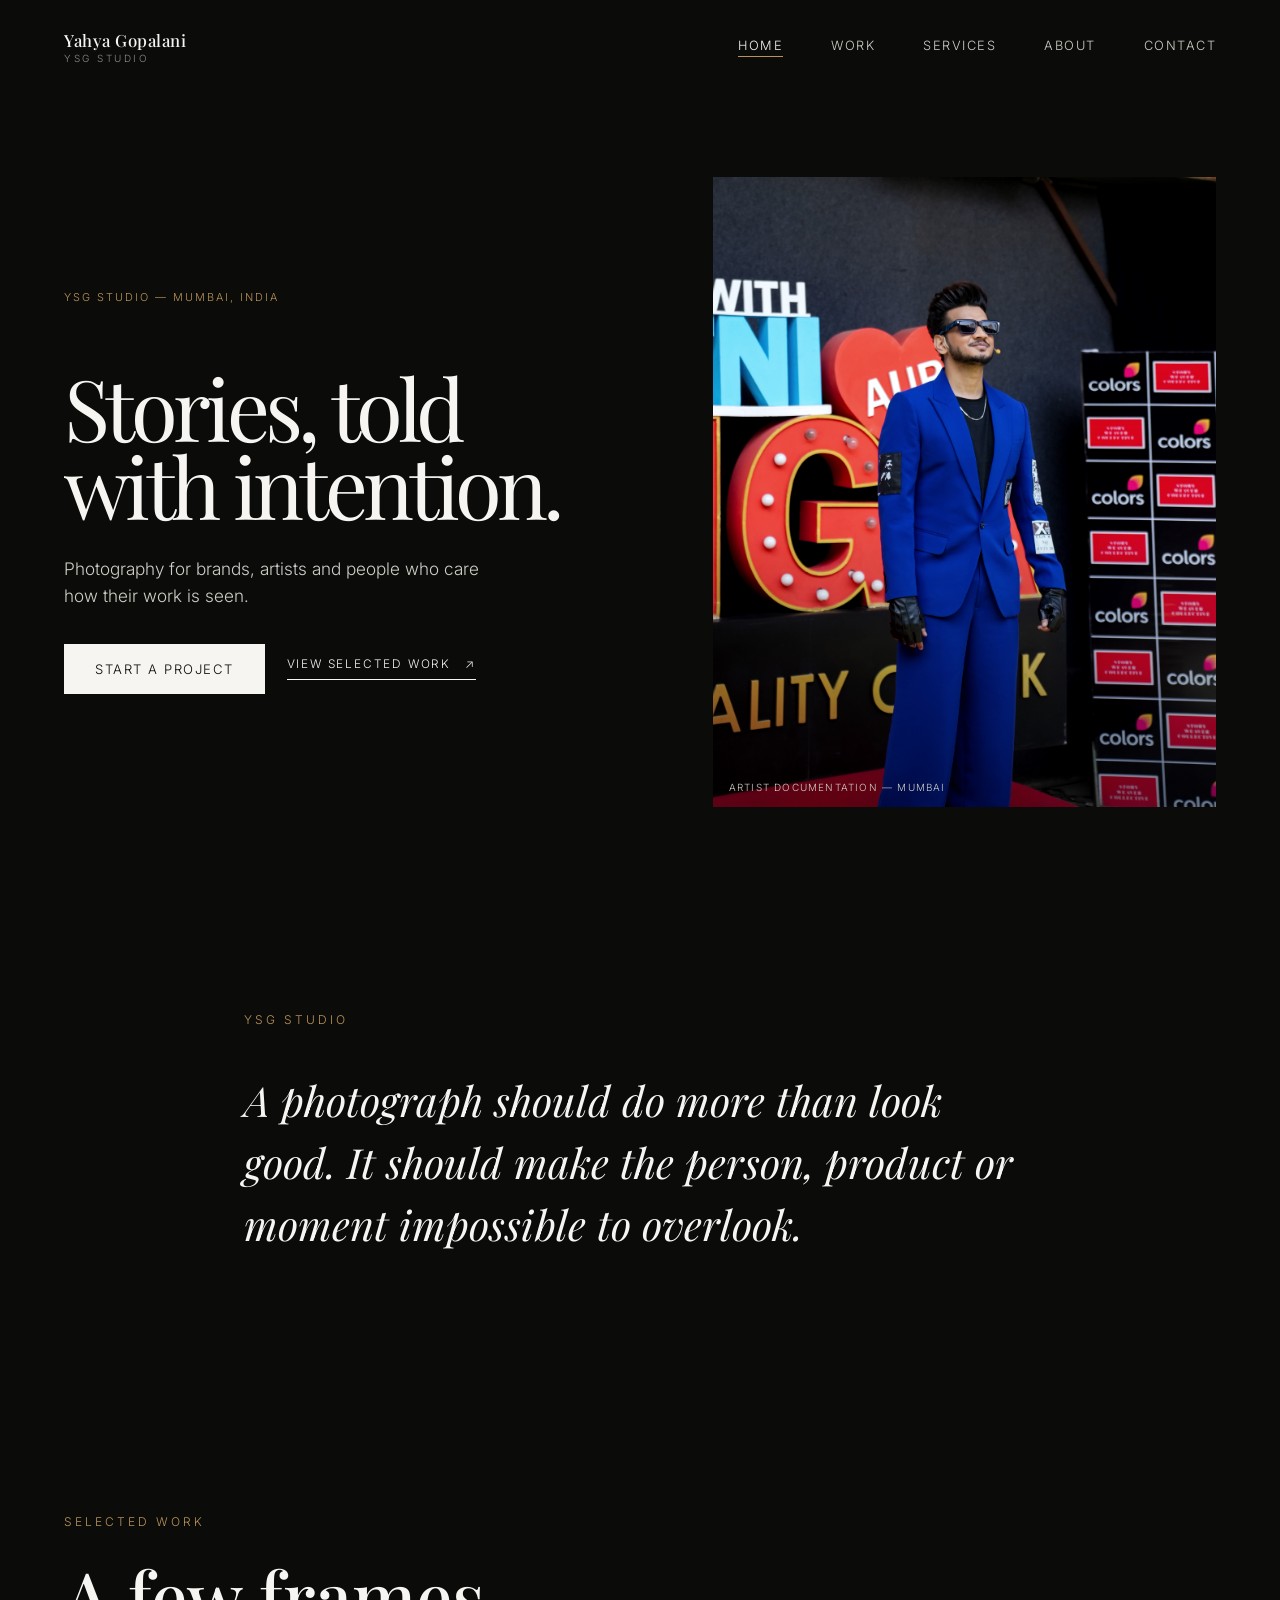
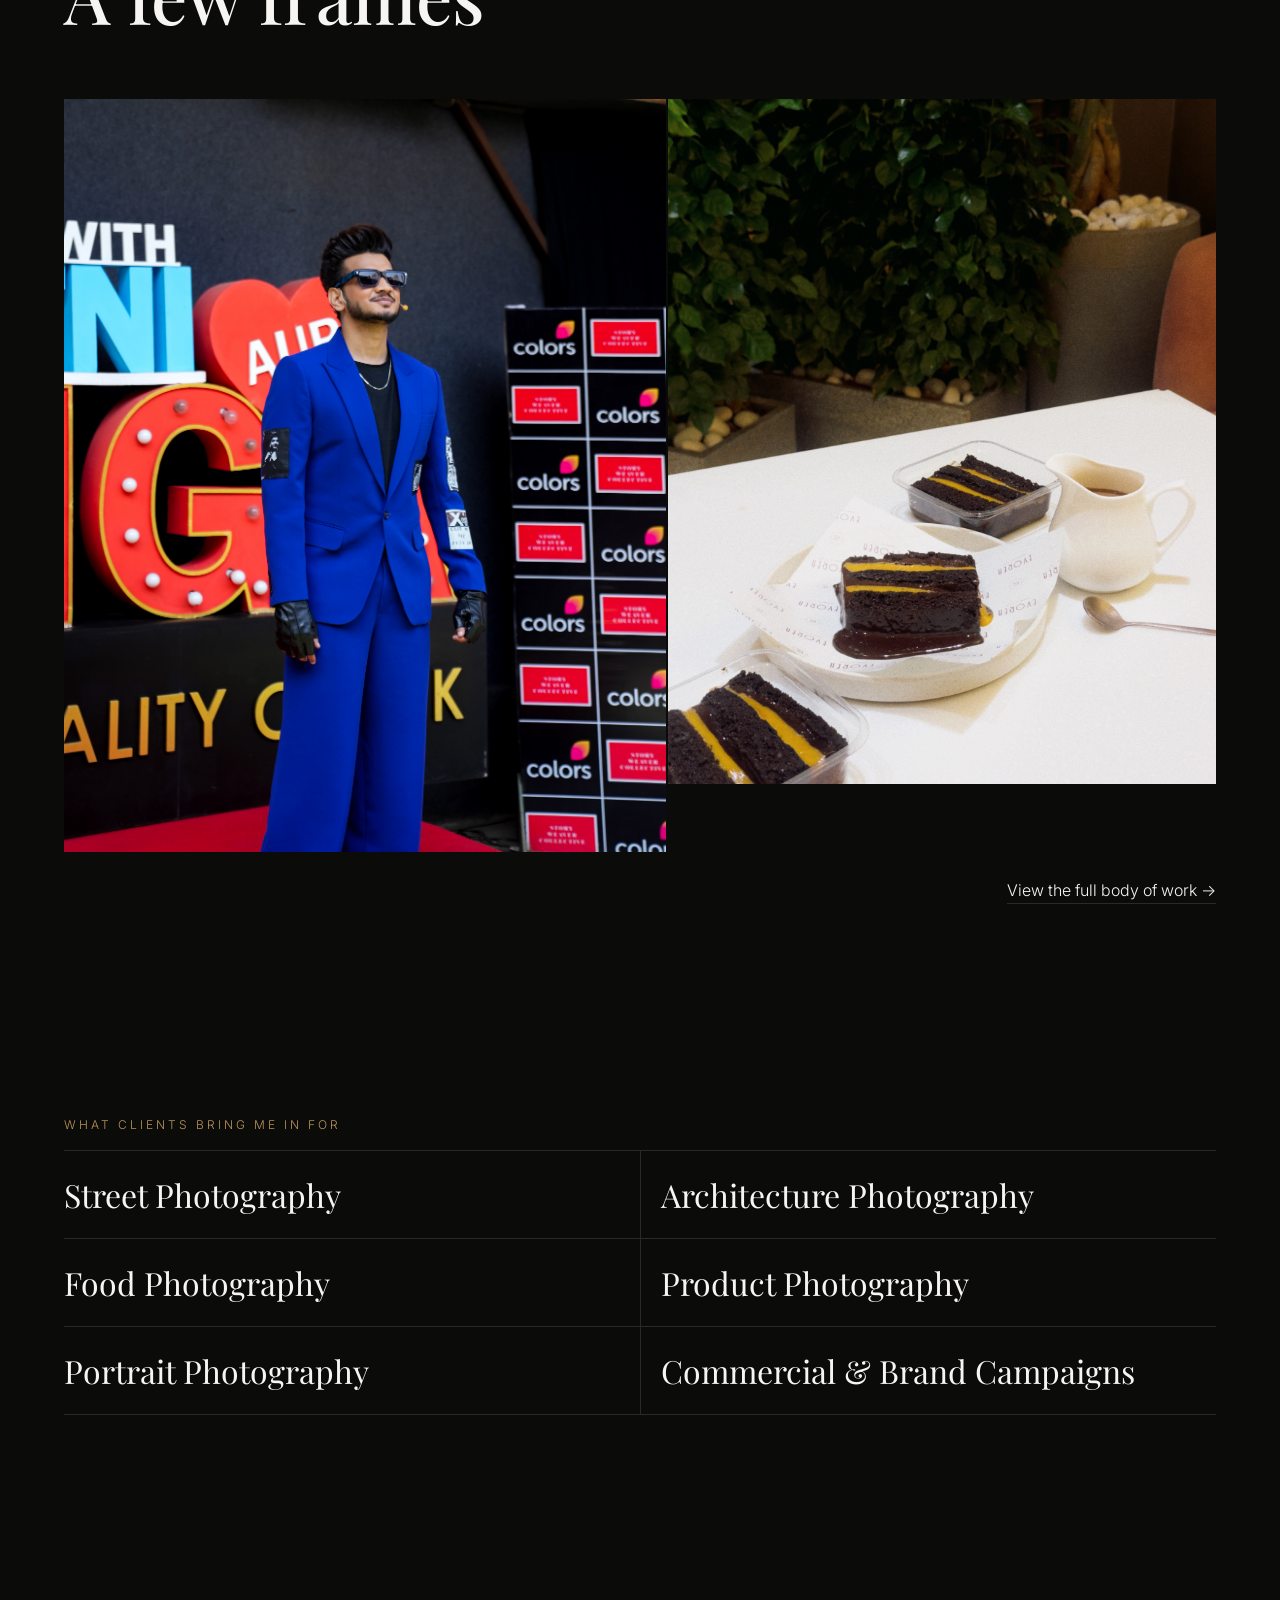
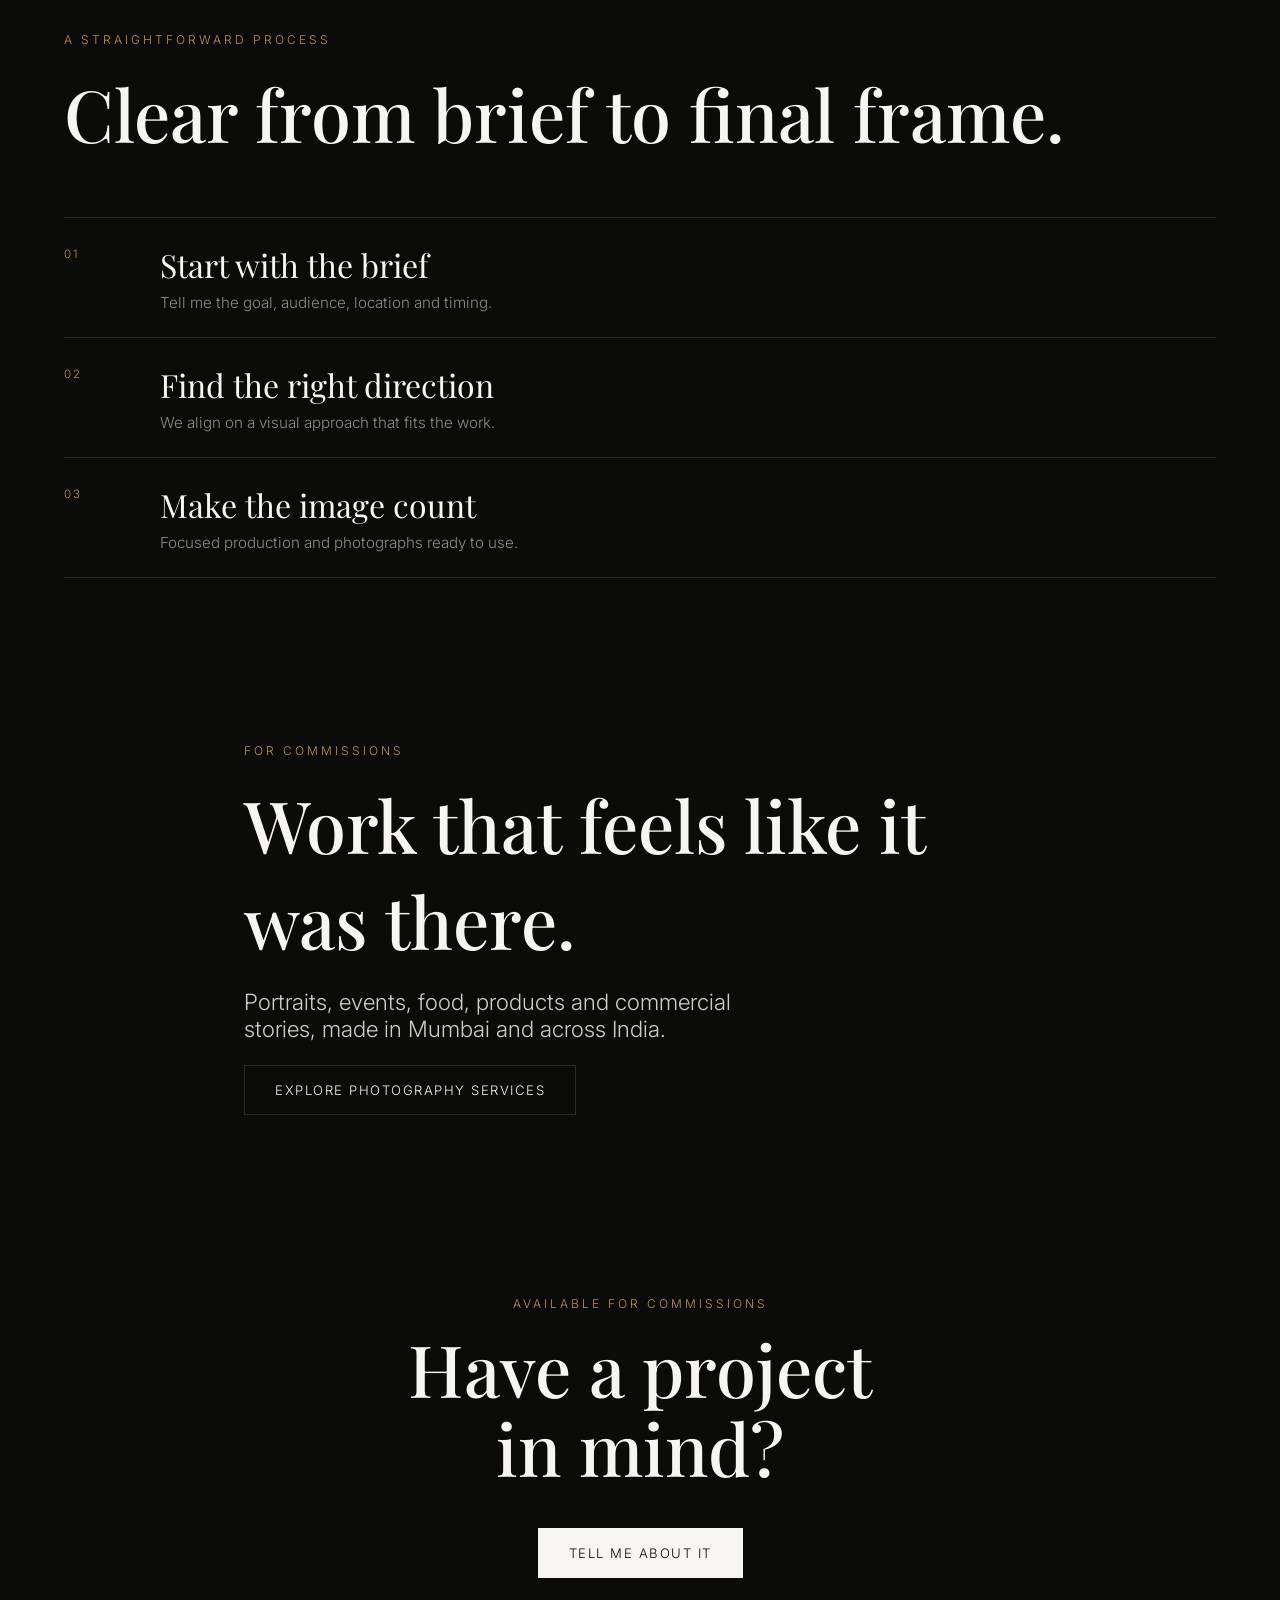
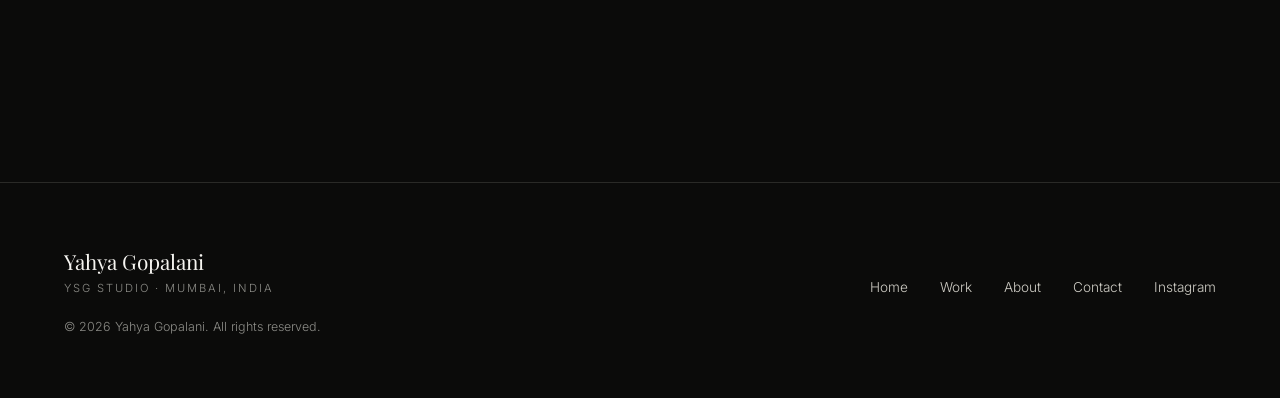
<file: index.html>
<!DOCTYPE html>
<html lang="en">
<head>
<meta charset="UTF-8">
<meta name="viewport" content="width=device-width, initial-scale=1.0">
<title>Yahya Gopalani — Photographer &amp; Visual Artist, Mumbai</title>
 <meta name="description" content="Yahya Gopalani is a Mumbai photographer and visual artist available for portrait, commercial, event, food, product, street and brand photography across India.">
<meta name="robots" content="index, follow, max-image-preview:large">
<meta name="author" content="Yahya Gopalani">
<link rel="canonical" href="https://ysgstudio.in/">
<meta name="theme-color" content="#0b0b0a">

<meta property="og:type" content="website">
<meta property="og:title" content="Yahya Gopalani — Photographer &amp; Visual Artist, Mumbai">
<meta property="og:description" content="Photography and visual art from Mumbai — street, architecture, food, product, portrait, and commercial work.">
<meta property="og:url" content="https://ysgstudio.in/">
<meta property="og:site_name" content="Yahya Gopalani">
<meta name="twitter:card" content="summary_large_image">
<meta name="twitter:title" content="Yahya Gopalani — Photographer &amp; Visual Artist, Mumbai">
<meta name="twitter:description" content="Photography and visual art from Mumbai — street, architecture, food, product, portrait, and commercial work.">

<link rel="preconnect" href="https://fonts.googleapis.com">
<link rel="preconnect" href="https://fonts.gstatic.com" crossorigin>
<link rel="stylesheet" href="css/styles.css">

<script type="application/ld+json">
{
  "@context": "https://schema.org",
  "@type": "Person",
  "name": "Yahya Gopalani",
  "url": "https://ysgstudio.in",
  "jobTitle": "Photographer & Visual Artist",
  "knowsAbout": ["Street Photography","Architecture Photography","Food Photography","Product Photography","Commercial Photography","Portrait Photography","Brand Campaigns"],
  "address": { "@type": "PostalAddress", "addressLocality": "Mumbai", "addressCountry": "IN" },
  "worksFor": { "@type": "Organization", "name": "YSG Studio", "url": "https://ysgstudio.in" },
  "sameAs": [
    "https://instagram.com/yahyaaa.g",
    "https://www.linkedin.com/in/yahyagopalani",
    "https://unsplash.com/@yahyaaag",
    "https://www.behance.net/yahyagopalani",
    "https://about.me/yahyagopalani"
  ]
}
</script>
<script type="application/ld+json">
{
  "@context": "https://schema.org",
  "@type": "WebSite",
  "name": "Yahya Gopalani",
  "url": "https://ysgstudio.in"
}
</script>
</head>
<body>

<a class="skip-link" href="#main">Skip to content</a>

<header class="site-header">
  <div class="wrap nav-inner">
    <a href="index.html" class="brand">
      <span class="name">Yahya Gopalani</span>
      <span class="sub">YSG Studio</span>
    </a>
    <button class="nav-toggle" aria-label="Open menu" aria-expanded="false" aria-controls="nav-links">Menu</button>
    <nav class="nav-links" id="nav-links" aria-label="Primary">
      <a href="index.html" aria-current="page">Home</a>
      <a href="gallery.html">Work</a>
      <a href="services.html">Services</a>
      <a href="about.html">About</a>
      <a href="contact.html">Contact</a>
    </nav>
  </div>
</header>

<main id="main">

  <!-- ============ HERO ============ -->
  <section class="hero hero--studio" aria-label="Introduction">
    <div class="wrap hero-editorial">
      <div class="hero-copy">
        <p class="hero-index">YSG STUDIO — MUMBAI, INDIA</p>
        <h1 class="hero-title">Stories, told<br>with intention.</h1>
        <p class="hero-lead">Photography for brands, artists and people who care how their work is seen.</p>
        <div class="hero-actions"><a class="btn btn-solid" href="contact.html">Start a project</a><a class="hero-link" href="gallery.html">View selected work <span aria-hidden="true">↗</span></a></div>
      </div>
      <figure class="hero-image">
        <img src="images/munawar%201.JPG" alt="Portrait of Munawar Faruqui on stage, photographed by Yahya Gopalani" fetchpriority="high" width="1599" height="1068">
        <figcaption>Artist documentation — Mumbai</figcaption>
      </figure>
    </div>
  </section>

  <!-- ============ INTRO STATEMENT ============ -->
  <section class="section" id="intro">
    <div class="wrap intro-grid">
      <p class="eyebrow reveal">YSG Studio</p>
      <p class="intro-text reveal">A photograph should do more than look good. It should make the person, product or moment impossible to overlook.</p>
    </div>
  </section>

  <!-- ============ SELECTED WORK PREVIEW ============ -->
  <section class="section-tight">
    <div class="wrap">
      <div class="section-head reveal">
        <p class="eyebrow">Selected Work</p>
        <h2 class="section-title">A few frames</h2>
      </div>
    </div>
    <div class="preview-grid reveal">
      <figure class="preview-item preview-tall">
        <img src="images/munawar%201.JPG" ..." ..." alt="Portrait of comedian Munawar Faruqui on stage, shot by Yahya Gopalani" loading="lazy" width="1599" height="1068">
        <figcaption>Munawar Faruqui — Artist Documentation</figcaption>
      </figure>
      <figure class="preview-item">
        <img src="images/evorea%201.JPG"  ... alt="Campaign photography for Evorea by Yahya Gopalani" loading="lazy" width="1600" height="1066">
        <figcaption>Evorea — Brand Campaign</figcaption>
      </figure>
    </div>
    <div class="wrap preview-cta reveal">
      <a href="gallery.html" class="text-link">View the full body of work →</a>
    </div>
  </section>

  <!-- ============ DISCIPLINES ============ -->
  <section class="section">
    <div class="wrap">
      <p class="eyebrow reveal">What clients bring me in for</p>
      <ul class="discipline-list">
        <li class="reveal">Street Photography</li>
        <li class="reveal">Architecture Photography</li>
        <li class="reveal">Food Photography</li>
        <li class="reveal">Product Photography</li>
        <li class="reveal">Portrait Photography</li>
        <li class="reveal">Commercial &amp; Brand Campaigns</li>
      </ul>
    </div>
  </section>

  <section class="section-tight client-process">
    <div class="wrap">
      <div class="section-head reveal"><p class="eyebrow">A straightforward process</p><h2 class="section-title">Clear from brief to final frame.</h2></div>
      <ol class="process-list">
        <li class="reveal"><span>01</span><div><h3>Start with the brief</h3><p>Tell me the goal, audience, location and timing.</p></div></li>
        <li class="reveal"><span>02</span><div><h3>Find the right direction</h3><p>We align on a visual approach that fits the work.</p></div></li>
        <li class="reveal"><span>03</span><div><h3>Make the image count</h3><p>Focused production and photographs ready to use.</p></div></li>
      </ol>
    </div>
  </section>

  <section class="section-tight">
    <div class="wrap intro-grid">
      <p class="eyebrow reveal">For commissions</p>
      <h2 class="section-title reveal">Work that feels like it was there.</h2>
      <p class="contact-lead reveal">Portraits, events, food, products and commercial stories, made in Mumbai and across India.</p>
      <p class="reveal"><a href="services.html" class="btn">Explore photography services</a></p>
    </div>
  </section>

  <!-- ============ CTA ============ -->
  <section class="section-tight">
    <div class="wrap cta-block reveal">
      <p class="eyebrow">Available for commissions</p>
      <h2 class="cta-title">Have a project<br>in mind?</h2>
      <a href="contact.html" class="btn btn-solid">Tell me about it</a>
    </div>
  </section>

</main>

<section class="studio-modal" id="social-media-modal" role="dialog" aria-modal="true" aria-labelledby="social-media-modal-title" aria-describedby="social-media-modal-copy" aria-hidden="true" hidden>
  <div class="studio-modal__backdrop" data-modal-close></div>
  <div class="studio-modal__panel" role="document">
    <button class="studio-modal__close" type="button" aria-label="Close announcement" data-modal-close>×</button>
    <p class="studio-modal__eyebrow">YSG Studio · Now available</p>
    <h2 id="social-media-modal-title">More Than<br>Just Photography</h2>
    <p id="social-media-modal-copy">YSG Studio now offers full-service Social Media Page Management and Custom Reel creation to elevate your brand.</p>
    <a class="btn btn-solid studio-modal__cta" href="contact.html">Inquire Now <span aria-hidden="true">↗</span></a>
  </div>
</section>

<footer class="site-footer">
  <div class="wrap footer-grid">
    <div class="footer-brand">
      <div class="name">Yahya Gopalani</div>
      <div class="sub">YSG Studio · Mumbai, India</div>
    </div>
    <nav class="footer-links" aria-label="Footer">
      <a href="index.html">Home</a>
      <a href="gallery.html">Work</a>
      <a href="about.html">About</a>
      <a href="contact.html">Contact</a>
      <a href="https://instagram.com/yahyaaa.g" target="_blank" rel="noopener">Instagram</a>
    </nav>
  </div>
  <div class="wrap footer-meta" style="margin-top:24px;">&copy; <span id="year"></span> Yahya Gopalani. All rights reserved.</div>
</footer>

<script src="js/main.js"></script>
<script src="js/social-media-modal.js"></script>
<script>document.getElementById('year').textContent = new Date().getFullYear();</script>
</body>
</html>
</file>
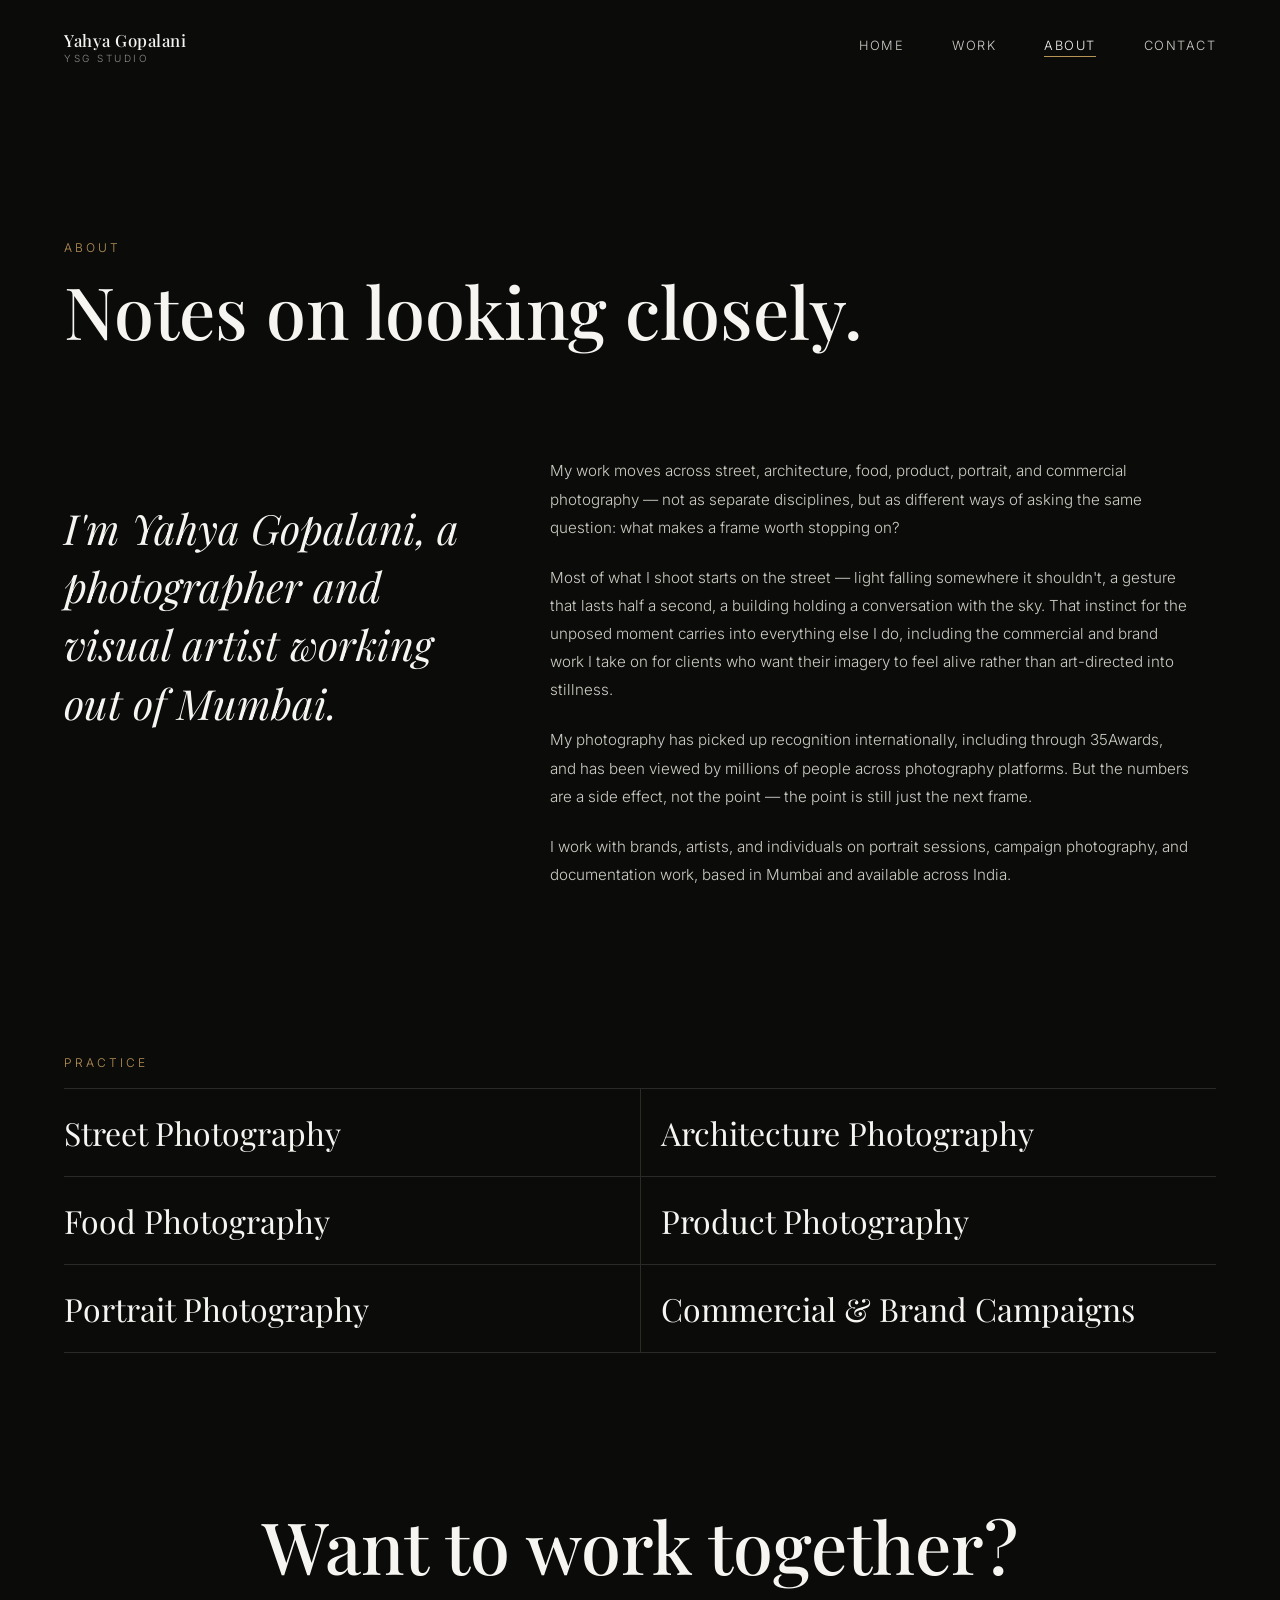
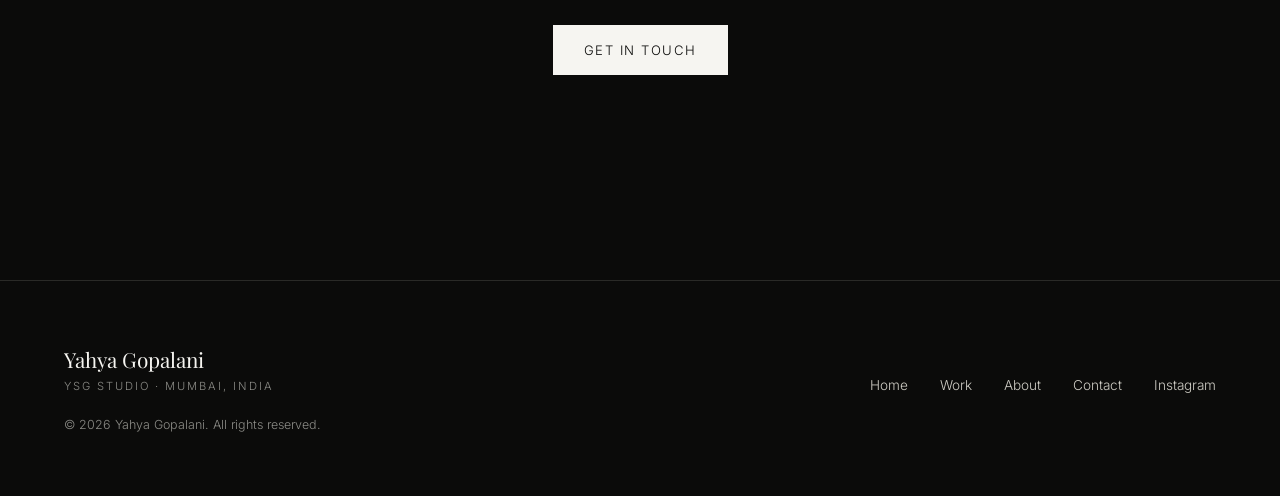
<file: about.html>
<!DOCTYPE html>
<html lang="en">
<head>
<meta charset="UTF-8">
<meta name="viewport" content="width=device-width, initial-scale=1.0">
<title>About — Yahya Gopalani, Photographer Mumbai</title>
<meta name="description" content="Meet Yahya Gopalani, a Mumbai photographer and visual artist creating street, portrait, commercial, product, food and brand photography across India.">
<meta name="robots" content="index, follow, max-image-preview:large">
<meta name="author" content="Yahya Gopalani">
<link rel="canonical" href="https://ysgstudio.in/about.html">
<meta name="theme-color" content="#0b0b0a">

<meta property="og:type" content="profile">
<meta property="og:title" content="About — Yahya Gopalani">
<meta property="og:description" content="Photographer and visual artist based in Mumbai, India.">
<meta property="og:url" content="https://ysgstudio.in/about.html">
<meta name="twitter:card" content="summary_large_image">

<link rel="preconnect" href="https://fonts.googleapis.com">
<link rel="preconnect" href="https://fonts.gstatic.com" crossorigin>
<link rel="stylesheet" href="css/styles.css">

<script type="application/ld+json">
{
  "@context": "https://schema.org",
  "@type": "BreadcrumbList",
  "itemListElement": [
    { "@type": "ListItem", "position": 1, "name": "Home", "item": "https://ysgstudio.in/" },
    { "@type": "ListItem", "position": 2, "name": "About", "item": "https://ysgstudio.in/about.html" }
  ]
}
</script>
</head>
<body>

<a class="skip-link" href="#main">Skip to content</a>

<header class="site-header">
  <div class="wrap nav-inner">
    <a href="index.html" class="brand">
      <span class="name">Yahya Gopalani</span>
      <span class="sub">YSG Studio</span>
    </a>
    <button class="nav-toggle" aria-label="Open menu" aria-expanded="false" aria-controls="nav-links">Menu</button>
    <nav class="nav-links" id="nav-links" aria-label="Primary">
      <a href="index.html">Home</a>
      <a href="gallery.html">Work</a>
      <a href="about.html" aria-current="page">About</a>
      <a href="contact.html">Contact</a>
    </nav>
  </div>
</header>

<main id="main">

  <section class="section about-hero">
    <div class="wrap">
      <p class="eyebrow reveal">About</p>
      <h1 class="about-title reveal">Notes on looking closely.</h1>
    </div>
  </section>

  <section class="section-tight">
    <div class="wrap about-grid">
      <div class="about-lead-col reveal">
        <p class="about-lead">I'm Yahya Gopalani, a photographer and visual artist working out of Mumbai.</p>
      </div>
      <div class="about-body-col reveal">
        <p>My work moves across street, architecture, food, product, portrait, and commercial photography — not as separate disciplines, but as different ways of asking the same question: what makes a frame worth stopping on?</p>
        <p>Most of what I shoot starts on the street — light falling somewhere it shouldn't, a gesture that lasts half a second, a building holding a conversation with the sky. That instinct for the unposed moment carries into everything else I do, including the commercial and brand work I take on for clients who want their imagery to feel alive rather than art-directed into stillness.</p>
        <p>My photography has picked up recognition internationally, including through 35Awards, and has been viewed by millions of people across photography platforms. But the numbers are a side effect, not the point — the point is still just the next frame.</p>
        <p>I work with brands, artists, and individuals on portrait sessions, campaign photography, and documentation work, based in Mumbai and available across India.</p>
      </div>
    </div>
  </section>

  <section class="section-tight">
    <div class="wrap">
      <p class="eyebrow reveal">Practice</p>
      <ul class="discipline-list reveal">
        <li>Street Photography</li>
        <li>Architecture Photography</li>
        <li>Food Photography</li>
        <li>Product Photography</li>
        <li>Portrait Photography</li>
        <li>Commercial &amp; Brand Campaigns</li>
      </ul>
    </div>
  </section>

  <section class="section-tight">
    <div class="wrap cta-block reveal">
      <h2 class="cta-title">Want to work together?</h2>
      <a href="contact.html" class="btn btn-solid">Get in touch</a>
    </div>
  </section>

</main>

<footer class="site-footer">
  <div class="wrap footer-grid">
    <div class="footer-brand">
      <div class="name">Yahya Gopalani</div>
      <div class="sub">YSG Studio · Mumbai, India</div>
    </div>
    <nav class="footer-links" aria-label="Footer">
      <a href="index.html">Home</a>
      <a href="gallery.html">Work</a>
      <a href="about.html">About</a>
      <a href="contact.html">Contact</a>
      <a href="https://instagram.com/yahyaaa.g" target="_blank" rel="noopener">Instagram</a>
    </nav>
  </div>
  <div class="wrap footer-meta" style="margin-top:24px;">&copy; <span id="year"></span> Yahya Gopalani. All rights reserved.</div>
</footer>

<script src="js/main.js"></script>
<script>document.getElementById('year').textContent = new Date().getFullYear();</script>
</body>
</html>
</file>
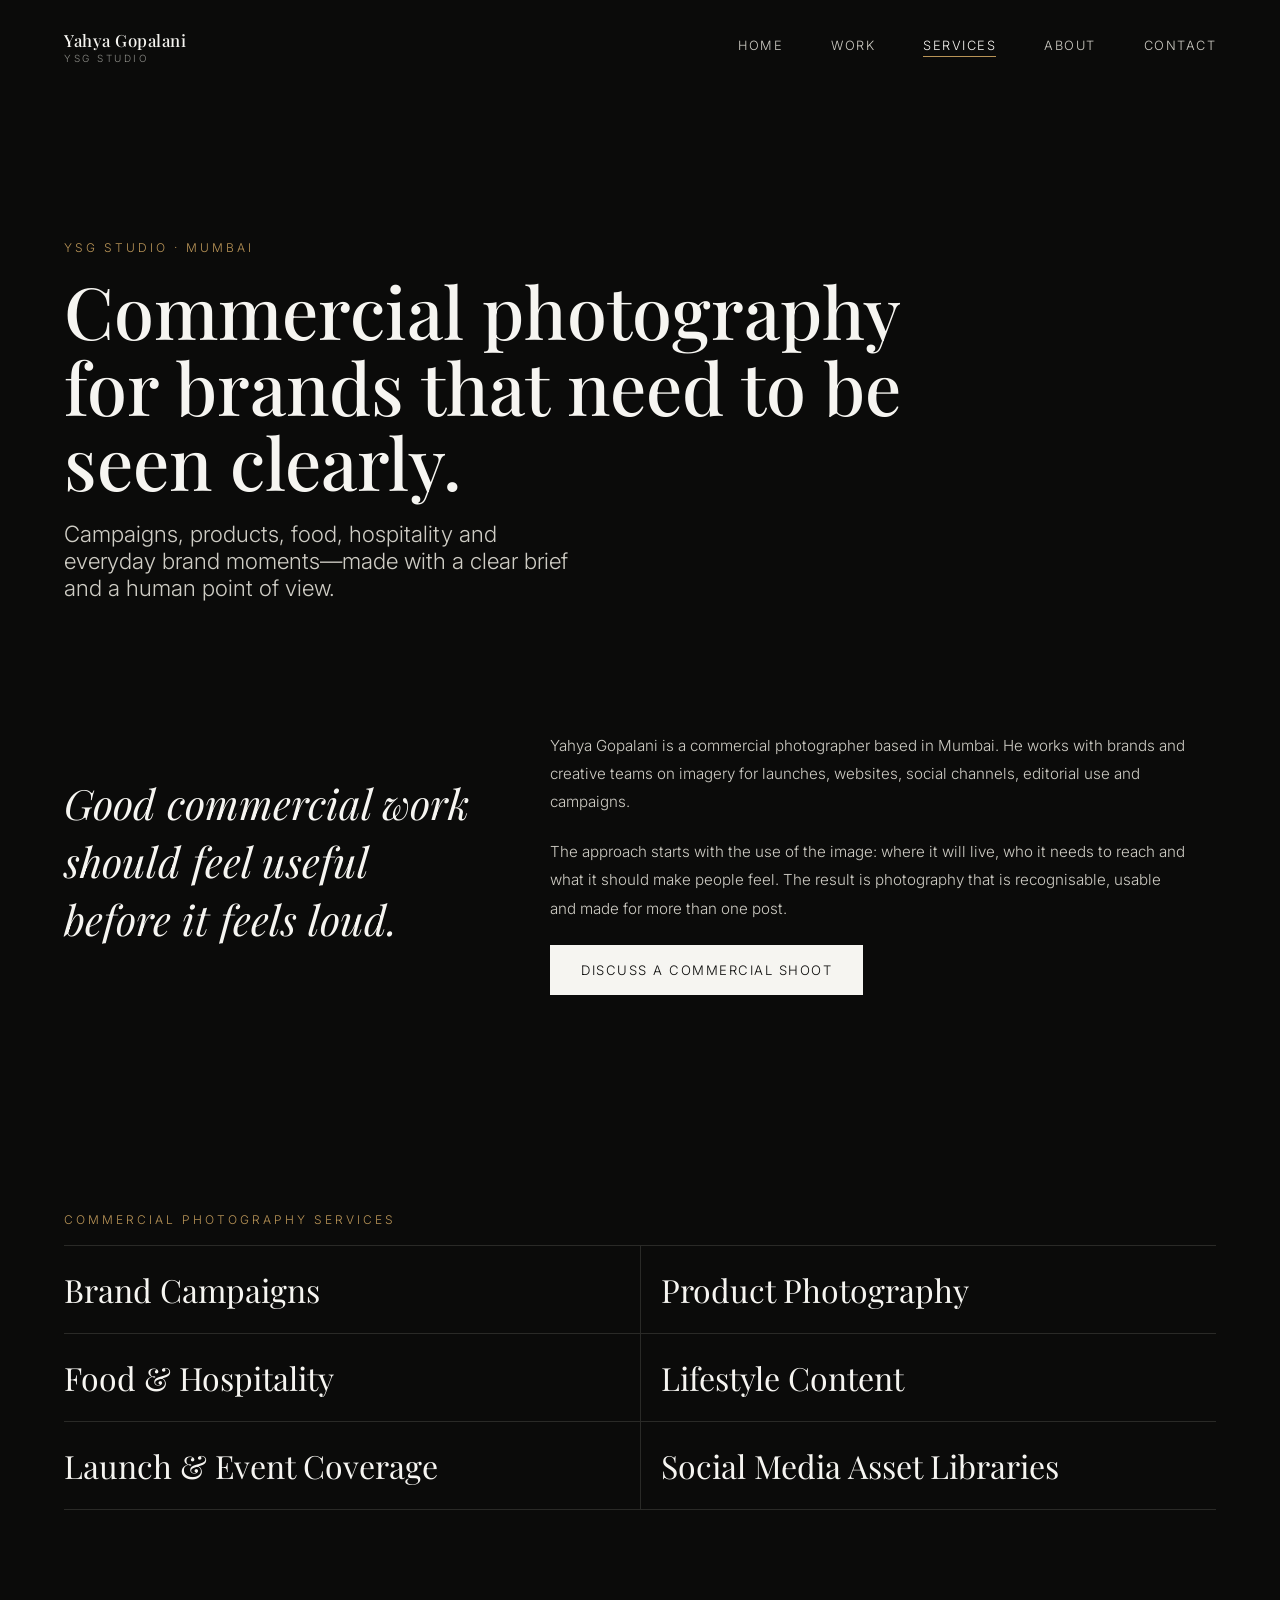
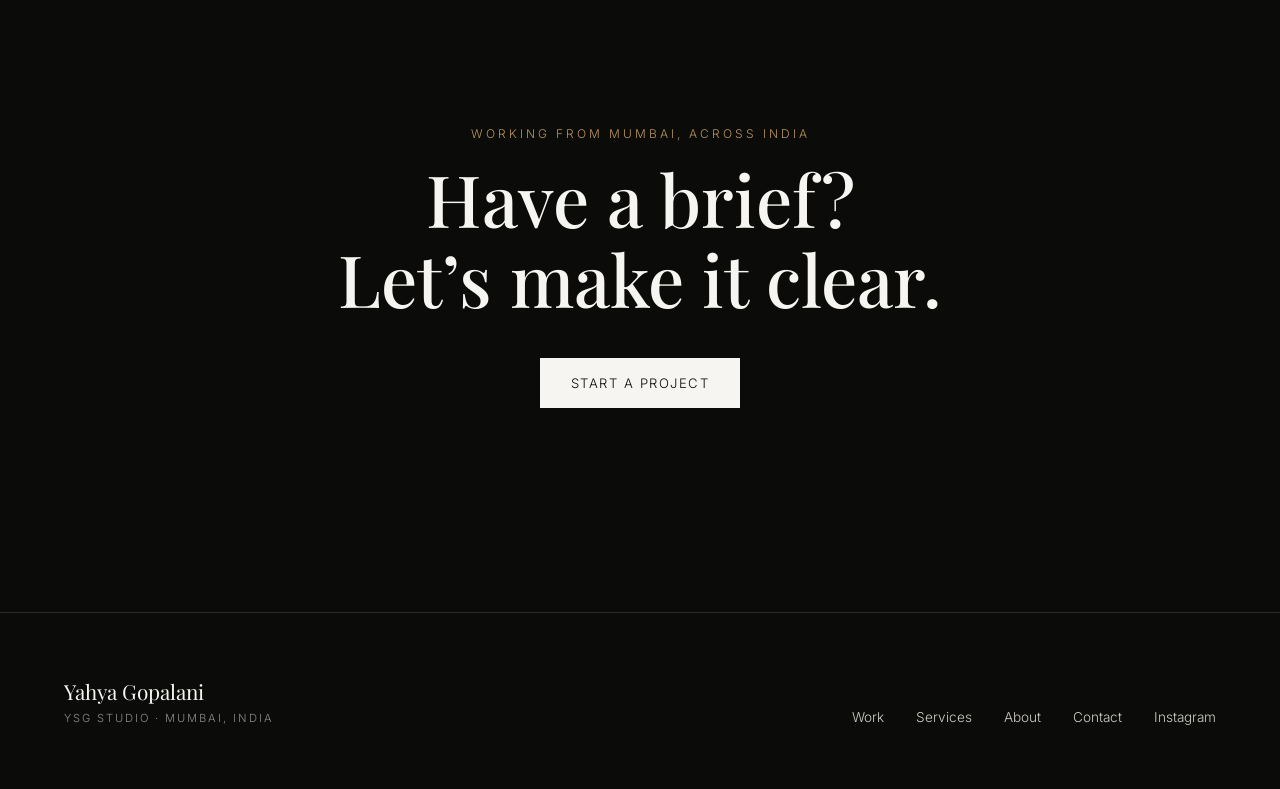
<file: commercial-photography-mumbai.html>
<!DOCTYPE html>
<html lang="en">
<head>
<meta charset="UTF-8">
<meta name="viewport" content="width=device-width, initial-scale=1.0">
<title>Commercial Photographer in Mumbai | Yahya Gopalani | YSG Studio</title>
<meta name="description" content="Yahya Gopalani is a commercial photographer in Mumbai creating campaign, brand, product, food and lifestyle photography for businesses across India.">
<meta name="author" content="Yahya Gopalani"><meta name="robots" content="index, follow, max-image-preview:large">
<link rel="canonical" href="https://ysgstudio.in/commercial-photography-mumbai.html">
<meta property="og:type" content="website"><meta property="og:title" content="Commercial Photographer in Mumbai | Yahya Gopalani"><meta property="og:description" content="Campaign, brand, product and lifestyle photography from YSG Studio."><meta property="og:url" content="https://ysgstudio.in/commercial-photography-mumbai.html"><meta property="og:site_name" content="YSG Studio"><meta name="twitter:card" content="summary_large_image">
<link rel="stylesheet" href="css/styles.css">
<script type="application/ld+json">
{"@context":"https://schema.org","@type":"Service","name":"Commercial Photography in Mumbai","url":"https://ysgstudio.in/commercial-photography-mumbai.html","description":"Commercial, campaign, product, food and lifestyle photography by Yahya Gopalani in Mumbai.","provider":{"@type":"ProfessionalService","name":"YSG Studio","url":"https://ysgstudio.in/","address":{"@type":"PostalAddress","addressLocality":"Mumbai","addressCountry":"IN"}},"areaServed":[{"@type":"City","name":"Mumbai"},{"@type":"Country","name":"India"}],"serviceType":"Commercial Photography"}
</script>
</head>
<body>
<a class="skip-link" href="#main">Skip to content</a>
<header class="site-header"><div class="wrap nav-inner"><a href="index.html" class="brand"><span class="name">Yahya Gopalani</span><span class="sub">YSG Studio</span></a><button class="nav-toggle" aria-label="Toggle menu" aria-expanded="false" aria-controls="nav-links">Menu</button><nav class="nav-links" id="nav-links" aria-label="Primary"><a href="index.html">Home</a><a href="gallery.html">Work</a><a href="services.html" aria-current="page">Services</a><a href="about.html">About</a><a href="contact.html">Contact</a></nav></div></header>
<main id="main">
<section class="section about-hero"><div class="wrap"><p class="eyebrow">YSG Studio · Mumbai</p><h1 class="about-title">Commercial photography for brands that need to be seen clearly.</h1><p class="contact-lead">Campaigns, products, food, hospitality and everyday brand moments—made with a clear brief and a human point of view.</p></div></section>
<section class="section-tight"><div class="wrap about-grid"><div class="about-lead-col"><p class="about-lead">Good commercial work should feel useful before it feels loud.</p></div><div class="about-body-col"><p>Yahya Gopalani is a commercial photographer based in Mumbai. He works with brands and creative teams on imagery for launches, websites, social channels, editorial use and campaigns.</p><p>The approach starts with the use of the image: where it will live, who it needs to reach and what it should make people feel. The result is photography that is recognisable, usable and made for more than one post.</p><a class="btn btn-solid" href="contact.html">Discuss a commercial shoot</a></div></div></section>
<section class="section"><div class="wrap"><p class="eyebrow">Commercial photography services</p><ul class="discipline-list"><li>Brand Campaigns</li><li>Product Photography</li><li>Food &amp; Hospitality</li><li>Lifestyle Content</li><li>Launch &amp; Event Coverage</li><li>Social Media Asset Libraries</li></ul></div></section>
<section class="section-tight"><div class="wrap cta-block"><p class="eyebrow">Working from Mumbai, across India</p><h2 class="cta-title">Have a brief?<br>Let’s make it clear.</h2><a class="btn btn-solid" href="contact.html">Start a project</a></div></section>
</main>
<footer class="site-footer"><div class="wrap footer-grid"><div class="footer-brand"><div class="name">Yahya Gopalani</div><div class="sub">YSG Studio · Mumbai, India</div></div><nav class="footer-links" aria-label="Footer"><a href="gallery.html">Work</a><a href="services.html">Services</a><a href="about.html">About</a><a href="contact.html">Contact</a><a href="https://instagram.com/yahyaaa.g" target="_blank" rel="noopener me">Instagram</a></nav></div></footer><script src="js/main.js"></script>
</body>
</html>
</file>
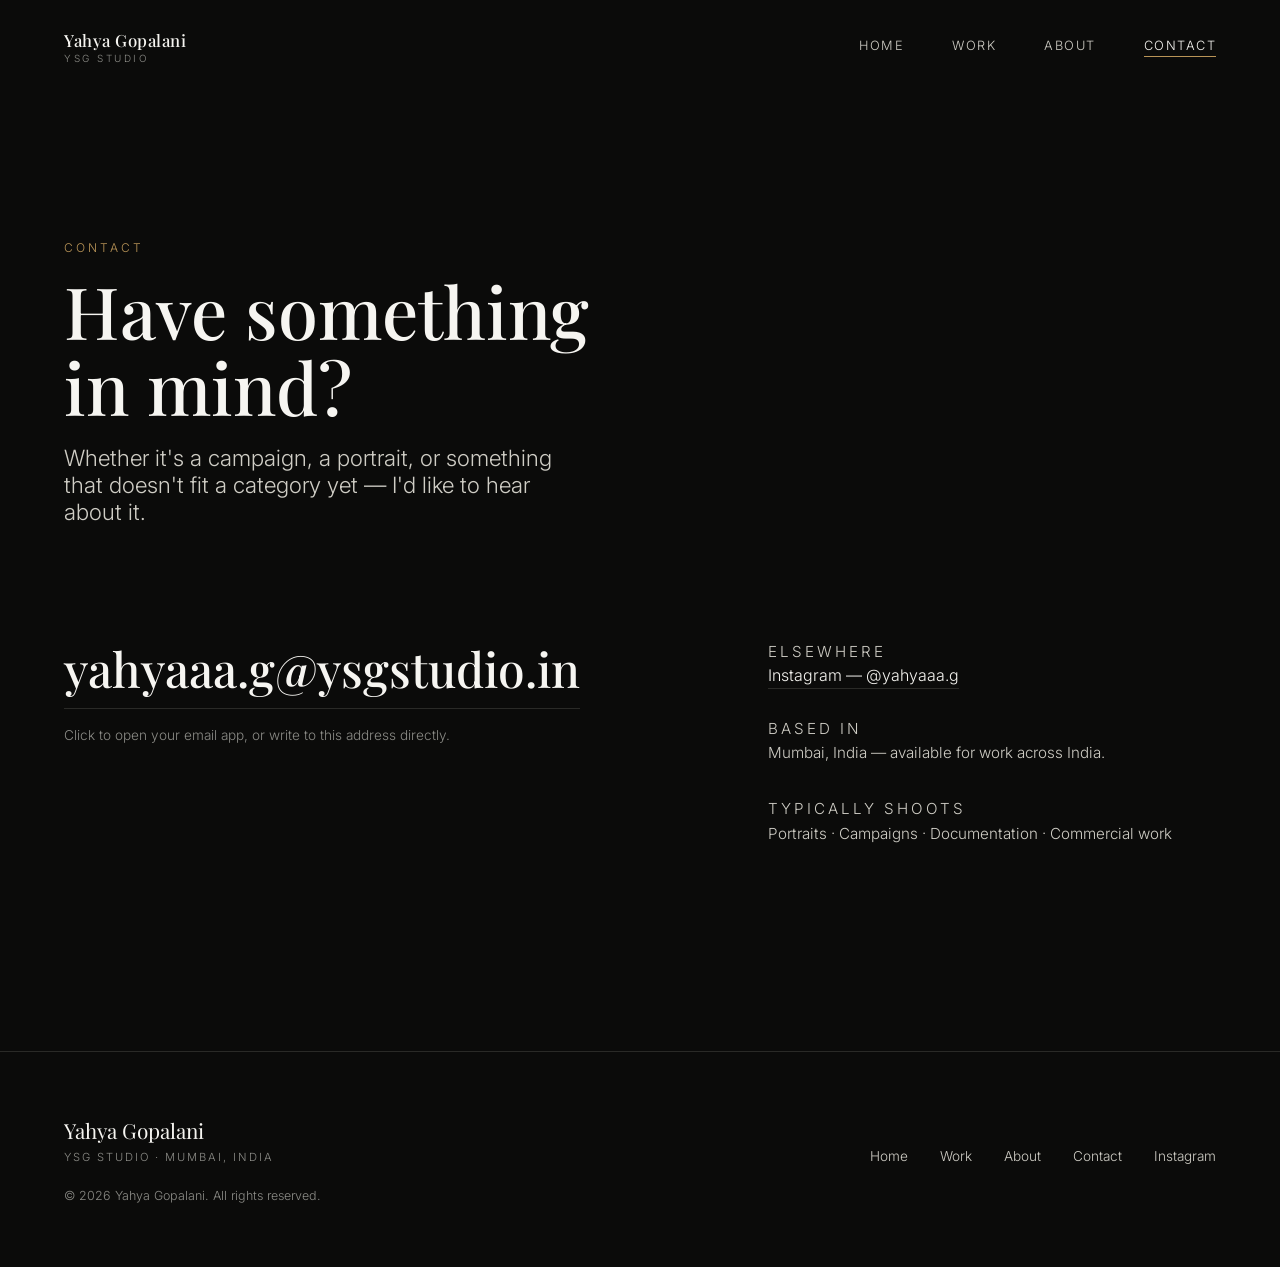
<file: contact.html>
<!DOCTYPE html>
<html lang="en">
<head>
<meta charset="UTF-8">
<meta name="viewport" content="width=device-width, initial-scale=1.0">
<title>Contact — Yahya Gopalani, Photographer Mumbai</title>
 <meta name="description" content="Contact Yahya Gopalani for photography commissions, portraits, events, commercial campaigns, brand shoots and collaborations in Mumbai or across India.">
<meta name="robots" content="index, follow, max-image-preview:large">
<meta name="author" content="Yahya Gopalani">
<link rel="canonical" href="https://ysgstudio.in/contact.html">
<meta name="theme-color" content="#0b0b0a">

<meta property="og:type" content="website">
<meta property="og:title" content="Contact — Yahya Gopalani">
<meta property="og:description" content="Get in touch for photography commissions and collaborations.">
<meta property="og:url" content="https://ysgstudio.in/contact.html">
<meta name="twitter:card" content="summary">

<link rel="preconnect" href="https://fonts.googleapis.com">
<link rel="preconnect" href="https://fonts.gstatic.com" crossorigin>
<link rel="stylesheet" href="css/styles.css">

<script type="application/ld+json">
{
  "@context": "https://schema.org",
  "@type": "BreadcrumbList",
  "itemListElement": [
    { "@type": "ListItem", "position": 1, "name": "Home", "item": "https://ysgstudio.in/" },
    { "@type": "ListItem", "position": 2, "name": "Contact", "item": "https://ysgstudio.in/contact.html" }
  ]
}
</script>
</head>
<body>

<a class="skip-link" href="#main">Skip to content</a>

<header class="site-header">
  <div class="wrap nav-inner">
    <a href="index.html" class="brand">
      <span class="name">Yahya Gopalani</span>
      <span class="sub">YSG Studio</span>
    </a>
    <button class="nav-toggle" aria-label="Open menu" aria-expanded="false" aria-controls="nav-links">Menu</button>
    <nav class="nav-links" id="nav-links" aria-label="Primary">
      <a href="index.html">Home</a>
      <a href="gallery.html">Work</a>
      <a href="about.html">About</a>
      <a href="contact.html" aria-current="page">Contact</a>
    </nav>
  </div>
</header>

<main id="main">

  <section class="section contact-hero">
    <div class="wrap">
      <p class="eyebrow reveal">Contact</p>
      <h1 class="about-title reveal">Have something<br>in mind?</h1>
      <p class="contact-lead reveal">Whether it's a campaign, a portrait, or something that doesn't fit a category yet — I'd like to hear about it.</p>
    </div>
  </section>

  <section class="section-tight">
    <div class="wrap contact-grid">
      <div class="contact-primary reveal">
        <a class="contact-email" href="mailto:yahyaaa.g@ysgstudio.in">
          yahyaaa.g@ysgstudio.in
        </a>
        <span class="contact-hint">Click to open your email app, or write to this address directly.</span>
      </div>

      <div class="contact-secondary reveal">
        <div class="contact-block">
          <p class="eyebrow">Elsewhere</p>
          <a href="https://instagram.com/yahyaaa.g" class="text-link" target="_blank" rel="noopener">Instagram — @yahyaaa.g</a>
        </div>
        <div class="contact-block">
          <p class="eyebrow">Based in</p>
          <p>Mumbai, India — available for work across India.</p>
        </div>
        <div class="contact-block">
          <p class="eyebrow">Typically shoots</p>
          <p>Portraits · Campaigns · Documentation · Commercial work</p>
        </div>
      </div>
    </div>
  </section>

</main>

<footer class="site-footer">
  <div class="wrap footer-grid">
    <div class="footer-brand">
      <div class="name">Yahya Gopalani</div>
      <div class="sub">YSG Studio · Mumbai, India</div>
    </div>
    <nav class="footer-links" aria-label="Footer">
      <a href="index.html">Home</a>
      <a href="gallery.html">Work</a>
      <a href="about.html">About</a>
      <a href="contact.html">Contact</a>
      <a href="https://instagram.com/yahyaaa.g" target="_blank" rel="noopener">Instagram</a>
    </nav>
  </div>
  <div class="wrap footer-meta" style="margin-top:24px;">&copy; <span id="year"></span> Yahya Gopalani. All rights reserved.</div>
</footer>

<script src="js/main.js"></script>
<script>document.getElementById('year').textContent = new Date().getFullYear();</script>
</body>
</html>
</file>
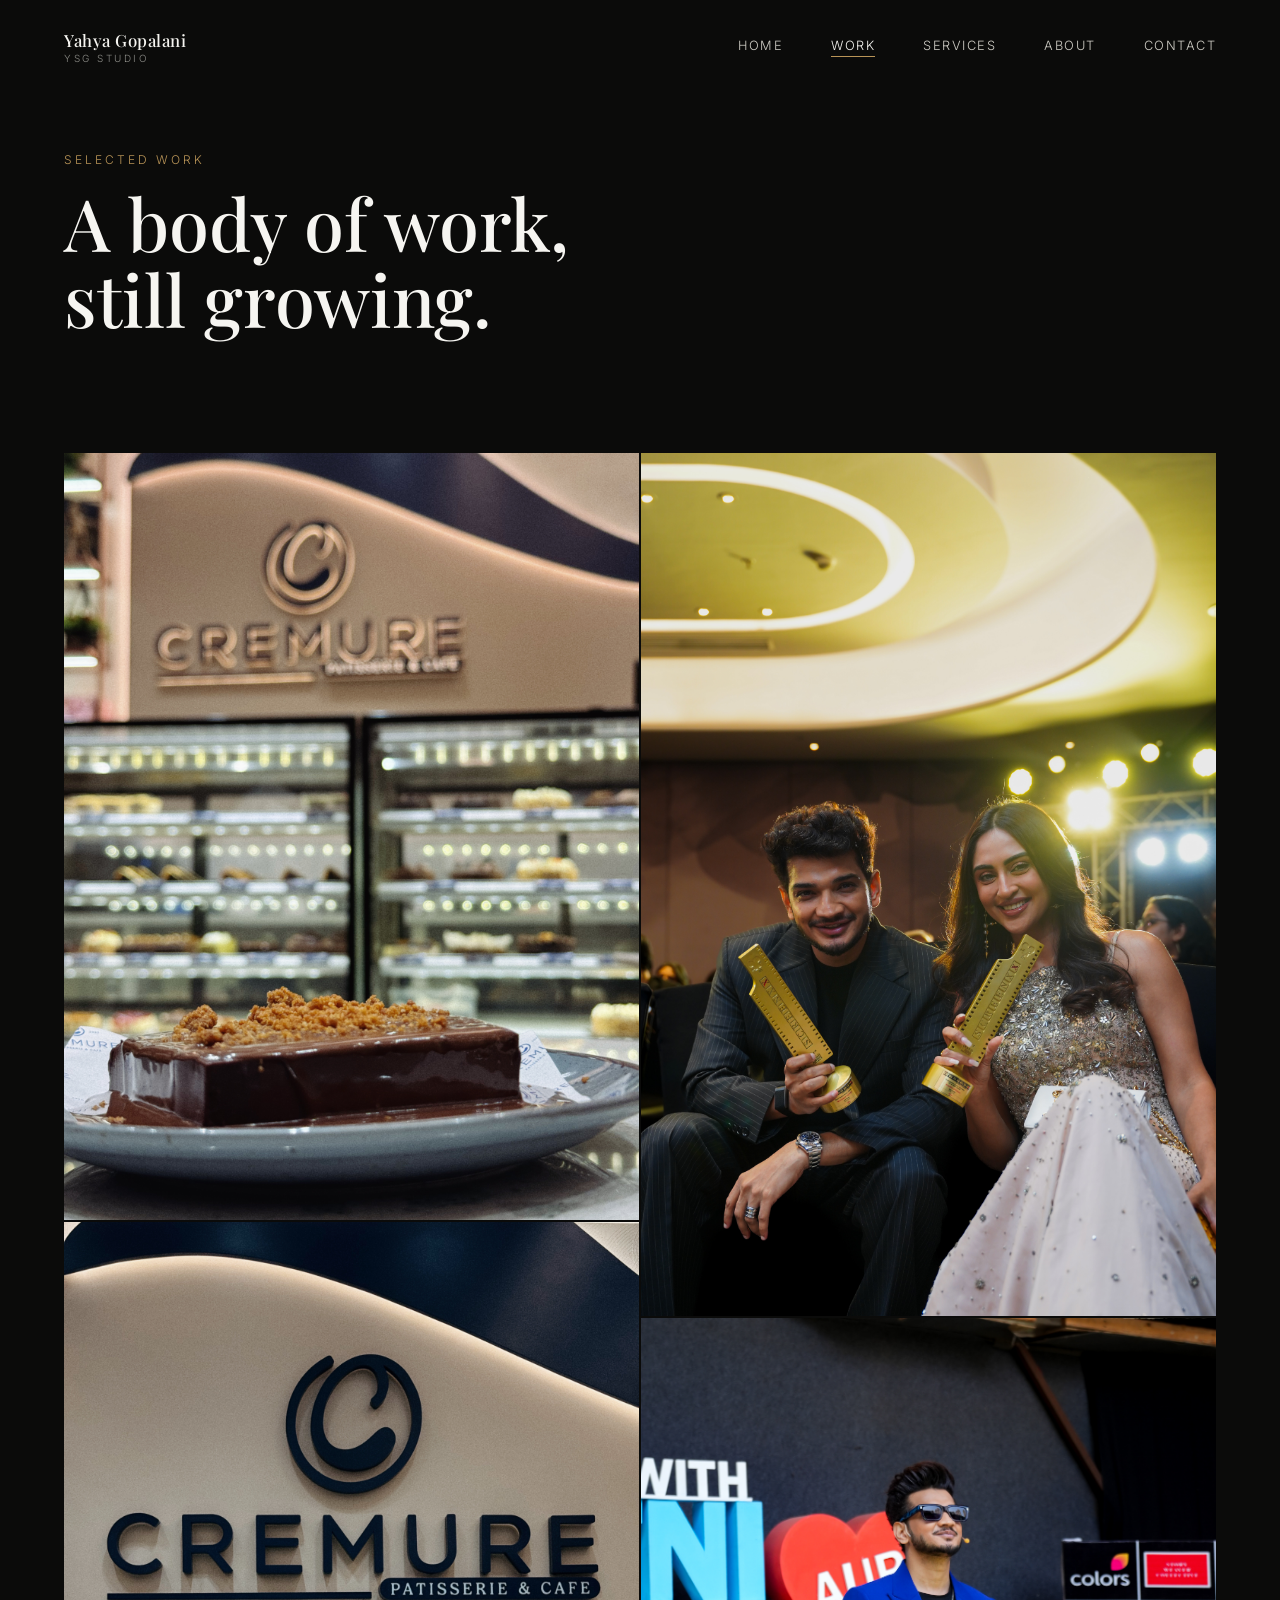
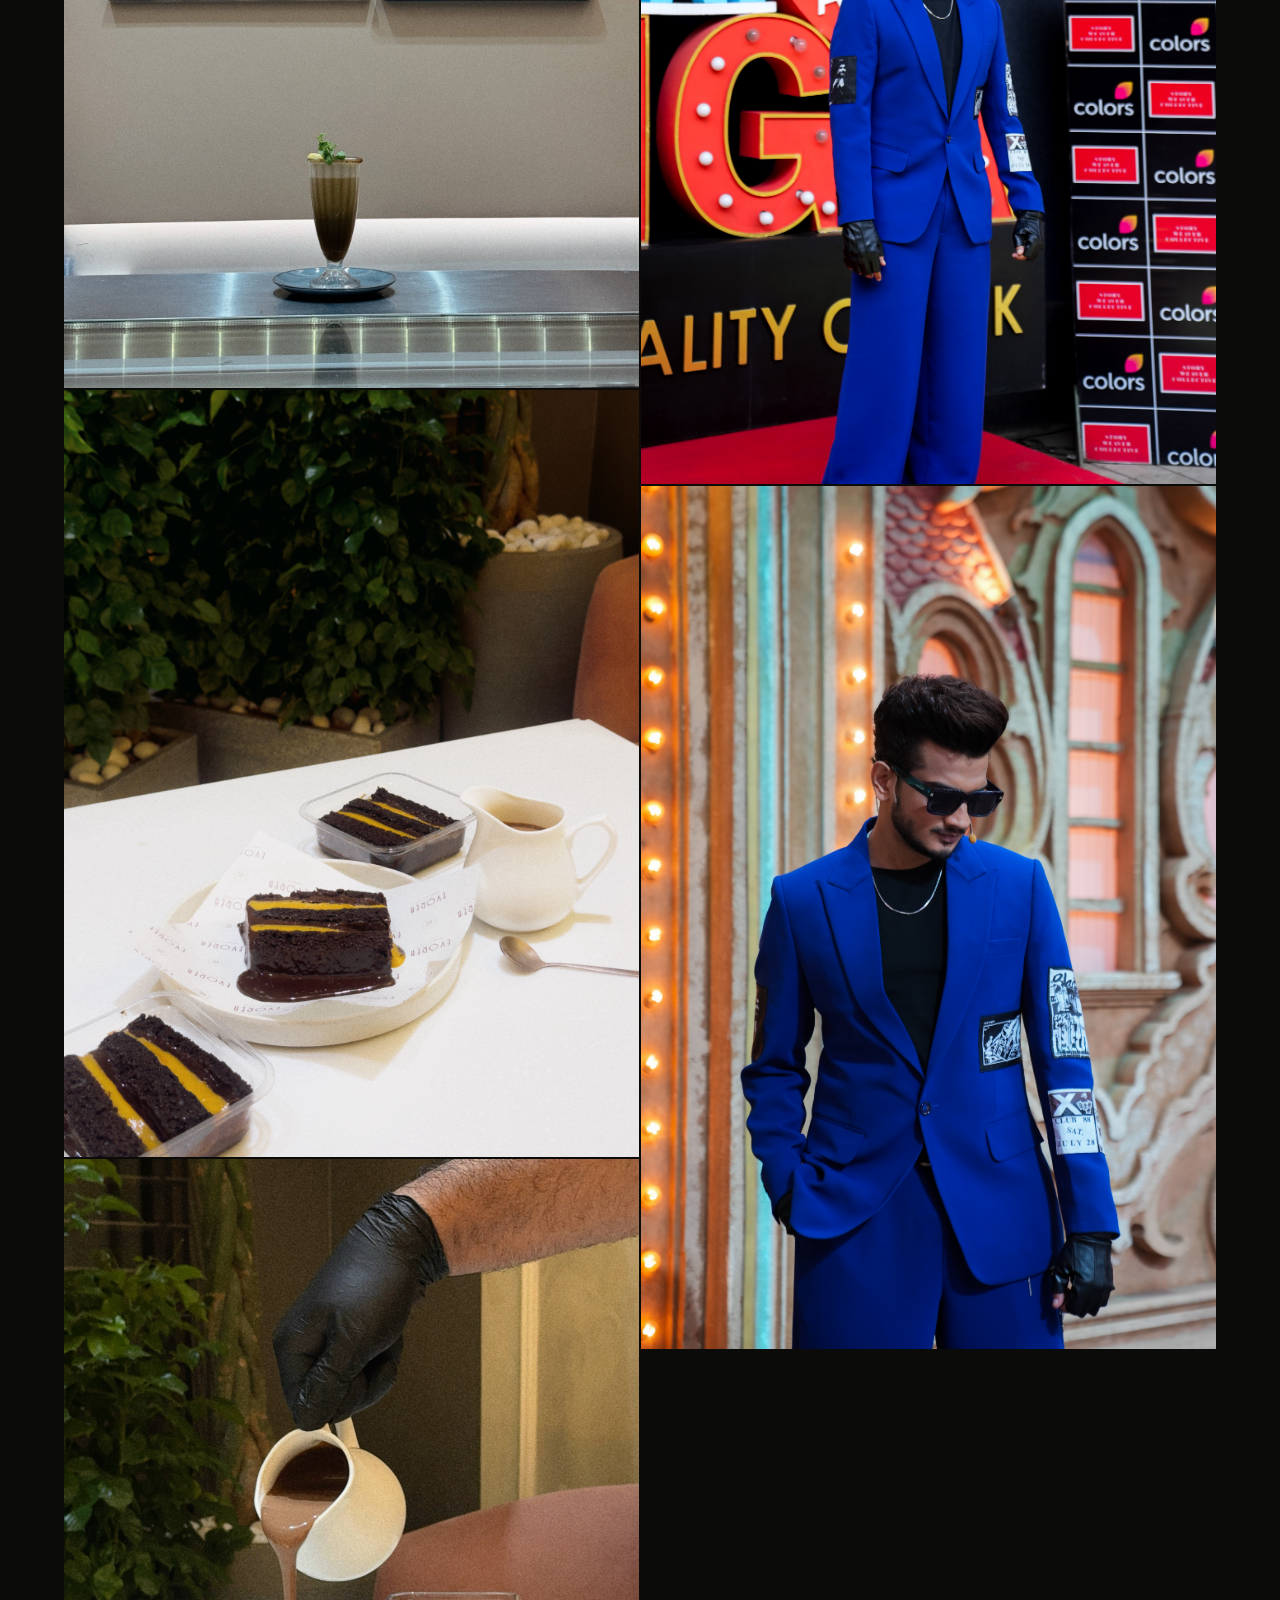
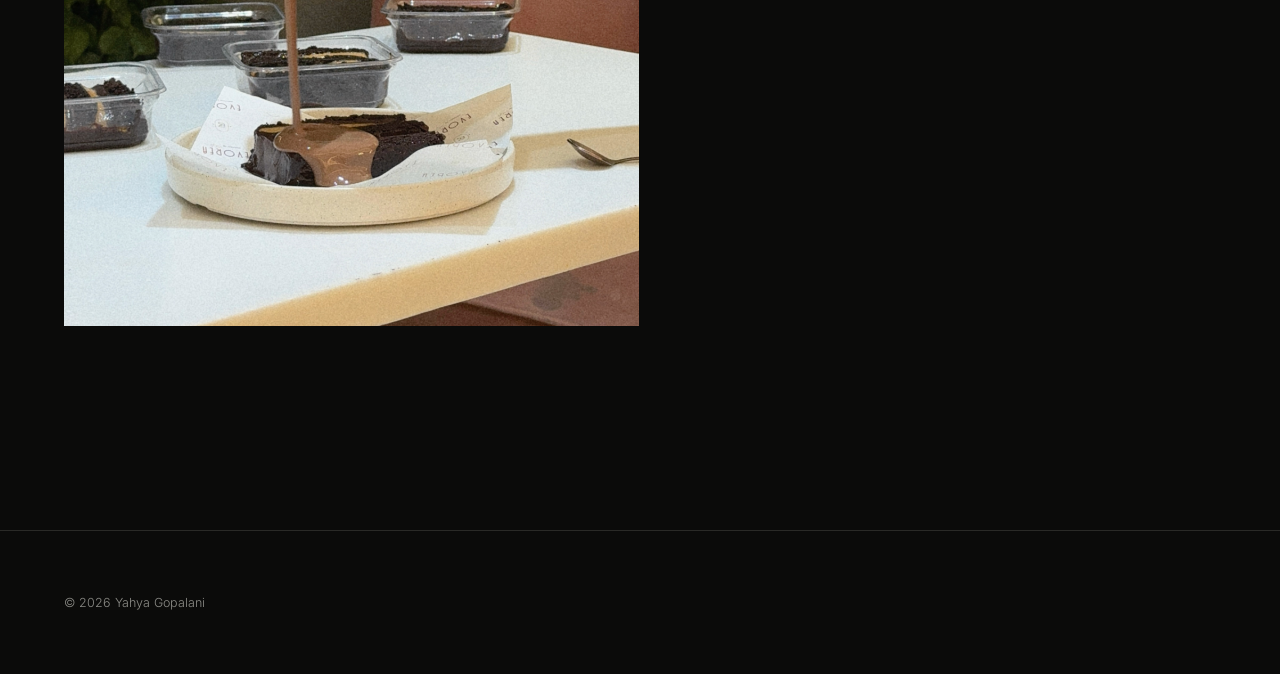
<file: gallery.html>
<!DOCTYPE html>
<html lang="en">
<head>
<meta charset="UTF-8">
<meta name="viewport" content="width=device-width, initial-scale=1.0">
<title>Photography Portfolio | Yahya Gopalani, Mumbai Photographer</title>
<meta name="description" content="View selected photography by Yahya Gopalani: portraits, celebrity events, food, product and commercial brand campaigns created in Mumbai, India.">
<meta name="author" content="Yahya Gopalani">
<meta name="robots" content="index, follow, max-image-preview:large">
<link rel="canonical" href="https://ysgstudio.in/gallery.html">
<meta property="og:type" content="website">
<meta property="og:title" content="Photography Portfolio | Yahya Gopalani">
<meta property="og:description" content="Selected portrait, event, food, product and commercial photography by Yahya Gopalani.">
<meta property="og:url" content="https://ysgstudio.in/gallery.html">
<meta property="og:site_name" content="YSG Studio">
<meta name="twitter:card" content="summary_large_image">
<!--
<title>Work — Yahya Gopalani</title>
-->
<link rel="stylesheet" href="css/styles.css">
<script type="application/ld+json">
{
  "@context": "https://schema.org",
  "@type": "CollectionPage",
  "name": "Photography Portfolio — Yahya Gopalani",
  "url": "https://ysgstudio.in/gallery.html",
  "description": "Selected portrait, event, food, product and commercial photography by Yahya Gopalani in Mumbai, India.",
  "author": { "@type": "Person", "name": "Yahya Gopalani", "url": "https://ysgstudio.in/" }
}
</script>
</head>
<body>

<header class="site-header">
  <div class="wrap nav-inner">
    <a href="index.html" class="brand">
      <span class="name">Yahya Gopalani</span>
      <span class="sub">YSG Studio</span>
    </a>
    <button class="nav-toggle" aria-label="Open menu" aria-expanded="false" aria-controls="nav-links">Menu</button>
    <nav class="nav-links" id="nav-links" aria-label="Primary">
      <a href="index.html">Home</a>
      <a href="gallery.html" aria-current="page">Work</a>
      <a href="services.html">Services</a>
      <a href="about.html">About</a>
      <a href="contact.html">Contact</a>
    </nav>
  </div>
</header>

<main id="main">

<section class="section-tight gallery-hero" style="padding-top:140px;padding-bottom:40px;">
<div class="wrap">
<p class="eyebrow">Selected Work</p>
<h1 class="about-title">A body of work,<br>still growing.</h1>
</div>
</section>

<section class="section-tight">
<div class="wrap">

<div class="masonry">

<figure class="g-item"><img src="images/cremure%201.JPG" alt="Food photography for Cremure in Mumbai by Yahya Gopalani"><figcaption><strong>Cremure</strong><br>Food Photography</figcaption></figure>

<figure class="g-item"><img src="images/cremure%202.JPG" alt="Cafe branding photography for Cremure by Yahya Gopalani"><figcaption><strong>Cremure</strong><br>Cafe Branding</figcaption></figure>

<figure class="g-item"><img src="images/evorea%201.JPG" alt="Commercial photography for Evorea by Mumbai photographer Yahya Gopalani"><figcaption><strong>Evorea</strong><br>Commercial</figcaption></figure>

<figure class="g-item"><img src="images/evorea%202.JPG" alt="Product photography for Evorea by Yahya Gopalani"><figcaption><strong>Evorea</strong><br>Product Shoot</figcaption></figure>

<figure class="g-item"><img src="images/MLS04386.JPG" alt="Celebrity event photography in Mumbai by Yahya Gopalani"><figcaption><strong>Celebrity Event</strong><br>Event Photography</figcaption></figure>

<figure class="g-item"><img src="images/munawar%201.JPG" alt="Munawar Faruqui portrait photography by Yahya Gopalani"><figcaption><strong>Munawar Faruqui</strong><br>Portrait</figcaption></figure>

<figure class="g-item"><img src="images/munawar%202.JPG" alt="Munawar Faruqui editorial photography by Yahya Gopalani"><figcaption><strong>Munawar Faruqui</strong><br>Editorial</figcaption></figure>

</div>

</div>
</section>

</main>

<footer class="site-footer">
<div class="wrap footer-meta">&copy; 2026 Yahya Gopalani</div>
</footer>

<script src="js/main.js"></script>
<script src="js/gallery.js"></script>

</body>
</html>
</file>
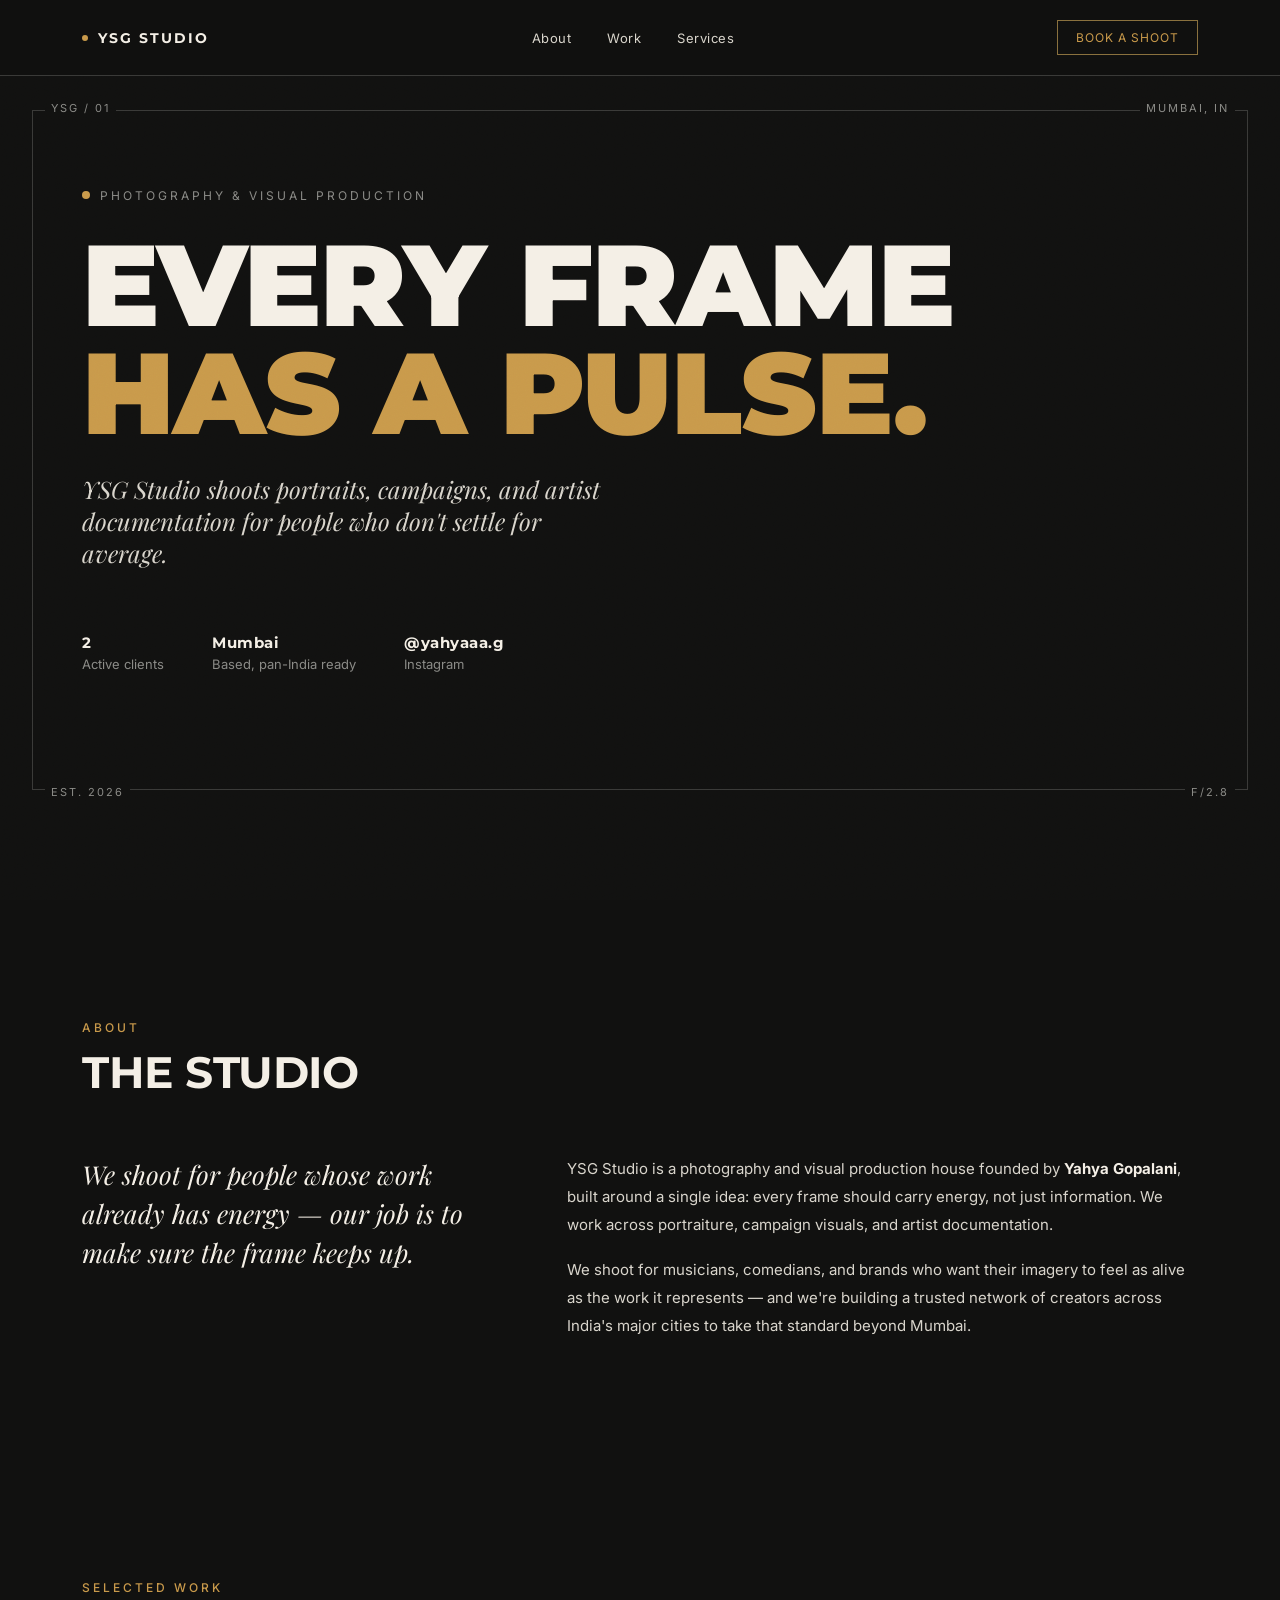
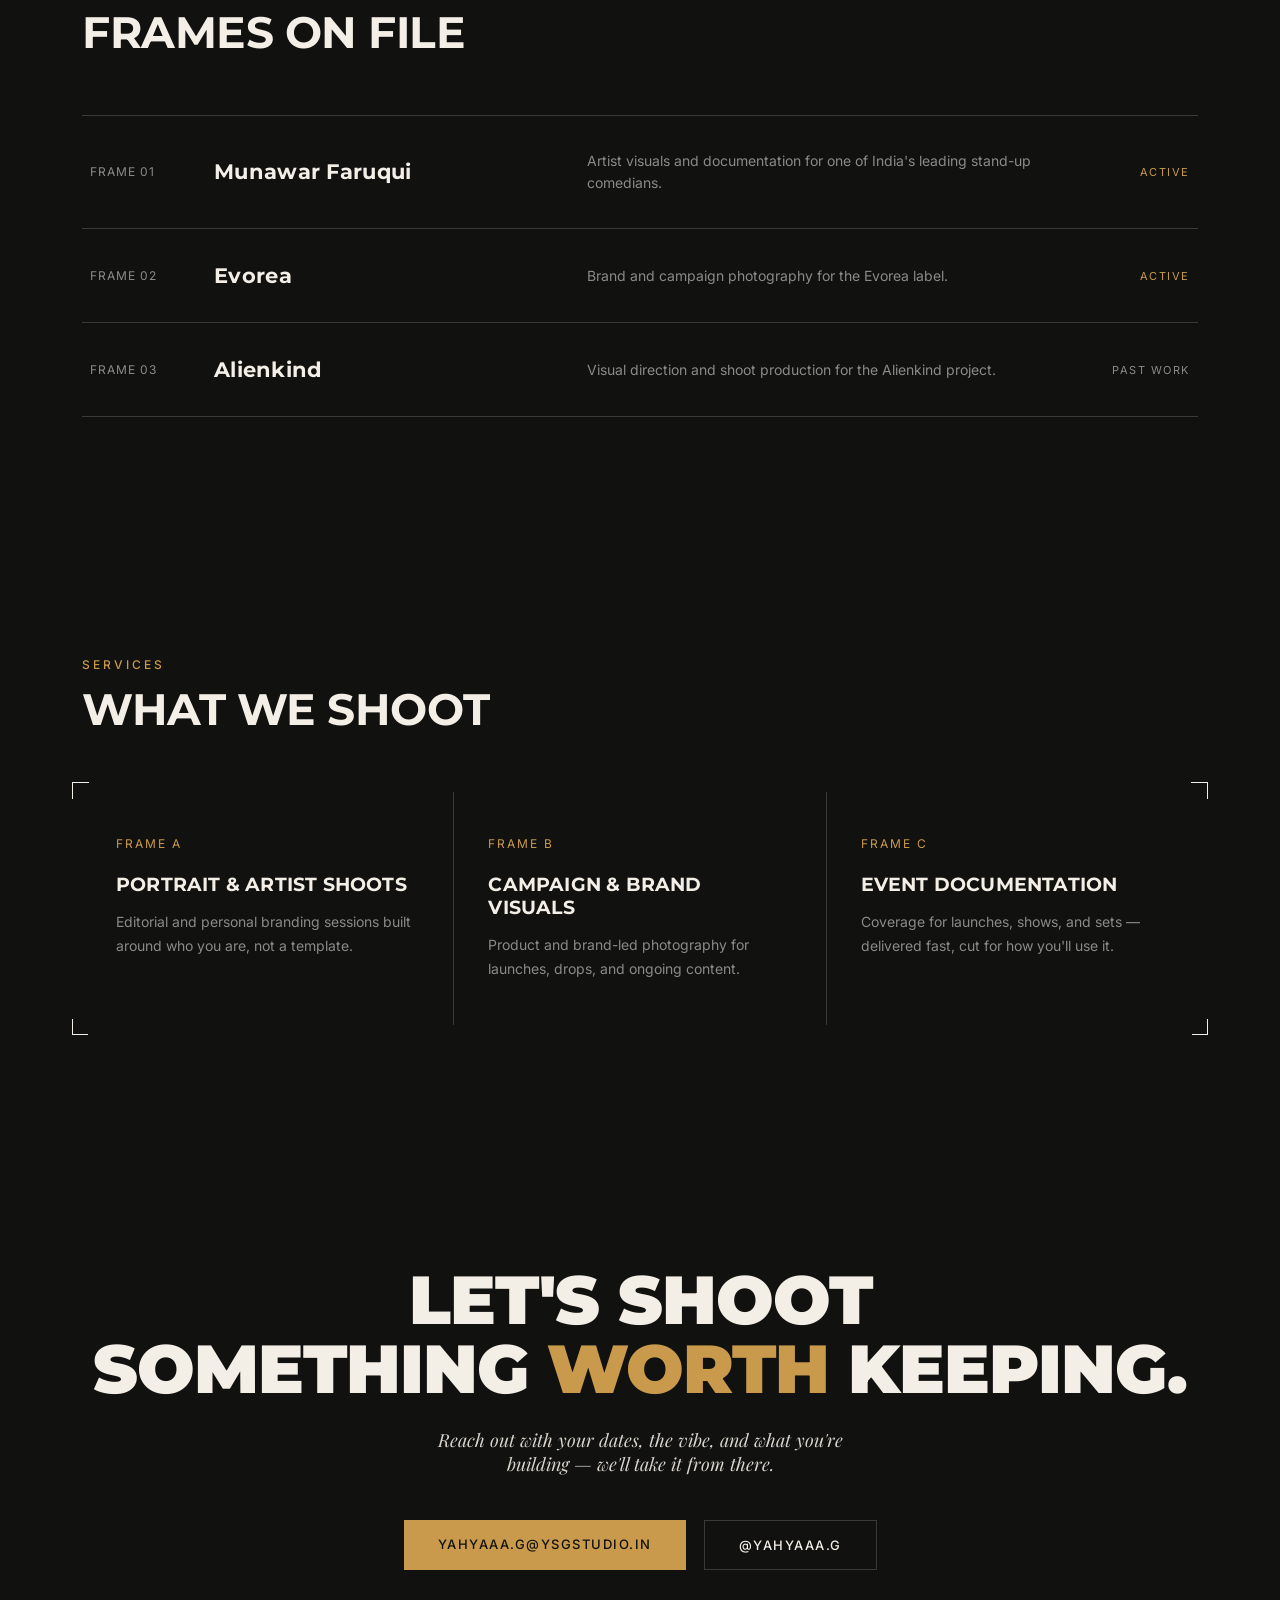
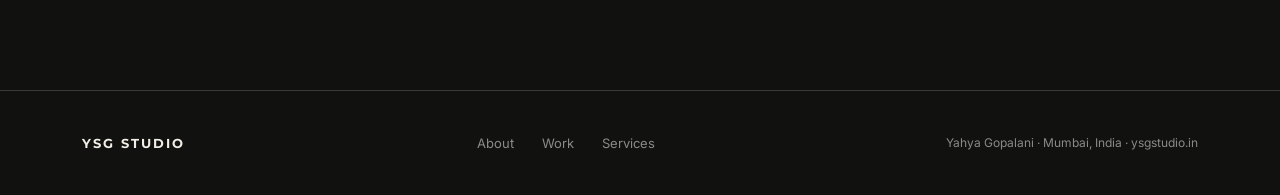
<file: index.html.html>
<!DOCTYPE html>
<html lang="en" class="no-js">
<head>
<meta charset="UTF-8">
<meta name="viewport" content="width=device-width, initial-scale=1.0">
<title>YSG Studio — Yahya Gopalani | Photography &amp; Visual Production, Mumbai</title>
<meta name="description" content="YSG Studio is a photography and visual production house founded by Yahya Gopalani, based in Mumbai. Portraits, campaign visuals, and artist documentation for Munawar Faruqui, Evorea, and Alienkind.">
<meta name="author" content="Yahya Gopalani">
<meta property="og:title" content="YSG Studio — Yahya Gopalani">
<meta property="og:description" content="Photography and visual production by Yahya Gopalani. Mumbai-based, pan-India ready.">
<meta property="og:type" content="website">
<meta property="og:url" content="https://ysgstudio.in">
<script type="application/ld+json">
{
  "@context": "https://schema.org",
  "@type": "Person",
  "name": "Yahya Gopalani",
  "jobTitle": "Photographer & Visual Producer",
  "url": "https://ysgstudio.in",
  "worksFor": {
    "@type": "Organization",
    "name": "YSG Studio"
  },
  "address": {
    "@type": "PostalAddress",
    "addressLocality": "Mumbai",
    "addressCountry": "IN"
  },
  "sameAs": ["https://instagram.com/yahyaaa.g"]
}
</script>
<link rel="preconnect" href="https://fonts.googleapis.com">
<link rel="preconnect" href="https://fonts.gstatic.com" crossorigin>
<link href="https://fonts.googleapis.com/css2?family=Montserrat:wght@500;700;900&family=Playfair+Display:ital@1&family=Inter:wght@400;500&display=swap" rel="stylesheet">
<style>
  :root{
    --ink:#111110;
    --ink-2:#171715;
    --gold:#C99A4B;
    --gold-soft:#8a713e;
    --bone:#F4EFE6;
    --bone-dim:#D9D5CC;
    --slate:#3A3A38;
    --muted:#8A8A86;
  }
  *{box-sizing:border-box; margin:0; padding:0;}
  html{scroll-behavior:smooth;}
  body{
    background:var(--ink);
    color:var(--bone);
    font-family:'Inter', Arial, sans-serif;
    overflow-x:hidden;
  }
  ::selection{background:var(--gold); color:var(--ink);}

  /* ---------- film grain overlay (ambient texture) ---------- */
  .grain{
    position:fixed; inset:0; z-index:40; pointer-events:none;
    opacity:0.05; mix-blend-mode:overlay;
    background-image:url("data:image/svg+xml,%3Csvg xmlns='http://www.w3.org/2000/svg' width='120' height='120'%3E%3Cfilter id='n'%3E%3CfeTurbulence type='fractalNoise' baseFrequency='0.9' numOctaves='2' stitchTiles='stitch'/%3E%3C/filter%3E%3Crect width='100%25' height='100%25' filter='url(%23n)'/%3E%3C/svg%3E");
  }

  /* ---------- shutter intro ---------- */
  .shutter{
    position:fixed; inset:0; z-index:100; pointer-events:none;
    display:flex;
  }
  .shutter-leaf{
    flex:1; background:var(--ink); position:relative;
    transition:transform 1.1s cubic-bezier(.76,0,.24,1);
  }
  .shutter-leaf::after{
    content:""; position:absolute; top:0; bottom:0; width:1px; background:var(--gold); opacity:0.4;
  }
  .shutter-leaf.l{transform:translateX(0);}
  .shutter-leaf.l::after{right:0;}
  .shutter-leaf.r{transform:translateX(0);}
  .shutter-leaf.r::after{left:0;}
  .shutter.is-open .shutter-leaf.l{transform:translateX(-100%);}
  .shutter.is-open .shutter-leaf.r{transform:translateX(100%);}
  .shutter-center{
    position:absolute; top:50%; left:50%; transform:translate(-50%,-50%);
    font-family:'Montserrat', sans-serif; font-weight:700; letter-spacing:6px; font-size:13px; color:var(--gold);
    opacity:1; transition:opacity .4s ease;
  }
  .shutter.is-open .shutter-center{opacity:0;}
  @media (prefers-reduced-motion: reduce){
    .shutter{display:none;}
  }
  .no-js .shutter{display:none;}

  /* ---------- cursor spotlight (hero only) ---------- */
  .spotlight{
    position:absolute; inset:0; pointer-events:none; z-index:1;
    background:radial-gradient(600px circle at var(--sx,50%) var(--sy,30%), rgba(201,154,75,0.08), transparent 60%);
    opacity:0; transition:opacity .6s ease;
  }
  .spotlight.is-active{opacity:1;}

  a{color:inherit; text-decoration:none;}

  .wrap{max-width:1180px; margin:0 auto; padding:0 32px;}

  /* ---------- corner-bracket signature motif ---------- */
  .bracketed{position:relative;}
  .bracketed::before, .bracketed::after,
  .bracketed .bl, .bracketed .br{
    content:""; position:absolute; width:16px; height:16px;
    border-color:var(--gold); opacity:0; transition:opacity .5s ease, transform .5s ease;
  }
  .bracketed::before{ top:-10px; left:-10px; border-top:1.5px solid; border-left:1.5px solid; transform:translate(6px,6px);}
  .bracketed::after{ top:-10px; right:-10px; border-top:1.5px solid; border-right:1.5px solid; transform:translate(-6px,6px);}
  .bracketed .bl{ bottom:-10px; left:-10px; border-bottom:1.5px solid; border-left:1.5px solid; transform:translate(6px,-6px);}
  .bracketed .br{ bottom:-10px; right:-10px; border-bottom:1.5px solid; border-right:1.5px solid; transform:translate(-6px,-6px);}
  .bracketed.is-visible::before, .bracketed.is-visible::after,
  .bracketed.is-visible .bl, .bracketed.is-visible .br{ opacity:1; transform:translate(0,0);}
  .no-js .bracketed::before, .no-js .bracketed::after,
  .no-js .bracketed .bl, .no-js .bracketed .br{ opacity:1; transform:translate(0,0);}

  /* ---------- nav ---------- */
  header{
    position:fixed; top:0; left:0; right:0; z-index:50;
    background:rgba(17,17,16,0.85); backdrop-filter:blur(6px);
    border-bottom:0.5px solid var(--slate);
  }
  nav{
    display:flex; align-items:center; justify-content:space-between;
    padding:20px 32px; max-width:1180px; margin:0 auto;
  }
  .nav-mark{ display:flex; align-items:center; gap:10px; font-family:'Montserrat',sans-serif; font-weight:700; letter-spacing:2px; font-size:14px;}
  .nav-mark .dot{width:6px; height:6px; border-radius:50%; background:var(--gold);}
  .nav-links{ display:flex; gap:36px; font-size:13px; letter-spacing:0.5px; color:var(--bone-dim);}
  .nav-links a:hover{color:var(--gold);}
  .nav-cta{
    border:0.5px solid var(--gold-soft); color:var(--gold); padding:9px 18px;
    font-size:12px; letter-spacing:1px; text-transform:uppercase; transition:all .25s ease;
  }
  .nav-cta:hover{ background:var(--gold); color:var(--ink);}
  .nav-toggle{display:none;}

  /* ---------- hero ---------- */
  .hero{
    min-height:100vh; display:flex; flex-direction:column; justify-content:center;
    position:relative; padding-top:80px;
  }
  .hero-frame{
    position:absolute; inset:110px 32px auto 32px; height:calc(100vh - 220px);
    border:0.5px solid var(--slate); pointer-events:none;
  }
  .hero-frame span{
    position:absolute; font-family:'Inter'; font-size:11px; letter-spacing:2px; color:var(--muted);
  }
  .hero-frame .tl{top:-10px; left:12px; background:var(--ink); padding:0 6px;}
  .hero-frame .tr{top:-10px; right:12px; background:var(--ink); padding:0 6px;}
  .hero-frame .bl{bottom:-10px; left:12px; background:var(--ink); padding:0 6px;}
  .hero-frame .br{bottom:-10px; right:12px; background:var(--ink); padding:0 6px;}

  .hero-inner{max-width:1180px; margin:0 auto; padding:0 32px; width:100%;}
  .eyebrow{
    display:flex; align-items:center; gap:10px;
    font-family:'Inter'; font-size:12px; letter-spacing:3px; color:var(--muted); margin-bottom:28px;
    text-transform:uppercase;
  }
  .eyebrow .pulse{
    width:8px; height:8px; border-radius:50%; background:var(--gold);
    box-shadow:0 0 0 0 rgba(201,154,75,0.6); animation:pulse 2.2s infinite;
  }
  @keyframes pulse{
    0%{box-shadow:0 0 0 0 rgba(201,154,75,0.55);}
    70%{box-shadow:0 0 0 10px rgba(201,154,75,0);}
    100%{box-shadow:0 0 0 0 rgba(201,154,75,0);}
  }

  h1.display{
    font-family:'Montserrat', sans-serif; font-weight:900;
    font-size:clamp(52px, 9vw, 118px); line-height:0.94; letter-spacing:-1px;
    text-transform:uppercase;
  }
  h1.display .line2{ color:var(--gold);}

  /* staggered hero entrance */
  .hero-stagger{ opacity:0; transform:translateY(24px); transition:opacity .9s ease, transform .9s cubic-bezier(.16,1,.3,1);}
  .js .hero.stagger-go .hero-stagger{ opacity:1; transform:translateY(0);}
  .hero-stagger:nth-child(1){transition-delay:.15s;}
  .hero-stagger:nth-child(2){transition-delay:.3s;}
  .hero-stagger:nth-child(3){transition-delay:.45s;}
  .hero-stagger:nth-child(4){transition-delay:.6s;}
  .no-js .hero-stagger{opacity:1; transform:none;}

  .hero-tag{
    font-family:'Playfair Display', serif; font-style:italic;
    font-size:clamp(18px, 2.2vw, 24px); color:var(--bone-dim);
    margin-top:26px; max-width:520px;
  }

  .hero-meta{
    display:flex; gap:48px; margin-top:64px; flex-wrap:wrap;
  }
  .hero-meta div{font-size:13px; color:var(--muted);}
  .hero-meta strong{display:block; font-family:'Montserrat',sans-serif; color:var(--bone); font-size:15px; font-weight:700; margin-bottom:4px; letter-spacing:0.5px;}

  /* ---------- section shared ---------- */
  section{padding:120px 0;}
  .section-head{ display:flex; align-items:baseline; justify-content:space-between; margin-bottom:56px; flex-wrap:wrap; gap:16px;}
  .kicker{ font-size:12px; letter-spacing:3px; color:var(--gold); text-transform:uppercase; font-family:'Inter'; font-weight:500;}
  h2.section-title{
    font-family:'Montserrat', sans-serif; font-weight:700; font-size:clamp(28px,4vw,44px);
    text-transform:uppercase; letter-spacing:-0.5px; margin-top:10px;
  }
  .rule{height:0.5px; background:var(--slate); border:none; width:100%;}

  /* ---------- about ---------- */
  .about-grid{ display:grid; grid-template-columns:0.9fr 1.4fr; gap:80px; align-items:start;}
  .about-lead{
    font-family:'Playfair Display', serif; font-style:italic; font-size:26px; line-height:1.5; color:var(--bone);
  }
  .about-body p{ font-size:15px; line-height:1.85; color:var(--bone-dim); margin-bottom:18px;}
  .about-body p:last-child{margin-bottom:0;}

  /* ---------- work ---------- */
  .work-list{ display:flex; flex-direction:column;}
  .work-row{
    display:grid; grid-template-columns:100px 1fr 1.4fr 90px; align-items:center; gap:24px;
    padding:34px 8px; border-bottom:0.5px solid var(--slate); border-left:0px solid var(--gold);
    transition:background .3s ease, border-left-width .3s ease, padding-left .3s ease;
  }
  .work-row:first-child{border-top:0.5px solid var(--slate);}
  .work-row:hover{background:var(--ink-2); border-left-width:3px; padding-left:20px;}
  .work-frame-no{ font-family:'Inter'; font-size:12px; color:var(--muted); letter-spacing:1px;}
  .work-name{ font-family:'Montserrat', sans-serif; font-weight:700; font-size:21px; letter-spacing:0.3px; transition:color .3s ease;}
  .work-row:hover .work-name{color:var(--gold);}
  .work-desc{ font-size:14px; color:var(--muted); line-height:1.6;}
  .work-tag{
    font-size:11px; letter-spacing:1.5px; color:var(--gold); text-transform:uppercase; text-align:right;
  }

  /* ---------- services ---------- */
  .services-grid{ display:grid; grid-template-columns:repeat(3,1fr); gap:1px; background:var(--slate);}
  .service-card{ background:var(--ink); padding:44px 34px; transition:transform .35s ease, background .35s ease;}
  .service-card:hover{ background:var(--ink-2); transform:translateY(-6px);}
  .service-card:hover .service-frame{ color:var(--bone);}
  .service-frame{ font-family:'Inter'; font-size:12px; color:var(--gold); letter-spacing:2px; margin-bottom:22px; transition:color .3s ease;}
  .service-title{ font-family:'Montserrat', sans-serif; font-weight:700; font-size:19px; margin-bottom:14px; text-transform:uppercase; letter-spacing:0.2px;}
  .service-desc{ font-size:14px; color:var(--muted); line-height:1.7;}

  /* ---------- contact / cta ---------- */
  .cta-section{ text-align:center;}
  .cta-title{
    font-family:'Montserrat', sans-serif; font-weight:900; font-size:clamp(36px,6vw,68px);
    text-transform:uppercase; line-height:1.02; letter-spacing:-1px;
  }
  .cta-title .gold{color:var(--gold);}
  .cta-sub{
    font-family:'Playfair Display', serif; font-style:italic; color:var(--bone-dim);
    font-size:18px; margin:24px auto 44px; max-width:460px;
  }
  .cta-buttons{ display:flex; gap:18px; justify-content:center; flex-wrap:wrap;}
  .btn{
    padding:16px 34px; font-size:13px; letter-spacing:1.5px; text-transform:uppercase; font-weight:500;
    transition:all .25s ease; display:inline-block;
  }
  .btn-primary{ background:var(--gold); color:var(--ink);}
  .btn-primary:hover{ background:var(--bone);}
  .btn-secondary{ border:0.5px solid var(--slate); color:var(--bone);}
  .btn-secondary:hover{ border-color:var(--gold); color:var(--gold);}

  /* ---------- footer ---------- */
  footer{ border-top:0.5px solid var(--slate); padding:44px 0;}
  .footer-inner{ display:flex; justify-content:space-between; align-items:center; flex-wrap:wrap; gap:16px;}
  .footer-mark{ font-family:'Montserrat', sans-serif; font-weight:700; letter-spacing:2px; font-size:13px;}
  .footer-links{ display:flex; gap:28px; font-size:13px; color:var(--muted);}
  .footer-links a:hover{color:var(--gold);}
  .footer-copy{ font-size:12px; color:var(--muted);}

  /* ---------- reveal on scroll (progressive enhancement — only hides content once JS confirms it can reveal it) ---------- */
  .js .reveal{ opacity:0; transform:translateY(18px); transition:opacity .7s ease, transform .7s ease;}
  .js .reveal.is-visible{ opacity:1; transform:translateY(0);}
  @media (prefers-reduced-motion: reduce){
    .js .reveal{ opacity:1; transform:none; transition:none;}
  }

  /* ---------- responsive ---------- */
  @media (max-width:860px){
    .nav-links{display:none;}
    .about-grid{grid-template-columns:1fr; gap:36px;}
    .work-row{grid-template-columns:50px 1fr; row-gap:8px;}
    .work-desc{grid-column:2/3;}
    .work-tag{display:none;}
    .services-grid{grid-template-columns:1fr;}
    section{padding:80px 0;}
    .hero-meta{gap:28px;}
  }
</style>
</head>
<body>

<div class="grain"></div>
<div class="shutter" id="shutter">
  <div class="shutter-leaf l"></div>
  <div class="shutter-leaf r"></div>
  <div class="shutter-center">YSG STUDIO</div>
</div>

<header>
  <nav>
    <div class="nav-mark"><span class="dot"></span>YSG STUDIO</div>
    <div class="nav-links">
      <a href="#about">About</a>
      <a href="#work">Work</a>
      <a href="#services">Services</a>
    </div>
    <a class="nav-cta" href="mailto:yahyaaa.g@ysgstudio.in">Book a shoot</a>
  </nav>
</header>

<section class="hero" id="hero">
  <div class="spotlight" id="spotlight"></div>
  <div class="hero-frame">
    <span class="tl">YSG / 01</span>
    <span class="tr">MUMBAI, IN</span>
    <span class="bl">EST. 2026</span>
    <span class="br">F/2.8</span>
  </div>
  <div class="hero-inner">
    <div class="eyebrow hero-stagger"><span class="pulse"></span>Photography &amp; visual production</div>
    <h1 class="display hero-stagger">Every frame<br><span class="line2">has a pulse.</span></h1>
    <p class="hero-tag hero-stagger">YSG Studio shoots portraits, campaigns, and artist documentation for people who don't settle for average.</p>
    <div class="hero-meta hero-stagger">
      <div><strong>2</strong>Active clients</div>
      <div><strong>Mumbai</strong>Based, pan-India ready</div>
      <div><strong>@yahyaaa.g</strong>Instagram</div>
    </div>
  </div>
</section>

<section id="about">
  <div class="wrap">
    <div class="section-head reveal">
      <div>
        <div class="kicker">About</div>
        <h2 class="section-title">The studio</h2>
      </div>
    </div>
    <div class="about-grid">
      <p class="about-lead reveal">We shoot for people whose work already has energy — our job is to make sure the frame keeps up.</p>
      <div class="about-body reveal">
        <p>YSG Studio is a photography and visual production house founded by <strong style="color:var(--bone);">Yahya Gopalani</strong>, built around a single idea: every frame should carry energy, not just information. We work across portraiture, campaign visuals, and artist documentation.</p>
        <p>We shoot for musicians, comedians, and brands who want their imagery to feel as alive as the work it represents — and we're building a trusted network of creators across India's major cities to take that standard beyond Mumbai.</p>
      </div>
    </div>
  </div>
</section>

<section id="work">
  <div class="wrap">
    <div class="section-head reveal">
      <div>
        <div class="kicker">Selected work</div>
        <h2 class="section-title">Frames on file</h2>
      </div>
    </div>
    <div class="work-list reveal">
      <div class="work-row">
        <div class="work-frame-no">FRAME 01</div>
        <div class="work-name">Munawar Faruqui</div>
        <div class="work-desc">Artist visuals and documentation for one of India's leading stand-up comedians.</div>
        <div class="work-tag">Active</div>
      </div>
      <div class="work-row">
        <div class="work-frame-no">FRAME 02</div>
        <div class="work-name">Evorea</div>
        <div class="work-desc">Brand and campaign photography for the Evorea label.</div>
        <div class="work-tag">Active</div>
      </div>
      <div class="work-row">
        <div class="work-frame-no">FRAME 03</div>
        <div class="work-name">Alienkind</div>
        <div class="work-desc">Visual direction and shoot production for the Alienkind project.</div>
        <div class="work-tag" style="color:var(--muted);">Past work</div>
      </div>
    </div>
  </div>
</section>

<section id="services">
  <div class="wrap">
    <div class="section-head reveal">
      <div>
        <div class="kicker">Services</div>
        <h2 class="section-title">What we shoot</h2>
      </div>
    </div>
    <div class="services-grid reveal bracketed">
      <span class="bl"></span><span class="br"></span>
      <div class="service-card">
        <div class="service-frame">FRAME A</div>
        <div class="service-title">Portrait &amp; artist shoots</div>
        <div class="service-desc">Editorial and personal branding sessions built around who you are, not a template.</div>
      </div>
      <div class="service-card">
        <div class="service-frame">FRAME B</div>
        <div class="service-title">Campaign &amp; brand visuals</div>
        <div class="service-desc">Product and brand-led photography for launches, drops, and ongoing content.</div>
      </div>
      <div class="service-card">
        <div class="service-frame">FRAME C</div>
        <div class="service-title">Event documentation</div>
        <div class="service-desc">Coverage for launches, shows, and sets — delivered fast, cut for how you'll use it.</div>
      </div>
    </div>
  </div>
</section>

<section class="cta-section">
  <div class="wrap reveal">
    <h2 class="cta-title">Let's shoot<br>something <span class="gold">worth</span> keeping.</h2>
    <p class="cta-sub">Reach out with your dates, the vibe, and what you're building — we'll take it from there.</p>
    <div class="cta-buttons">
      <a class="btn btn-primary" href="mailto:yahyaaa.g@ysgstudio.in">yahyaaa.g@ysgstudio.in</a>
      <a class="btn btn-secondary" href="https://instagram.com/yahyaaa.g" target="_blank" rel="noopener">@yahyaaa.g</a>
    </div>
  </div>
</section>

<footer>
  <div class="wrap footer-inner">
    <div class="footer-mark">YSG STUDIO</div>
    <div class="footer-links">
      <a href="#about">About</a>
      <a href="#work">Work</a>
      <a href="#services">Services</a>
    </div>
    <div class="footer-copy">Yahya Gopalani · Mumbai, India · ysgstudio.in</div>
  </div>
</footer>

<script>
  document.documentElement.classList.remove('no-js');
  document.documentElement.classList.add('js');
  // scroll reveal
  const reveals = document.querySelectorAll('.reveal');
  const io = new IntersectionObserver((entries)=>{
    entries.forEach(e=>{ if(e.isIntersecting){ e.target.classList.add('is-visible'); } });
  }, {threshold:0.15});
  reveals.forEach(el=>io.observe(el));

  // bracket motif on services block
  const bracketed = document.querySelectorAll('.bracketed');
  const bio = new IntersectionObserver((entries)=>{
    entries.forEach(e=>{ if(e.isIntersecting){ e.target.classList.add('is-visible'); } });
  }, {threshold:0.2});
  bracketed.forEach(el=>bio.observe(el));

  // shutter intro + hero stagger
  const shutter = document.getElementById('shutter');
  const hero = document.getElementById('hero');
  requestAnimationFrame(()=>{
    setTimeout(()=>{
      shutter.classList.add('is-open');
      hero.classList.add('stagger-go');
      setTimeout(()=>{ shutter.style.display = 'none'; }, 1200);
    }, 250);
  });

  // cursor spotlight in hero (desktop only, respects reduced motion)
  const spotlight = document.getElementById('spotlight');
  const prefersReducedMotion = window.matchMedia('(prefers-reduced-motion: reduce)').matches;
  if(!prefersReducedMotion && window.matchMedia('(hover: hover)').matches){
    hero.addEventListener('mousemove', (e)=>{
      const rect = hero.getBoundingClientRect();
      const x = ((e.clientX - rect.left) / rect.width) * 100;
      const y = ((e.clientY - rect.top) / rect.height) * 100;
      spotlight.style.setProperty('--sx', x + '%');
      spotlight.style.setProperty('--sy', y + '%');
      spotlight.classList.add('is-active');
    });
    hero.addEventListener('mouseleave', ()=> spotlight.classList.remove('is-active'));
  }
</script>

</body>
</html>
</file>
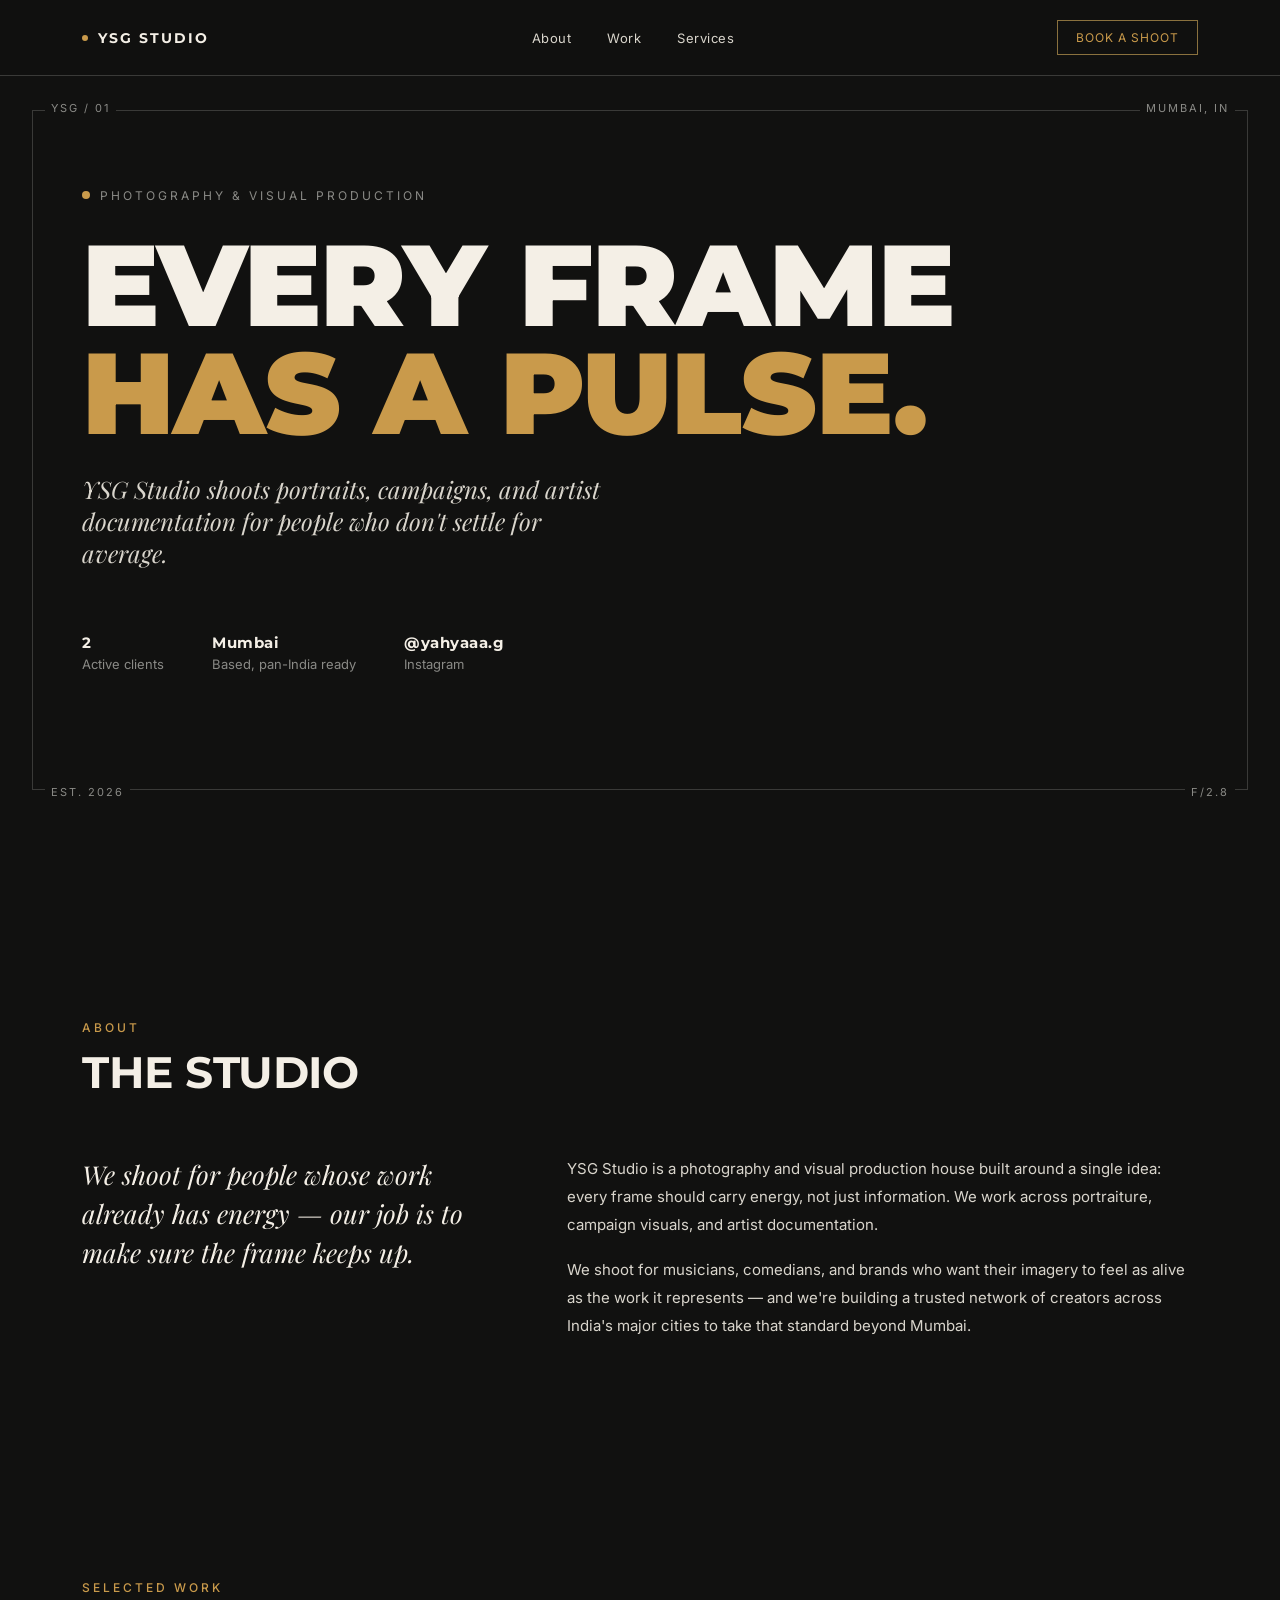
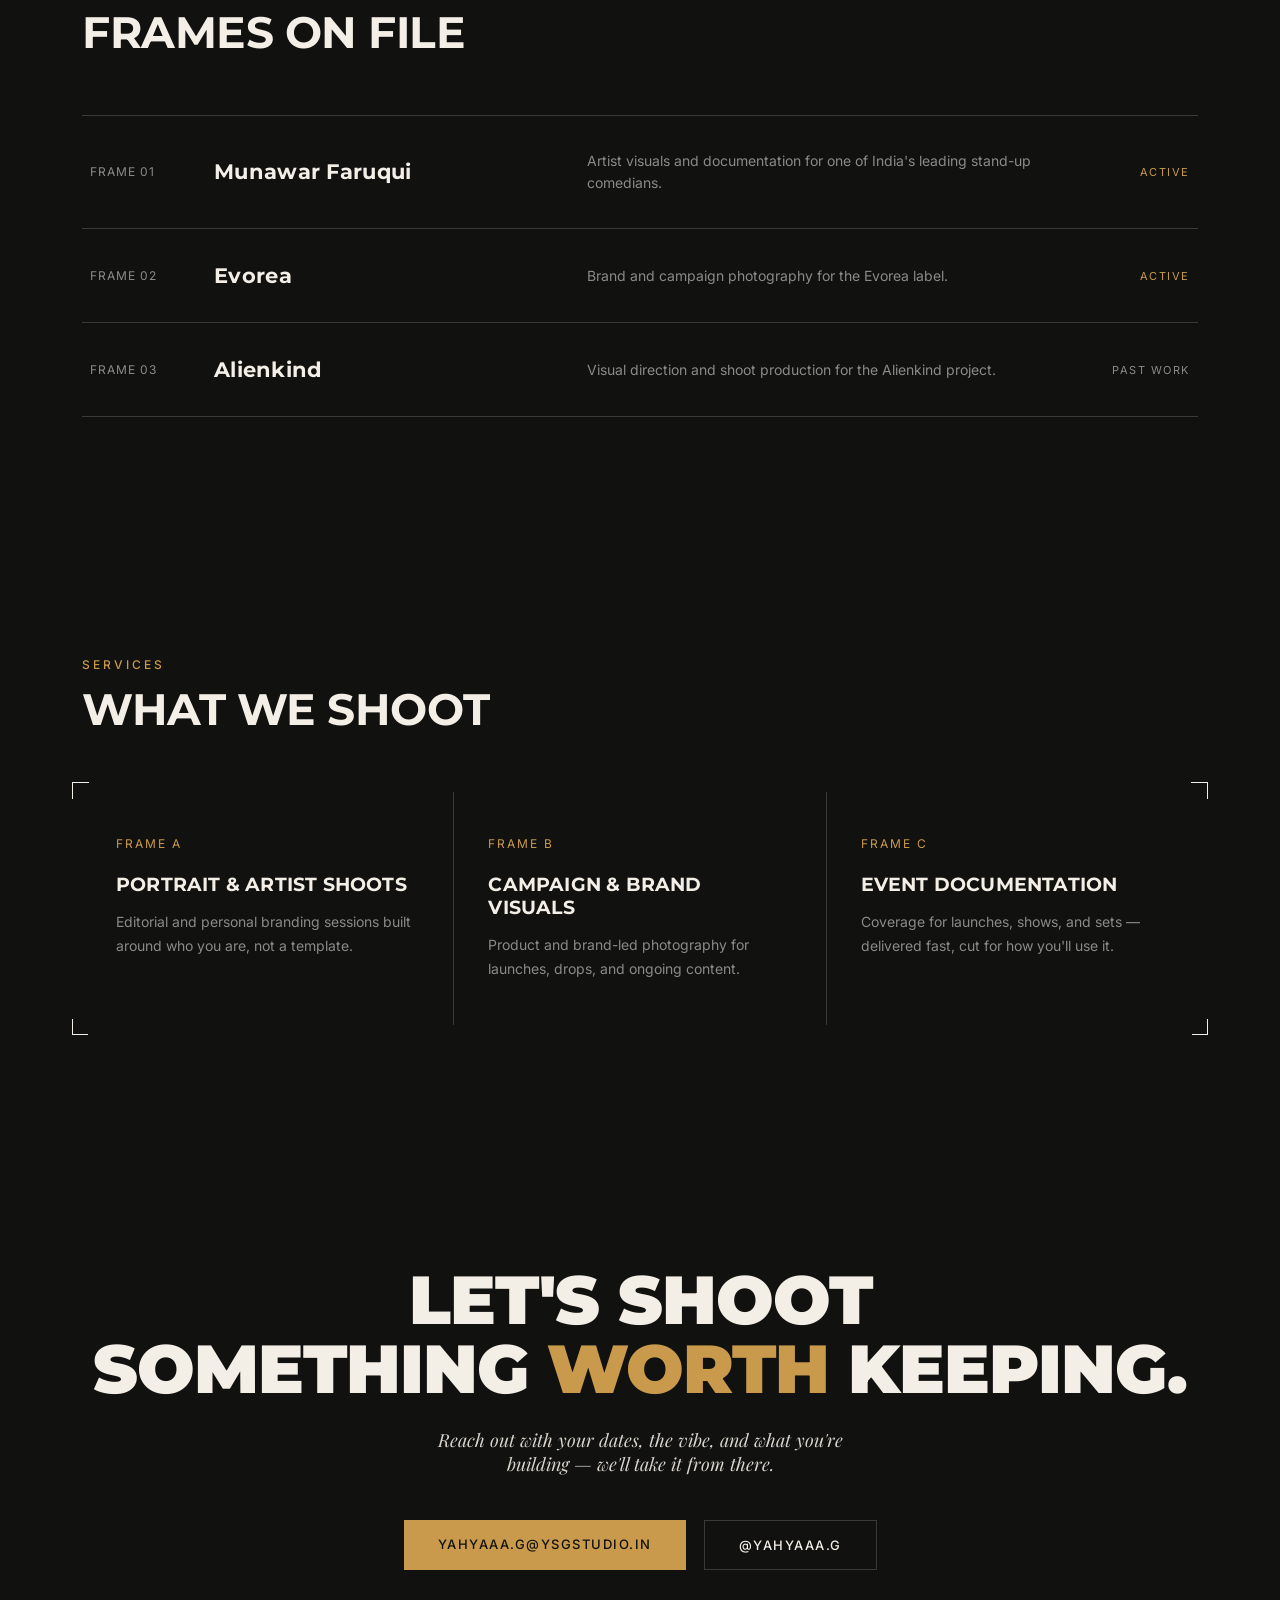
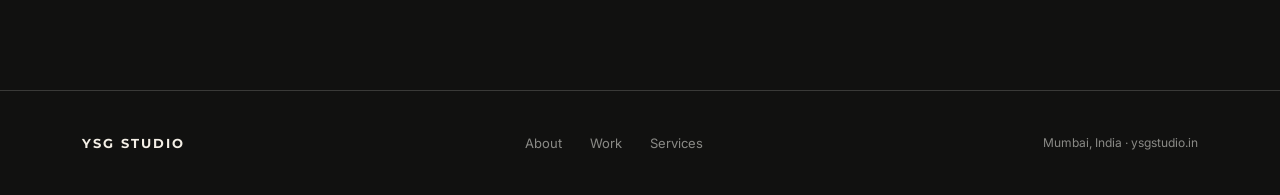
<file: index[1].html>
<!DOCTYPE html>
<html lang="en" class="no-js">
<head>
<meta charset="UTF-8">
<meta name="viewport" content="width=device-width, initial-scale=1.0">
<title>YSG Studio — Photography &amp; visual production</title>
<meta name="description" content="YSG Studio is a photography and visual production house in Mumbai. Portraits, campaign visuals, and artist documentation for Munawar Faruqui, Evorea, and Alienkind.">
<link rel="preconnect" href="https://fonts.googleapis.com">
<link rel="preconnect" href="https://fonts.gstatic.com" crossorigin>
<link href="https://fonts.googleapis.com/css2?family=Montserrat:wght@500;700;900&family=Playfair+Display:ital@1&family=Inter:wght@400;500&display=swap" rel="stylesheet">
<style>
  :root{
    --ink:#111110;
    --ink-2:#171715;
    --gold:#C99A4B;
    --gold-soft:#8a713e;
    --bone:#F4EFE6;
    --bone-dim:#D9D5CC;
    --slate:#3A3A38;
    --muted:#8A8A86;
  }
  *{box-sizing:border-box; margin:0; padding:0;}
  html{scroll-behavior:smooth;}
  body{
    background:var(--ink);
    color:var(--bone);
    font-family:'Inter', Arial, sans-serif;
    overflow-x:hidden;
  }
  ::selection{background:var(--gold); color:var(--ink);}

  a{color:inherit; text-decoration:none;}

  .wrap{max-width:1180px; margin:0 auto; padding:0 32px;}

  /* ---------- corner-bracket signature motif ---------- */
  .bracketed{position:relative;}
  .bracketed::before, .bracketed::after,
  .bracketed .bl, .bracketed .br{
    content:""; position:absolute; width:16px; height:16px;
    border-color:var(--gold); opacity:0; transition:opacity .5s ease, transform .5s ease;
  }
  .bracketed::before{ top:-10px; left:-10px; border-top:1.5px solid; border-left:1.5px solid; transform:translate(6px,6px);}
  .bracketed::after{ top:-10px; right:-10px; border-top:1.5px solid; border-right:1.5px solid; transform:translate(-6px,6px);}
  .bracketed .bl{ bottom:-10px; left:-10px; border-bottom:1.5px solid; border-left:1.5px solid; transform:translate(6px,-6px);}
  .bracketed .br{ bottom:-10px; right:-10px; border-bottom:1.5px solid; border-right:1.5px solid; transform:translate(-6px,-6px);}
  .bracketed.is-visible::before, .bracketed.is-visible::after,
  .bracketed.is-visible .bl, .bracketed.is-visible .br{ opacity:1; transform:translate(0,0);}
  .no-js .bracketed::before, .no-js .bracketed::after,
  .no-js .bracketed .bl, .no-js .bracketed .br{ opacity:1; transform:translate(0,0);}

  /* ---------- nav ---------- */
  header{
    position:fixed; top:0; left:0; right:0; z-index:50;
    background:rgba(17,17,16,0.85); backdrop-filter:blur(6px);
    border-bottom:0.5px solid var(--slate);
  }
  nav{
    display:flex; align-items:center; justify-content:space-between;
    padding:20px 32px; max-width:1180px; margin:0 auto;
  }
  .nav-mark{ display:flex; align-items:center; gap:10px; font-family:'Montserrat',sans-serif; font-weight:700; letter-spacing:2px; font-size:14px;}
  .nav-mark .dot{width:6px; height:6px; border-radius:50%; background:var(--gold);}
  .nav-links{ display:flex; gap:36px; font-size:13px; letter-spacing:0.5px; color:var(--bone-dim);}
  .nav-links a:hover{color:var(--gold);}
  .nav-cta{
    border:0.5px solid var(--gold-soft); color:var(--gold); padding:9px 18px;
    font-size:12px; letter-spacing:1px; text-transform:uppercase; transition:all .25s ease;
  }
  .nav-cta:hover{ background:var(--gold); color:var(--ink);}
  .nav-toggle{display:none;}

  /* ---------- hero ---------- */
  .hero{
    min-height:100vh; display:flex; flex-direction:column; justify-content:center;
    position:relative; padding-top:80px;
  }
  .hero-frame{
    position:absolute; inset:110px 32px auto 32px; height:calc(100vh - 220px);
    border:0.5px solid var(--slate); pointer-events:none;
  }
  .hero-frame span{
    position:absolute; font-family:'Inter'; font-size:11px; letter-spacing:2px; color:var(--muted);
  }
  .hero-frame .tl{top:-10px; left:12px; background:var(--ink); padding:0 6px;}
  .hero-frame .tr{top:-10px; right:12px; background:var(--ink); padding:0 6px;}
  .hero-frame .bl{bottom:-10px; left:12px; background:var(--ink); padding:0 6px;}
  .hero-frame .br{bottom:-10px; right:12px; background:var(--ink); padding:0 6px;}

  .hero-inner{max-width:1180px; margin:0 auto; padding:0 32px; width:100%;}
  .eyebrow{
    display:flex; align-items:center; gap:10px;
    font-family:'Inter'; font-size:12px; letter-spacing:3px; color:var(--muted); margin-bottom:28px;
    text-transform:uppercase;
  }
  .eyebrow .pulse{
    width:8px; height:8px; border-radius:50%; background:var(--gold);
    box-shadow:0 0 0 0 rgba(201,154,75,0.6); animation:pulse 2.2s infinite;
  }
  @keyframes pulse{
    0%{box-shadow:0 0 0 0 rgba(201,154,75,0.55);}
    70%{box-shadow:0 0 0 10px rgba(201,154,75,0);}
    100%{box-shadow:0 0 0 0 rgba(201,154,75,0);}
  }

  h1.display{
    font-family:'Montserrat', sans-serif; font-weight:900;
    font-size:clamp(52px, 9vw, 118px); line-height:0.94; letter-spacing:-1px;
    text-transform:uppercase;
  }
  h1.display .line2{ color:var(--gold);}

  .hero-tag{
    font-family:'Playfair Display', serif; font-style:italic;
    font-size:clamp(18px, 2.2vw, 24px); color:var(--bone-dim);
    margin-top:26px; max-width:520px;
  }

  .hero-meta{
    display:flex; gap:48px; margin-top:64px; flex-wrap:wrap;
  }
  .hero-meta div{font-size:13px; color:var(--muted);}
  .hero-meta strong{display:block; font-family:'Montserrat',sans-serif; color:var(--bone); font-size:15px; font-weight:700; margin-bottom:4px; letter-spacing:0.5px;}

  /* ---------- section shared ---------- */
  section{padding:120px 0;}
  .section-head{ display:flex; align-items:baseline; justify-content:space-between; margin-bottom:56px; flex-wrap:wrap; gap:16px;}
  .kicker{ font-size:12px; letter-spacing:3px; color:var(--gold); text-transform:uppercase; font-family:'Inter'; font-weight:500;}
  h2.section-title{
    font-family:'Montserrat', sans-serif; font-weight:700; font-size:clamp(28px,4vw,44px);
    text-transform:uppercase; letter-spacing:-0.5px; margin-top:10px;
  }
  .rule{height:0.5px; background:var(--slate); border:none; width:100%;}

  /* ---------- about ---------- */
  .about-grid{ display:grid; grid-template-columns:0.9fr 1.4fr; gap:80px; align-items:start;}
  .about-lead{
    font-family:'Playfair Display', serif; font-style:italic; font-size:26px; line-height:1.5; color:var(--bone);
  }
  .about-body p{ font-size:15px; line-height:1.85; color:var(--bone-dim); margin-bottom:18px;}
  .about-body p:last-child{margin-bottom:0;}

  /* ---------- work ---------- */
  .work-list{ display:flex; flex-direction:column;}
  .work-row{
    display:grid; grid-template-columns:100px 1fr 1.4fr 90px; align-items:center; gap:24px;
    padding:34px 8px; border-bottom:0.5px solid var(--slate);
    transition:background .3s ease;
  }
  .work-row:first-child{border-top:0.5px solid var(--slate);}
  .work-row:hover{background:var(--ink-2);}
  .work-frame-no{ font-family:'Inter'; font-size:12px; color:var(--muted); letter-spacing:1px;}
  .work-name{ font-family:'Montserrat', sans-serif; font-weight:700; font-size:21px; letter-spacing:0.3px;}
  .work-desc{ font-size:14px; color:var(--muted); line-height:1.6;}
  .work-tag{
    font-size:11px; letter-spacing:1.5px; color:var(--gold); text-transform:uppercase; text-align:right;
  }

  /* ---------- services ---------- */
  .services-grid{ display:grid; grid-template-columns:repeat(3,1fr); gap:1px; background:var(--slate);}
  .service-card{ background:var(--ink); padding:44px 34px;}
  .service-frame{ font-family:'Inter'; font-size:12px; color:var(--gold); letter-spacing:2px; margin-bottom:22px;}
  .service-title{ font-family:'Montserrat', sans-serif; font-weight:700; font-size:19px; margin-bottom:14px; text-transform:uppercase; letter-spacing:0.2px;}
  .service-desc{ font-size:14px; color:var(--muted); line-height:1.7;}

  /* ---------- contact / cta ---------- */
  .cta-section{ text-align:center;}
  .cta-title{
    font-family:'Montserrat', sans-serif; font-weight:900; font-size:clamp(36px,6vw,68px);
    text-transform:uppercase; line-height:1.02; letter-spacing:-1px;
  }
  .cta-title .gold{color:var(--gold);}
  .cta-sub{
    font-family:'Playfair Display', serif; font-style:italic; color:var(--bone-dim);
    font-size:18px; margin:24px auto 44px; max-width:460px;
  }
  .cta-buttons{ display:flex; gap:18px; justify-content:center; flex-wrap:wrap;}
  .btn{
    padding:16px 34px; font-size:13px; letter-spacing:1.5px; text-transform:uppercase; font-weight:500;
    transition:all .25s ease; display:inline-block;
  }
  .btn-primary{ background:var(--gold); color:var(--ink);}
  .btn-primary:hover{ background:var(--bone);}
  .btn-secondary{ border:0.5px solid var(--slate); color:var(--bone);}
  .btn-secondary:hover{ border-color:var(--gold); color:var(--gold);}

  /* ---------- footer ---------- */
  footer{ border-top:0.5px solid var(--slate); padding:44px 0;}
  .footer-inner{ display:flex; justify-content:space-between; align-items:center; flex-wrap:wrap; gap:16px;}
  .footer-mark{ font-family:'Montserrat', sans-serif; font-weight:700; letter-spacing:2px; font-size:13px;}
  .footer-links{ display:flex; gap:28px; font-size:13px; color:var(--muted);}
  .footer-links a:hover{color:var(--gold);}
  .footer-copy{ font-size:12px; color:var(--muted);}

  /* ---------- reveal on scroll (progressive enhancement — only hides content once JS confirms it can reveal it) ---------- */
  .js .reveal{ opacity:0; transform:translateY(18px); transition:opacity .7s ease, transform .7s ease;}
  .js .reveal.is-visible{ opacity:1; transform:translateY(0);}
  @media (prefers-reduced-motion: reduce){
    .js .reveal{ opacity:1; transform:none; transition:none;}
  }

  /* ---------- responsive ---------- */
  @media (max-width:860px){
    .nav-links{display:none;}
    .about-grid{grid-template-columns:1fr; gap:36px;}
    .work-row{grid-template-columns:50px 1fr; row-gap:8px;}
    .work-desc{grid-column:2/3;}
    .work-tag{display:none;}
    .services-grid{grid-template-columns:1fr;}
    section{padding:80px 0;}
    .hero-meta{gap:28px;}
  }
</style>
</head>
<body>

<header>
  <nav>
    <div class="nav-mark"><span class="dot"></span>YSG STUDIO</div>
    <div class="nav-links">
      <a href="#about">About</a>
      <a href="#work">Work</a>
      <a href="#services">Services</a>
    </div>
    <a class="nav-cta" href="mailto:yahyaaa.g@ysgstudio.in">Book a shoot</a>
  </nav>
</header>

<section class="hero">
  <div class="hero-frame">
    <span class="tl">YSG / 01</span>
    <span class="tr">MUMBAI, IN</span>
    <span class="bl">EST. 2026</span>
    <span class="br">F/2.8</span>
  </div>
  <div class="hero-inner">
    <div class="eyebrow"><span class="pulse"></span>Photography &amp; visual production</div>
    <h1 class="display">Every frame<br><span class="line2">has a pulse.</span></h1>
    <p class="hero-tag">YSG Studio shoots portraits, campaigns, and artist documentation for people who don't settle for average.</p>
    <div class="hero-meta">
      <div><strong>2</strong>Active clients</div>
      <div><strong>Mumbai</strong>Based, pan-India ready</div>
      <div><strong>@yahyaaa.g</strong>Instagram</div>
    </div>
  </div>
</section>

<section id="about">
  <div class="wrap">
    <div class="section-head reveal">
      <div>
        <div class="kicker">About</div>
        <h2 class="section-title">The studio</h2>
      </div>
    </div>
    <div class="about-grid">
      <p class="about-lead reveal">We shoot for people whose work already has energy — our job is to make sure the frame keeps up.</p>
      <div class="about-body reveal">
        <p>YSG Studio is a photography and visual production house built around a single idea: every frame should carry energy, not just information. We work across portraiture, campaign visuals, and artist documentation.</p>
        <p>We shoot for musicians, comedians, and brands who want their imagery to feel as alive as the work it represents — and we're building a trusted network of creators across India's major cities to take that standard beyond Mumbai.</p>
      </div>
    </div>
  </div>
</section>

<section id="work">
  <div class="wrap">
    <div class="section-head reveal">
      <div>
        <div class="kicker">Selected work</div>
        <h2 class="section-title">Frames on file</h2>
      </div>
    </div>
    <div class="work-list reveal">
      <div class="work-row">
        <div class="work-frame-no">FRAME 01</div>
        <div class="work-name">Munawar Faruqui</div>
        <div class="work-desc">Artist visuals and documentation for one of India's leading stand-up comedians.</div>
        <div class="work-tag">Active</div>
      </div>
      <div class="work-row">
        <div class="work-frame-no">FRAME 02</div>
        <div class="work-name">Evorea</div>
        <div class="work-desc">Brand and campaign photography for the Evorea label.</div>
        <div class="work-tag">Active</div>
      </div>
      <div class="work-row">
        <div class="work-frame-no">FRAME 03</div>
        <div class="work-name">Alienkind</div>
        <div class="work-desc">Visual direction and shoot production for the Alienkind project.</div>
        <div class="work-tag" style="color:var(--muted);">Past work</div>
      </div>
    </div>
  </div>
</section>

<section id="services">
  <div class="wrap">
    <div class="section-head reveal">
      <div>
        <div class="kicker">Services</div>
        <h2 class="section-title">What we shoot</h2>
      </div>
    </div>
    <div class="services-grid reveal bracketed">
      <span class="bl"></span><span class="br"></span>
      <div class="service-card">
        <div class="service-frame">FRAME A</div>
        <div class="service-title">Portrait &amp; artist shoots</div>
        <div class="service-desc">Editorial and personal branding sessions built around who you are, not a template.</div>
      </div>
      <div class="service-card">
        <div class="service-frame">FRAME B</div>
        <div class="service-title">Campaign &amp; brand visuals</div>
        <div class="service-desc">Product and brand-led photography for launches, drops, and ongoing content.</div>
      </div>
      <div class="service-card">
        <div class="service-frame">FRAME C</div>
        <div class="service-title">Event documentation</div>
        <div class="service-desc">Coverage for launches, shows, and sets — delivered fast, cut for how you'll use it.</div>
      </div>
    </div>
  </div>
</section>

<section class="cta-section">
  <div class="wrap reveal">
    <h2 class="cta-title">Let's shoot<br>something <span class="gold">worth</span> keeping.</h2>
    <p class="cta-sub">Reach out with your dates, the vibe, and what you're building — we'll take it from there.</p>
    <div class="cta-buttons">
      <a class="btn btn-primary" href="mailto:yahyaaa.g@ysgstudio.in">yahyaaa.g@ysgstudio.in</a>
      <a class="btn btn-secondary" href="https://instagram.com/yahyaaa.g" target="_blank" rel="noopener">@yahyaaa.g</a>
    </div>
  </div>
</section>

<footer>
  <div class="wrap footer-inner">
    <div class="footer-mark">YSG STUDIO</div>
    <div class="footer-links">
      <a href="#about">About</a>
      <a href="#work">Work</a>
      <a href="#services">Services</a>
    </div>
    <div class="footer-copy">Mumbai, India · ysgstudio.in</div>
  </div>
</footer>

<script>
  document.documentElement.classList.remove('no-js');
  document.documentElement.classList.add('js');
  // scroll reveal
  const reveals = document.querySelectorAll('.reveal');
  const io = new IntersectionObserver((entries)=>{
    entries.forEach(e=>{ if(e.isIntersecting){ e.target.classList.add('is-visible'); } });
  }, {threshold:0.15});
  reveals.forEach(el=>io.observe(el));

  // bracket motif on services block
  const bracketed = document.querySelectorAll('.bracketed');
  const bio = new IntersectionObserver((entries)=>{
    entries.forEach(e=>{ if(e.isIntersecting){ e.target.classList.add('is-visible'); } });
  }, {threshold:0.2});
  bracketed.forEach(el=>bio.observe(el));
</script>

</body>
</html>
</file>
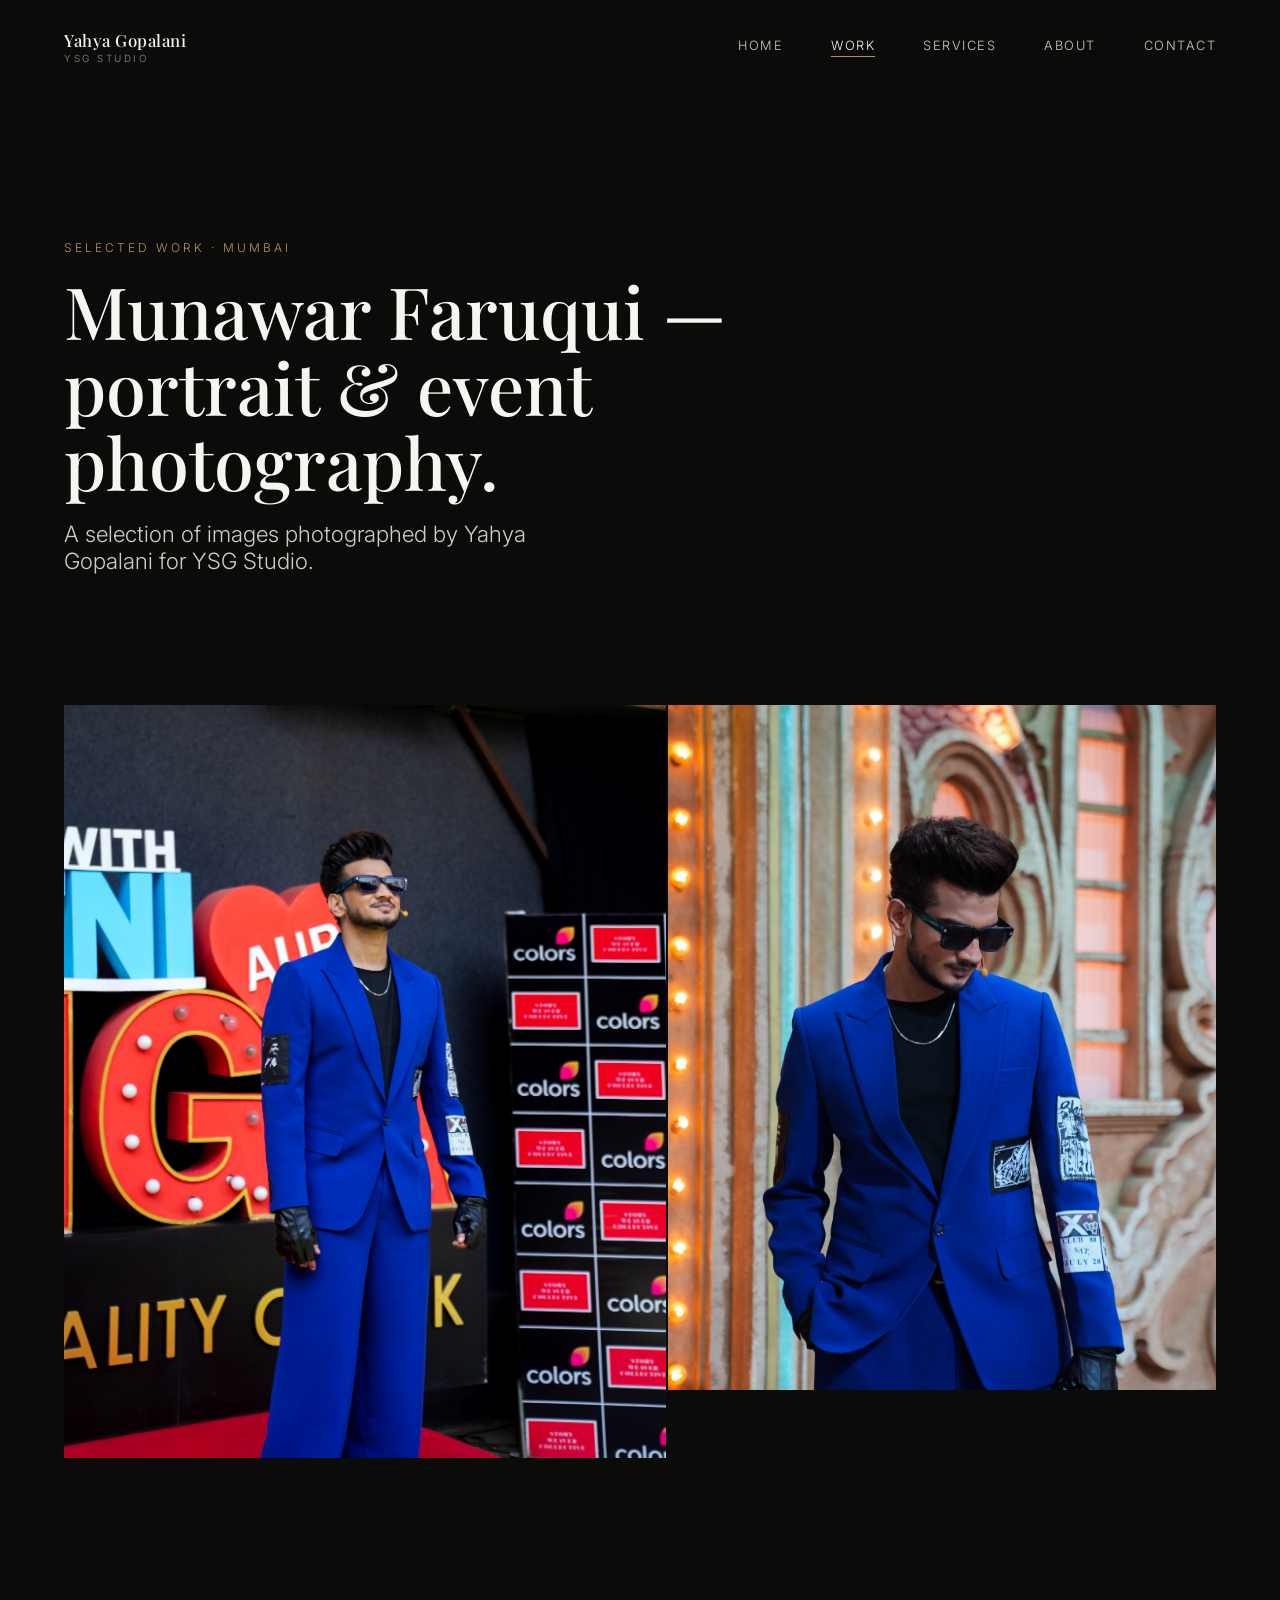
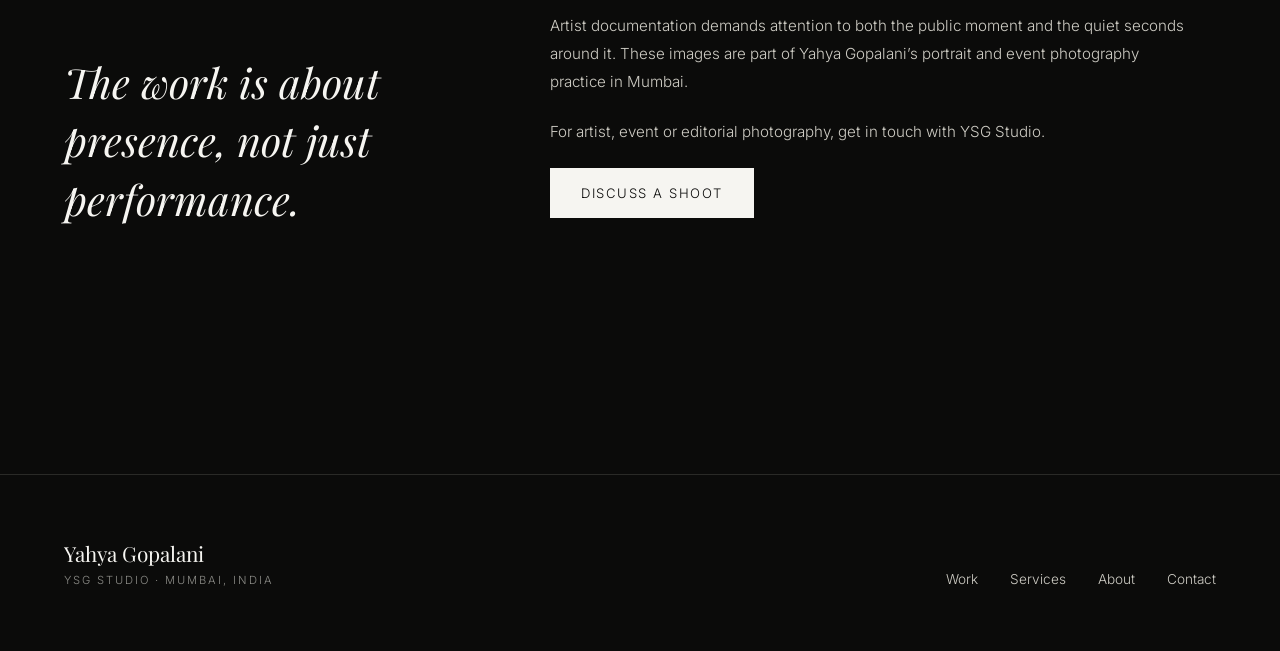
<file: munawar-faruqui-photography.html>
<!DOCTYPE html>
<html lang="en">
<head>
<meta charset="UTF-8"><meta name="viewport" content="width=device-width, initial-scale=1.0">
<title>Munawar Faruqui Photography | Yahya Gopalani | YSG Studio</title>
<meta name="description" content="Portrait and event photography featuring Munawar Faruqui, photographed by Mumbai photographer Yahya Gopalani for YSG Studio.">
<meta name="author" content="Yahya Gopalani"><meta name="robots" content="index, follow, max-image-preview:large"><link rel="canonical" href="https://ysgstudio.in/munawar-faruqui-photography.html">
<meta property="og:type" content="article"><meta property="og:title" content="Munawar Faruqui Photography | Yahya Gopalani"><meta property="og:description" content="A selection of portrait and event photography featuring Munawar Faruqui."><meta property="og:url" content="https://ysgstudio.in/munawar-faruqui-photography.html"><meta property="og:site_name" content="YSG Studio"><meta name="twitter:card" content="summary_large_image"><link rel="stylesheet" href="css/styles.css">
<script type="application/ld+json">{"@context":"https://schema.org","@type":"CreativeWork","name":"Munawar Faruqui Photography","url":"https://ysgstudio.in/munawar-faruqui-photography.html","creator":{"@type":"Person","name":"Yahya Gopalani","url":"https://ysgstudio.in/"},"about":{"@type":"Person","name":"Munawar Faruqui"},"image":["https://ysgstudio.in/images/munawar%201.JPG","https://ysgstudio.in/images/munawar%202.JPG"]}</script>
</head>
<body>
<a class="skip-link" href="#main">Skip to content</a>
<header class="site-header"><div class="wrap nav-inner"><a href="index.html" class="brand"><span class="name">Yahya Gopalani</span><span class="sub">YSG Studio</span></a><button class="nav-toggle" aria-label="Toggle menu" aria-expanded="false" aria-controls="nav-links">Menu</button><nav class="nav-links" id="nav-links" aria-label="Primary"><a href="index.html">Home</a><a href="gallery.html" aria-current="page">Work</a><a href="services.html">Services</a><a href="about.html">About</a><a href="contact.html">Contact</a></nav></div></header>
<main id="main">
<section class="section about-hero"><div class="wrap"><p class="eyebrow">Selected work · Mumbai</p><h1 class="about-title">Munawar Faruqui — portrait &amp; event photography.</h1><p class="contact-lead">A selection of images photographed by Yahya Gopalani for YSG Studio.</p></div></section>
<section class="section-tight"><div class="wrap preview-grid"><figure class="preview-item preview-tall"><img src="images/munawar%201.JPG" alt="Munawar Faruqui on stage, photographed by Yahya Gopalani" loading="eager" width="1599" height="1068"><figcaption>Munawar Faruqui — Artist Documentation</figcaption></figure><figure class="preview-item"><img src="images/munawar%202.JPG" alt="Portrait of Munawar Faruqui, photographed by Yahya Gopalani" loading="lazy" width="1600" height="1066"><figcaption>Munawar Faruqui — Portrait</figcaption></figure></div></section>
<section class="section-tight"><div class="wrap about-grid"><div class="about-lead-col"><p class="about-lead">The work is about presence, not just performance.</p></div><div class="about-body-col"><p>Artist documentation demands attention to both the public moment and the quiet seconds around it. These images are part of Yahya Gopalani’s portrait and event photography practice in Mumbai.</p><p>For artist, event or editorial photography, get in touch with YSG Studio.</p><a class="btn btn-solid" href="contact.html">Discuss a shoot</a></div></div></section>
</main>
<footer class="site-footer"><div class="wrap footer-grid"><div class="footer-brand"><div class="name">Yahya Gopalani</div><div class="sub">YSG Studio · Mumbai, India</div></div><nav class="footer-links" aria-label="Footer"><a href="gallery.html">Work</a><a href="services.html">Services</a><a href="about.html">About</a><a href="contact.html">Contact</a></nav></div></footer><script src="js/main.js"></script>
</body>
</html>
</file>
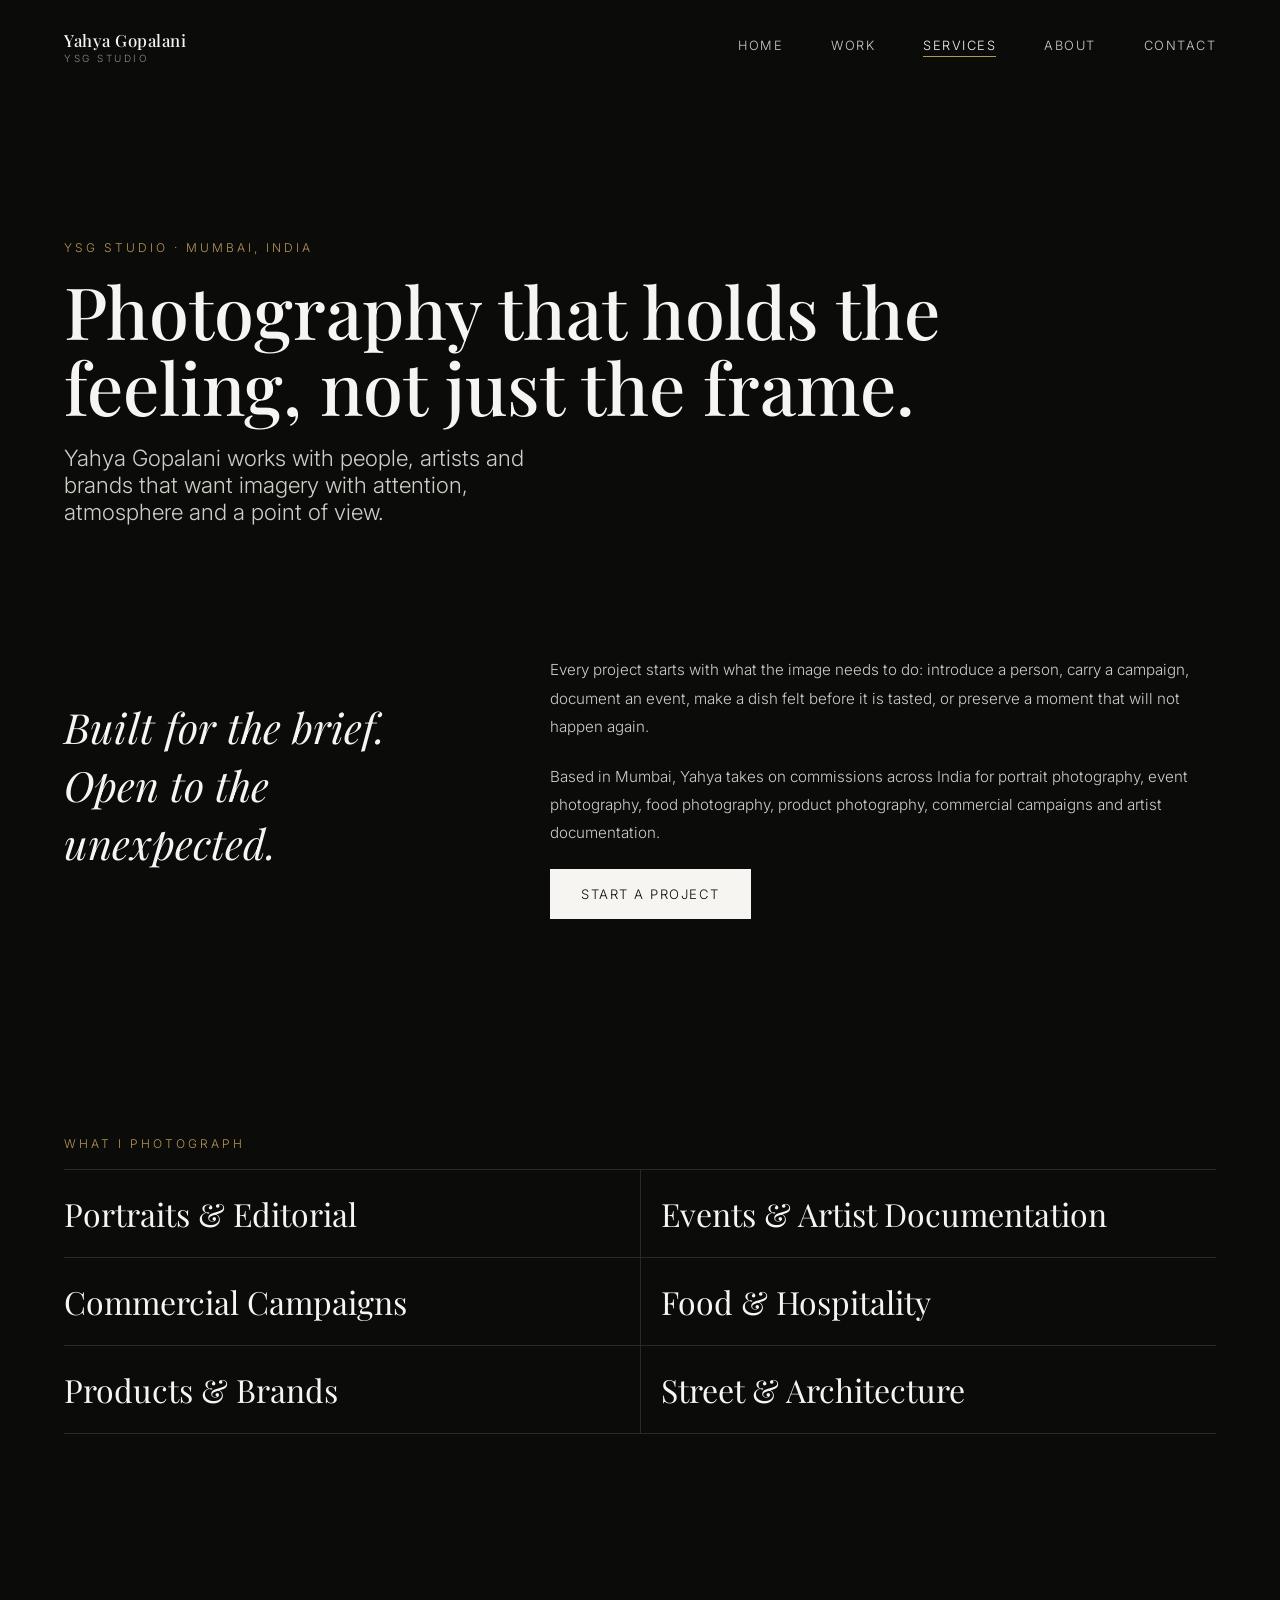
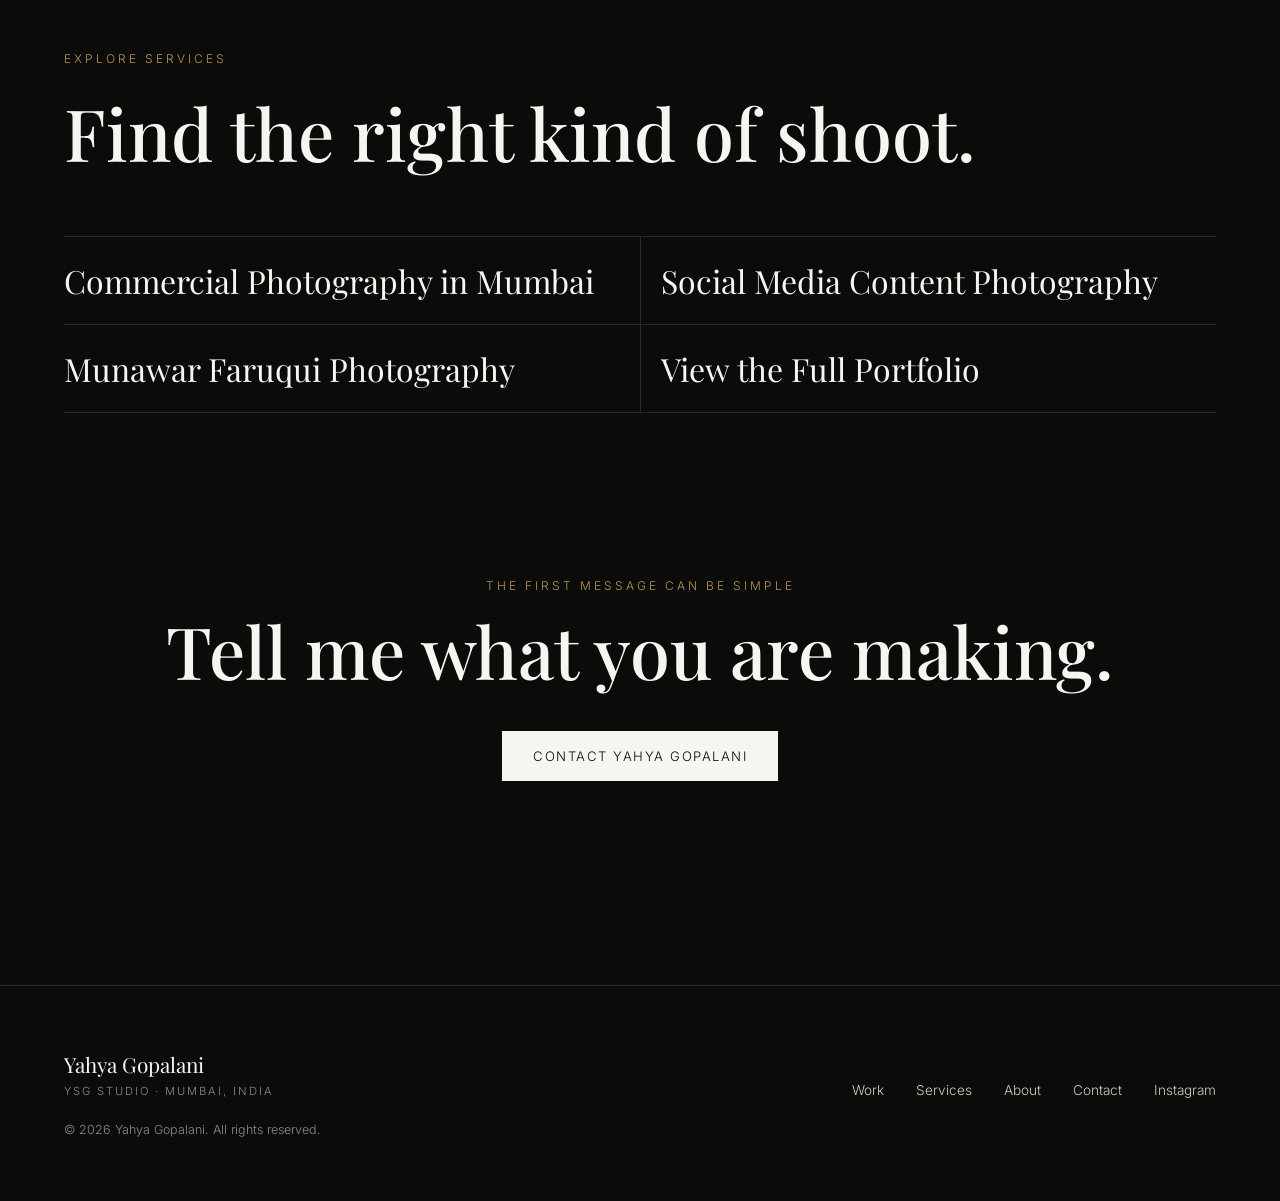
<file: services.html>
<!DOCTYPE html>
<html lang="en">
<head>
<meta charset="UTF-8">
<meta name="viewport" content="width=device-width, initial-scale=1.0">
<title>Mumbai Photographer for Brands, Events & Portraits | Yahya Gopalani</title>
<meta name="description" content="Hire Yahya Gopalani, a Mumbai photographer for portraits, events, food, products, commercial campaigns and brand storytelling across India.">
<meta name="author" content="Yahya Gopalani">
<meta name="robots" content="index, follow, max-image-preview:large">
<link rel="canonical" href="https://ysgstudio.in/services.html">
<meta property="og:type" content="website">
<meta property="og:title" content="Photography Services in Mumbai | Yahya Gopalani">
<meta property="og:description" content="Portrait, event, food, product and commercial photography by Yahya Gopalani.">
<meta property="og:url" content="https://ysgstudio.in/services.html">
<meta property="og:site_name" content="YSG Studio">
<meta name="twitter:card" content="summary_large_image">
<link rel="stylesheet" href="css/styles.css">
<script type="application/ld+json">
{
  "@context": "https://schema.org",
  "@type": "Service",
  "name": "Photography Services by Yahya Gopalani",
  "url": "https://ysgstudio.in/services.html",
  "provider": { "@type": "Person", "name": "Yahya Gopalani", "url": "https://ysgstudio.in/" },
  "areaServed": { "@type": "Country", "name": "India" },
  "serviceType": ["Portrait Photography", "Event Photography", "Commercial Photography", "Food Photography", "Product Photography"]
}
</script>
<script type="application/ld+json">
{
  "@context": "https://schema.org",
  "@type": "FAQPage",
  "mainEntity": [
    { "@type": "Question", "name": "Where is Yahya Gopalani based?", "acceptedAnswer": { "@type": "Answer", "text": "Yahya Gopalani is a photographer based in Mumbai and available for projects across India." } },
    { "@type": "Question", "name": "What photography services does Yahya Gopalani offer?", "acceptedAnswer": { "@type": "Answer", "text": "Yahya photographs portraits, events, food, products, commercial campaigns, street stories and artist documentation." } },
    { "@type": "Question", "name": "How can I contact Yahya Gopalani for a photography project?", "acceptedAnswer": { "@type": "Answer", "text": "Use the contact page to share the project, location, timing and intended use of the photography." } }
  ]
}
</script>
</head>
<body>
<a class="skip-link" href="#main">Skip to content</a>
<header class="site-header">
  <div class="wrap nav-inner">
    <a href="index.html" class="brand"><span class="name">Yahya Gopalani</span><span class="sub">YSG Studio</span></a>
    <button class="nav-toggle" aria-label="Open menu" aria-expanded="false" aria-controls="nav-links">Menu</button>
    <nav class="nav-links" id="nav-links" aria-label="Primary">
      <a href="index.html">Home</a><a href="gallery.html">Work</a><a href="services.html" aria-current="page">Services</a><a href="about.html">About</a><a href="contact.html">Contact</a>
    </nav>
  </div>
</header>
<main id="main">
  <section class="section about-hero">
    <div class="wrap"><p class="eyebrow reveal">YSG Studio · Mumbai, India</p><h1 class="about-title reveal">Photography that holds the feeling, not just the frame.</h1><p class="contact-lead reveal">Yahya Gopalani works with people, artists and brands that want imagery with attention, atmosphere and a point of view.</p></div>
  </section>
  <section class="section-tight"><div class="wrap about-grid">
    <div class="about-lead-col reveal"><p class="about-lead">Built for the brief. Open to the unexpected.</p></div>
    <div class="about-body-col reveal"><p>Every project starts with what the image needs to do: introduce a person, carry a campaign, document an event, make a dish felt before it is tasted, or preserve a moment that will not happen again.</p><p>Based in Mumbai, Yahya takes on commissions across India for portrait photography, event photography, food photography, product photography, commercial campaigns and artist documentation.</p><a class="btn btn-solid" href="contact.html">Start a project</a></div>
  </div></section>
  <section class="section"><div class="wrap"><p class="eyebrow reveal">What I photograph</p><ul class="discipline-list"><li class="reveal">Portraits &amp; Editorial</li><li class="reveal">Events &amp; Artist Documentation</li><li class="reveal">Commercial Campaigns</li><li class="reveal">Food &amp; Hospitality</li><li class="reveal">Products &amp; Brands</li><li class="reveal">Street &amp; Architecture</li></ul></div></section>
  <section class="section-tight"><div class="wrap"><div class="section-head"><p class="eyebrow">Explore services</p><h2 class="section-title">Find the right kind of shoot.</h2></div><ul class="discipline-list"><li><a href="commercial-photography-mumbai.html">Commercial Photography in Mumbai</a></li><li><a href="social-media-photography-mumbai.html">Social Media Content Photography</a></li><li><a href="munawar-faruqui-photography.html">Munawar Faruqui Photography</a></li><li><a href="gallery.html">View the Full Portfolio</a></li></ul></div></section>
  <section class="section-tight"><div class="wrap cta-block reveal"><p class="eyebrow">The first message can be simple</p><h2 class="cta-title">Tell me what you are making.</h2><a class="btn btn-solid" href="contact.html">Contact Yahya Gopalani</a></div></section>
</main>
<footer class="site-footer"><div class="wrap footer-grid"><div class="footer-brand"><div class="name">Yahya Gopalani</div><div class="sub">YSG Studio · Mumbai, India</div></div><nav class="footer-links" aria-label="Footer"><a href="gallery.html">Work</a><a href="services.html">Services</a><a href="about.html">About</a><a href="contact.html">Contact</a><a href="https://instagram.com/yahyaaa.g" target="_blank" rel="noopener me">Instagram</a></nav></div><div class="wrap footer-meta" style="margin-top:24px;">© <span id="year"></span> Yahya Gopalani. All rights reserved.</div></footer>
<script src="js/main.js"></script><script>document.getElementById('year').textContent = new Date().getFullYear();</script>
</body>
</html>
</file>
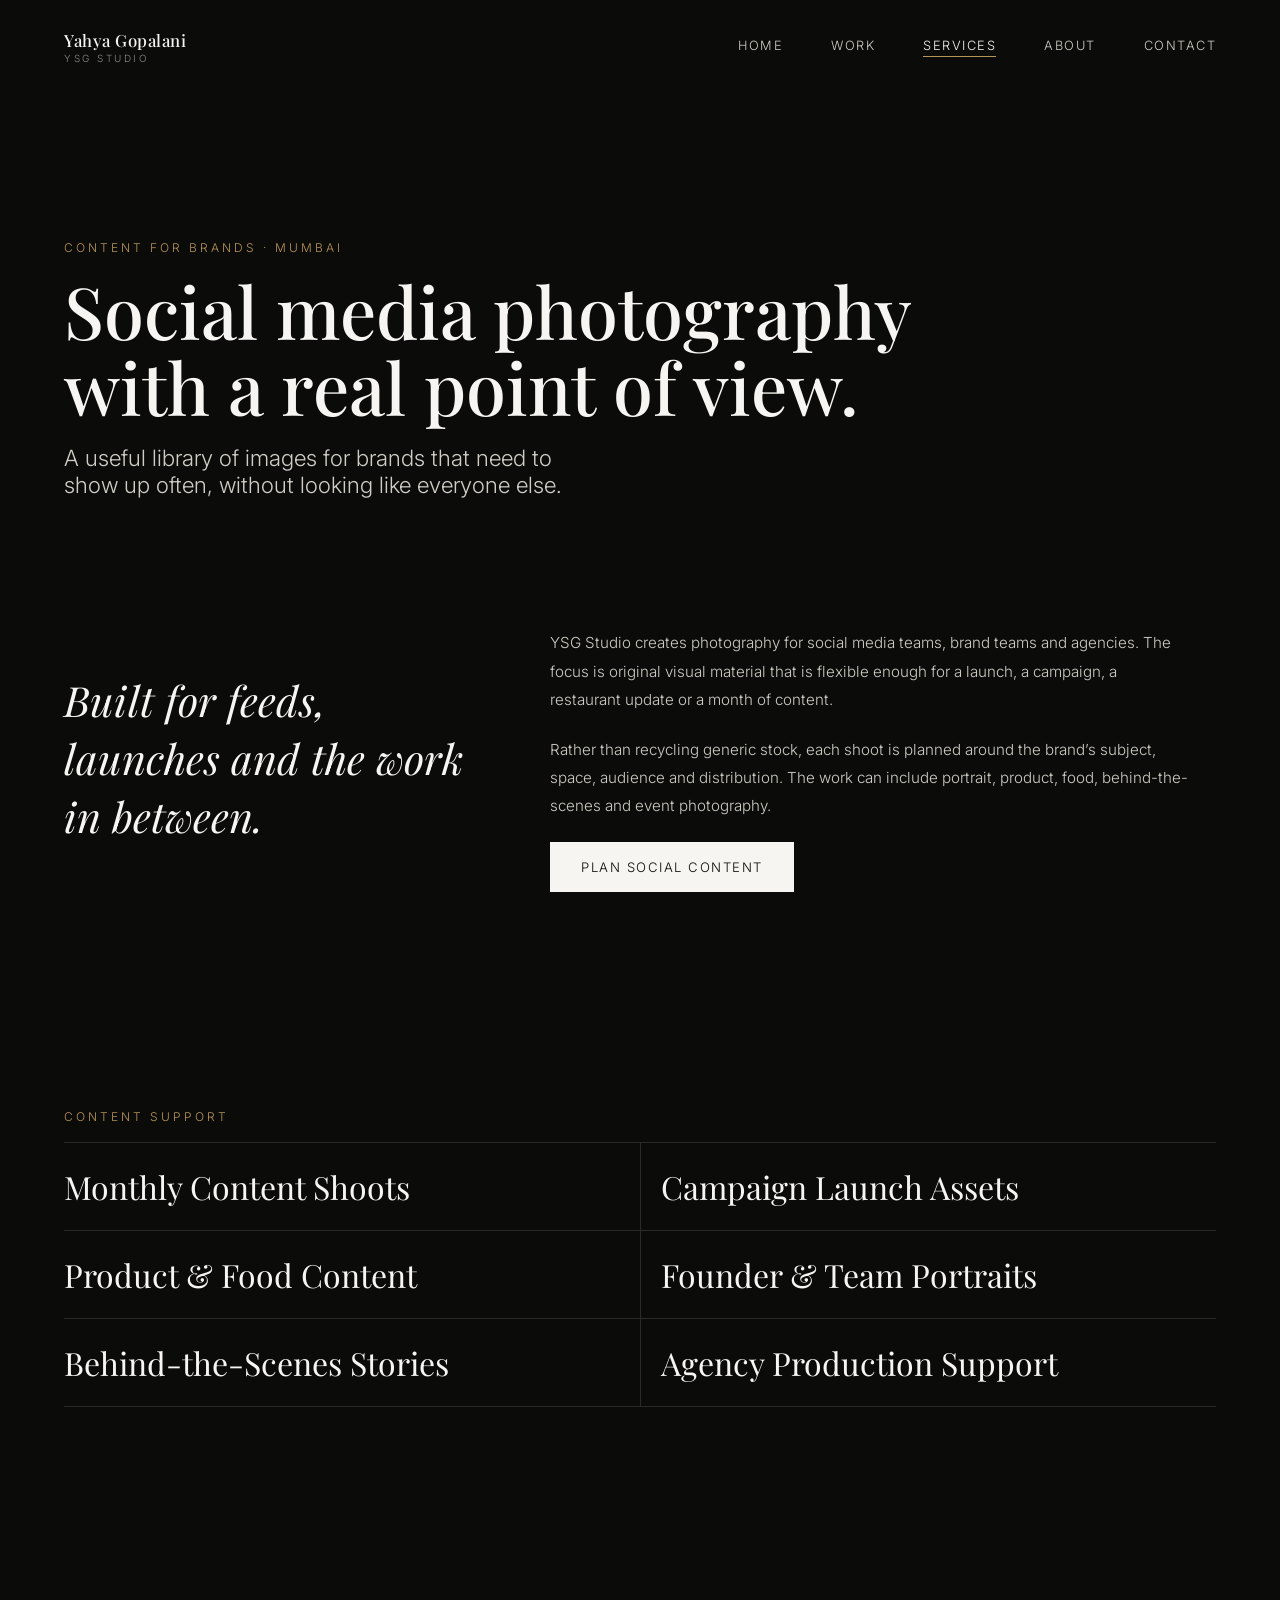
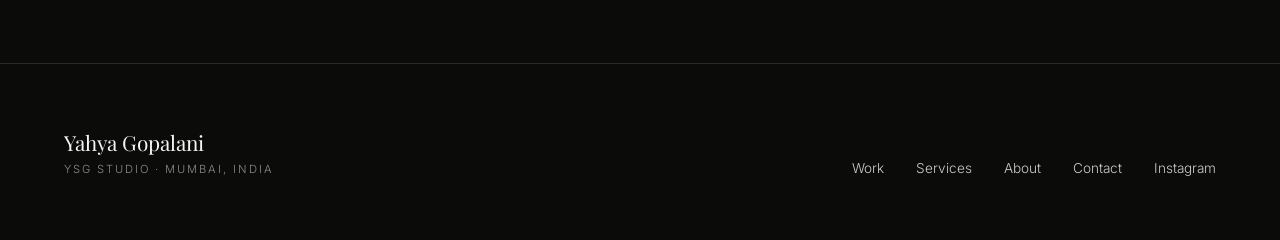
<file: social-media-photography-mumbai.html>
<!DOCTYPE html>
<html lang="en">
<head>
<meta charset="UTF-8"><meta name="viewport" content="width=device-width, initial-scale=1.0">
<title>Social Media Content Photographer in Mumbai | Yahya Gopalani</title>
<meta name="description" content="Social media content photography in Mumbai for brands, agencies, restaurants, products, artists and campaigns by Yahya Gopalani.">
<meta name="author" content="Yahya Gopalani"><meta name="robots" content="index, follow, max-image-preview:large"><link rel="canonical" href="https://ysgstudio.in/social-media-photography-mumbai.html">
<meta property="og:type" content="website"><meta property="og:title" content="Social Media Content Photographer in Mumbai | Yahya Gopalani"><meta property="og:description" content="Original photography built for a brand’s social presence."><meta property="og:url" content="https://ysgstudio.in/social-media-photography-mumbai.html"><meta property="og:site_name" content="YSG Studio"><meta name="twitter:card" content="summary_large_image"><link rel="stylesheet" href="css/styles.css">
<script type="application/ld+json">{"@context":"https://schema.org","@type":"Service","name":"Social Media Content Photography in Mumbai","url":"https://ysgstudio.in/social-media-photography-mumbai.html","description":"Social media photography and content asset production for brands and agencies in Mumbai.","provider":{"@type":"ProfessionalService","name":"YSG Studio","url":"https://ysgstudio.in/"},"areaServed":{"@type":"City","name":"Mumbai"},"serviceType":"Social Media Content Photography"}</script>
</head>
<body>
<a class="skip-link" href="#main">Skip to content</a>
<header class="site-header"><div class="wrap nav-inner"><a href="index.html" class="brand"><span class="name">Yahya Gopalani</span><span class="sub">YSG Studio</span></a><button class="nav-toggle" aria-label="Toggle menu" aria-expanded="false" aria-controls="nav-links">Menu</button><nav class="nav-links" id="nav-links" aria-label="Primary"><a href="index.html">Home</a><a href="gallery.html">Work</a><a href="services.html" aria-current="page">Services</a><a href="about.html">About</a><a href="contact.html">Contact</a></nav></div></header>
<main id="main">
<section class="section about-hero"><div class="wrap"><p class="eyebrow">Content for brands · Mumbai</p><h1 class="about-title">Social media photography with a real point of view.</h1><p class="contact-lead">A useful library of images for brands that need to show up often, without looking like everyone else.</p></div></section>
<section class="section-tight"><div class="wrap about-grid"><div class="about-lead-col"><p class="about-lead">Built for feeds, launches and the work in between.</p></div><div class="about-body-col"><p>YSG Studio creates photography for social media teams, brand teams and agencies. The focus is original visual material that is flexible enough for a launch, a campaign, a restaurant update or a month of content.</p><p>Rather than recycling generic stock, each shoot is planned around the brand’s subject, space, audience and distribution. The work can include portrait, product, food, behind-the-scenes and event photography.</p><a class="btn btn-solid" href="contact.html">Plan social content</a></div></div></section>
<section class="section"><div class="wrap"><p class="eyebrow">Content support</p><ul class="discipline-list"><li>Monthly Content Shoots</li><li>Campaign Launch Assets</li><li>Product &amp; Food Content</li><li>Founder &amp; Team Portraits</li><li>Behind-the-Scenes Stories</li><li>Agency Production Support</li></ul></div></section>
</main>
<footer class="site-footer"><div class="wrap footer-grid"><div class="footer-brand"><div class="name">Yahya Gopalani</div><div class="sub">YSG Studio · Mumbai, India</div></div><nav class="footer-links" aria-label="Footer"><a href="gallery.html">Work</a><a href="services.html">Services</a><a href="about.html">About</a><a href="contact.html">Contact</a><a href="https://instagram.com/yahyaaa.g" target="_blank" rel="noopener me">Instagram</a></nav></div></footer><script src="js/main.js"></script>
</body>
</html>
</file>
<file: css/styles.css>
/* ==========================================================================
   YAHYA GOPALANI — Photography & Visual Art
   Design system: quiet, editorial, museum-like. Mono palette + one accent.
   ========================================================================== */

@import url('https://fonts.googleapis.com/css2?family=Playfair+Display:ital,wght@0,400;0,500;0,600;1,400&family=Inter:wght@300;400;500;600&display=swap');

:root{
  /* ---- palette: near-mono, one restrained accent ---- */
  --black:#0b0b0a;
  --black-2:#121211;
  --white:#f6f5f1;
  --white-dim:#cfcdc5;
  --grey:#8c8c87;
  --grey-line:#2a2a27;
  --accent:#b99457; /* muted, desaturated gold — used sparingly, not as brand wallpaper */

  /* ---- type ---- */
  --serif:'Playfair Display', Georgia, serif;
  --sans:'Inter', -apple-system, sans-serif;

  /* ---- fluid type scale ---- */
  --fs-hero: clamp(2.75rem, 9vw, 8rem);
  --fs-h1: clamp(2.25rem, 6vw, 4.5rem);
  --fs-h2: clamp(1.6rem, 3.6vw, 2.6rem);
  --fs-lead: clamp(1.05rem, 2vw, 1.4rem);
  --fs-body: clamp(0.95rem, 1.1vw, 1.05rem);
  --fs-small: 0.8rem;

  /* ---- fluid spacing ---- */
  --space-section: clamp(4rem, 10vw, 10rem);
  --space-gutter: clamp(1.25rem, 5vw, 4rem);
  --max-w: 1440px;
}

*,*::before,*::after{ box-sizing:border-box; }
html{ scroll-behavior:smooth; }
body{
  margin:0;
  background:var(--black);
  color:var(--white);
  font-family:var(--sans);
  font-weight:300;
  -webkit-font-smoothing:antialiased;
  overflow-x:hidden;
}
body.menu-open{ overflow:hidden; }
body.modal-open{ overflow:hidden; }
img{ max-width:100%; display:block; }
a{ color:inherit; text-decoration:none; }
::selection{ background:var(--accent); color:var(--black); }

/* ---- skip link (a11y) ---- */
.skip-link{
  position:absolute; left:-9999px; top:0; z-index:200;
  background:var(--white); color:var(--black); padding:14px 22px;
  font-family:var(--sans); font-size:0.9rem;
}
.skip-link:focus{ left:var(--space-gutter); top:var(--space-gutter); }

/* ---- focus states (a11y) ---- */
a:focus-visible, button:focus-visible, [tabindex]:focus-visible{
  outline:1.5px solid var(--accent); outline-offset:4px;
}

.wrap{ max-width:var(--max-w); margin:0 auto; padding:0 var(--space-gutter); }

/* ==========================================================================
   NAV
   ========================================================================== */
.site-header{
  position:fixed; top:0; left:0; right:0; z-index:100;
  padding:clamp(20px,3vw,32px) 0;
  transition:background .4s ease, border-color .4s ease;
  border-bottom:1px solid transparent;
}
.site-header.is-scrolled{
  background:rgba(11,11,10,0.88); backdrop-filter:blur(10px);
  border-bottom-color:var(--grey-line);
}
.nav-inner{ display:flex; align-items:center; justify-content:space-between; }
.brand{ display:flex; flex-direction:column; line-height:1; }
.brand .name{ font-family:var(--serif); font-size:1.05rem; letter-spacing:0.5px; font-weight:500; }
.brand .sub{ font-family:var(--sans); font-size:0.62rem; letter-spacing:2.5px; color:var(--grey); margin-top:5px; text-transform:uppercase; }
.nav-links{ display:flex; gap:clamp(24px,4vw,48px); align-items:center; }
.nav-links a{
  font-size:0.8rem; letter-spacing:1.5px; text-transform:uppercase; color:var(--white-dim);
  position:relative; padding-bottom:4px;
}
.nav-links a::after{
  content:""; position:absolute; left:0; bottom:0; width:0; height:1px; background:var(--accent);
  transition:width .35s ease;
}
.nav-links a:hover::after, .nav-links a[aria-current="page"]::after{ width:100%; }
.nav-links a[aria-current="page"]{ color:var(--white); }
.nav-toggle{ display:none; min-width:56px; padding:8px 0; background:none; border:none; color:var(--white); cursor:pointer; font-size:.72rem; letter-spacing:1.5px; text-transform:uppercase; text-align:right; }

@media (max-width:760px){
  .nav-links{
    position:fixed; inset:0 0 0 auto; width:min(78vw,340px);
    background:var(--black-2); flex-direction:column; align-items:flex-start;
    padding:100px 32px 40px; gap:28px;
    transform:translateX(100%); transition:transform .45s cubic-bezier(.76,0,.24,1);
    border-left:1px solid var(--grey-line);
  }
  .nav-links.is-open{ transform:translateX(0); }
  .nav-toggle{ display:block; z-index:110; }
  .nav-links a{ font-size:1rem; }
}

/* ==========================================================================
   FOOTER
   ========================================================================== */
.site-footer{
  border-top:1px solid var(--grey-line);
  padding:clamp(40px,6vw,64px) 0;
  margin-top:var(--space-section);
}
.footer-grid{
  display:flex; flex-wrap:wrap; gap:32px; justify-content:space-between; align-items:flex-end;
}
.footer-brand .name{ font-family:var(--serif); font-size:1.3rem; }
.footer-brand .sub{ font-size:0.7rem; letter-spacing:2px; color:var(--grey); text-transform:uppercase; margin-top:6px; }
.footer-links{ display:flex; gap:32px; flex-wrap:wrap; }
.footer-links a{ font-size:0.85rem; color:var(--white-dim); }
.footer-links a:hover{ color:var(--accent); }
.footer-meta{ font-size:0.78rem; color:var(--grey); }

/* ==========================================================================
   REVEAL ON SCROLL (progressive enhancement — visible by default)
   ========================================================================== */
.js .reveal{ opacity:0; transform:translateY(28px); transition:opacity 1s ease, transform 1s cubic-bezier(.16,1,.3,1); }
.js .reveal.is-visible{ opacity:1; transform:translateY(0); }
@media (prefers-reduced-motion: reduce){
  .js .reveal{ opacity:1; transform:none; transition:none; }
  html{ scroll-behavior:auto; }
}

/* ==========================================================================
   BUTTONS / LINKS
   ========================================================================== */
.btn{
  display:inline-flex; align-items:center; gap:10px;
  font-size:0.82rem; letter-spacing:1.5px; text-transform:uppercase;
  padding:16px 30px; border:1px solid var(--grey-line); transition:all .3s ease;
}
.btn:hover{ border-color:var(--white); }
.btn-solid{ background:var(--white); color:var(--black); border-color:var(--white); }
.btn-solid:hover{ background:var(--accent); border-color:var(--accent); color:var(--black); }

/* ===========================================================================
   SOCIAL MEDIA ANNOUNCEMENT MODAL
   ======================================================================== */
.studio-modal{ position:fixed; z-index:300; inset:0; display:grid; place-items:center; padding:20px; opacity:0; visibility:hidden; transition:opacity .22s ease, visibility .22s ease; }
.studio-modal.is-open{ opacity:1; visibility:visible; }
.studio-modal__backdrop{ position:absolute; inset:0; background:rgba(4,4,4,.86); backdrop-filter:blur(10px); }
.studio-modal__panel{ position:relative; z-index:1; width:min(100%,540px); padding:clamp(34px,6vw,68px); background:#151513; border:1px solid #383833; box-shadow:0 28px 90px rgba(0,0,0,.45); transform:translateY(14px); transition:transform .28s cubic-bezier(.16,1,.3,1); }
.studio-modal.is-open .studio-modal__panel{ transform:translateY(0); }
.studio-modal__close{ position:absolute; top:15px; right:18px; width:42px; height:42px; padding:0; border:0; background:transparent; color:var(--white-dim); font-family:var(--sans); font-size:1.9rem; font-weight:300; line-height:1; cursor:pointer; }
.studio-modal__close:hover{ color:var(--accent); }
.studio-modal__eyebrow{ margin:0 0 25px; color:var(--accent); font-size:.67rem; letter-spacing:2px; text-transform:uppercase; }
.studio-modal h2{ max-width:440px; margin:0 0 22px; font-family:var(--serif); font-size:clamp(2.8rem,6vw,4.6rem); font-weight:400; line-height:.92; letter-spacing:-.055em; }
.studio-modal p:not(.studio-modal__eyebrow){ max-width:420px; margin:0 0 34px; color:var(--white-dim); font-size:1rem; line-height:1.65; }
.studio-modal__cta{ gap:14px; }
@media (max-width:540px){ .studio-modal{ padding:14px; align-items:end; } .studio-modal__panel{ padding:48px 26px 30px; } .studio-modal h2{ font-size:clamp(2.65rem,14vw,3.8rem); } }
@media (prefers-reduced-motion: reduce){ .studio-modal, .studio-modal__panel{ transition:none; } }

.text-link{ position:relative; padding-bottom:3px; border-bottom:1px solid var(--grey-line); }
.text-link:hover{ border-color:var(--accent); color:var(--accent); }

/* ==========================================================================
   UTILITIES
   ========================================================================== */
.eyebrow{ font-size:0.75rem; letter-spacing:3px; text-transform:uppercase; color:var(--accent); margin-bottom:18px; }
.section{ padding:var(--space-section) 0; }
.section-tight{ padding:calc(var(--space-section) * 0.6) 0; }
.hr{ border:none; border-top:1px solid var(--grey-line); }
.visually-hidden{ position:absolute; width:1px; height:1px; overflow:hidden; clip:rect(0,0,0,0); white-space:nowrap; }
.text-accent{ color:var(--accent); }
.hide-mobile{ display:inline; }
@media (max-width:600px){ .hide-mobile{ display:none; } }

/* ==========================================================================
   HOME — hero
   ========================================================================== */
.hero{ min-height:calc(100svh - 28px); padding-top:112px; }
.hero--studio{ display:flex; align-items:center; }
.hero-editorial{ display:grid; grid-template-columns:minmax(0,1fr) minmax(340px,.9fr); gap:clamp(40px,7vw,120px); align-items:center; width:100%; }
.hero-copy{ padding:clamp(24px,4vw,62px) 0; }
.hero-index{ color:var(--accent); font-size:.68rem; letter-spacing:2px; margin:0 0 clamp(28px,5vw,72px); }
.hero-title{
  font-family:var(--serif); font-weight:400; font-size:clamp(3.7rem,6.65vw,7.45rem);
  line-height:.92; margin:0 0 30px; letter-spacing:-.055em;
}
.hero-lead{ font-size:clamp(1rem,1.35vw,1.16rem); color:var(--white-dim); max-width:420px; line-height:1.6; font-weight:300; margin:0 0 34px; }
.hero-actions{ display:flex; flex-wrap:wrap; align-items:center; gap:22px; }
.hero-link{ display:inline-flex; gap:14px; padding-bottom:8px; border-bottom:1px solid var(--white); font-size:.74rem; letter-spacing:1.8px; text-transform:uppercase; }
.hero-link:hover{ color:var(--accent); border-color:var(--accent); }
.hero-image{ margin:0; position:relative; background:var(--black-2); aspect-ratio:4/5; max-height:650px; overflow:hidden; }
.hero-image::after{ content:""; position:absolute; inset:0; background:linear-gradient(180deg, transparent 55%, rgba(0,0,0,.4)); pointer-events:none; }
.hero-image img{ width:100%; height:100%; object-fit:cover; object-position:center; filter:saturate(.86) contrast(1.03); }
.hero-image figcaption{ position:absolute; z-index:1; left:16px; bottom:14px; font-size:.62rem; letter-spacing:1.2px; color:var(--white-dim); text-transform:uppercase; }
@media (max-width:760px){
  .hero{ min-height:auto; padding:118px 0 0; }
  .hero-editorial{ grid-template-columns:1fr; gap:38px; }
  .hero-copy{ padding:16px 0 0; }
  .hero-index{ margin-bottom:36px; }
  .hero-title{ font-size:clamp(3.45rem,16vw,5.5rem); }
  .hero-image{ aspect-ratio:16/10; max-height:none; margin:0; }
  .hero-image img{ object-position:center 34%; }
}

/* ==========================================================================
   HOME — intro statement
   ========================================================================== */
.intro-grid{ max-width:920px; }
.intro-text{
  font-family:var(--serif); font-style:italic; font-weight:400;
  font-size:var(--fs-h2); line-height:1.5; color:var(--white);
}

/* ==========================================================================
   HOME — section head (shared pattern)
   ========================================================================== */
.section-head{ margin-bottom:clamp(32px,5vw,56px); }
.section-title{ font-family:var(--serif); font-size:var(--fs-h1); font-weight:500; margin:6px 0 0; }

/* ==========================================================================
   HOME — preview grid
   ========================================================================== */
.preview-grid{
  display:grid; grid-template-columns:1.1fr 1fr; gap:2px;
  max-width:var(--max-w); margin:0 auto; padding:0 var(--space-gutter);
}
.preview-item{ position:relative; overflow:hidden; margin:0; background:var(--black-2); }
.preview-item img{ width:100%; height:100%; object-fit:cover; transition:transform .8s cubic-bezier(.16,1,.3,1); }
.preview-item:hover img{ transform:scale(1.035); }
.preview-tall{ aspect-ratio:4/5; }
.preview-item:not(.preview-tall){ aspect-ratio:4/5; }
.preview-item figcaption{
  position:absolute; left:0; bottom:0; right:0; padding:20px 22px;
  font-size:0.78rem; letter-spacing:0.5px; color:var(--white);
  background:linear-gradient(to top, rgba(0,0,0,0.65), transparent);
  opacity:0; transform:translateY(8px); transition:opacity .35s ease, transform .35s ease;
}
.preview-item:hover figcaption{ opacity:1; transform:translateY(0); }
@media (max-width:760px){
  .preview-grid{ grid-template-columns:1fr; }
}
.preview-cta{ margin-top:28px; text-align:right; }


/* ==========================================================================
   HOME — discipline list
   ========================================================================== */
.discipline-list{
  list-style:none; margin:0; padding:0;
  display:grid; grid-template-columns:repeat(2,1fr); gap:0;
  border-top:1px solid var(--grey-line);
}
.discipline-list li{
  font-family:var(--serif); font-size:clamp(1.3rem,3vw,2rem); font-weight:400;
  padding:22px 0; border-bottom:1px solid var(--grey-line);
}
.discipline-list li:nth-child(odd){ padding-right:20px; }
.discipline-list li:nth-child(even){ padding-left:20px; border-left:1px solid var(--grey-line); }
@media (max-width:640px){
  .discipline-list{ grid-template-columns:1fr; }
  .discipline-list li:nth-child(even){ border-left:none; padding-left:0; }
}

/* ==========================================================================
   HOME — CTA block
   ========================================================================== */
.cta-block{ text-align:center; }
.cta-title{
  font-family:var(--serif); font-weight:500; font-size:var(--fs-h1);
  line-height:1.1; margin:0 0 40px;
}

/* ===========================================================================
   HOME — Client process
   ======================================================================== */
.process-list{ list-style:none; margin:0; padding:0; border-top:1px solid var(--grey-line); }
.process-list li{ display:grid; grid-template-columns:72px minmax(0,1fr); gap:24px; padding:25px 0; border-bottom:1px solid var(--grey-line); }
.process-list li > span{ color:var(--accent); font-size:.72rem; letter-spacing:1.5px; padding-top:4px; }
.process-list h3{ font-family:var(--serif); font-weight:400; font-size:clamp(1.35rem,2.5vw,2rem); margin:0 0 7px; }
.process-list p{ color:var(--grey); font-size:.95rem; margin:0; }
@media (max-width:600px){ .process-list li{ grid-template-columns:46px minmax(0,1fr); gap:14px; } }

/* ==========================================================================
   ABOUT
   ========================================================================== */
.about-hero{ padding-top:calc(100px + var(--space-section)); padding-bottom:2rem; }
.about-title{ font-family:var(--serif); font-weight:500; font-size:var(--fs-h1); max-width:900px; line-height:1.05; margin:0; }
.about-grid{ display:grid; grid-template-columns:0.8fr 1.3fr; gap:clamp(32px,6vw,80px); }
.about-lead-col{ min-width:0; }
.about-lead{ font-family:var(--serif); font-style:italic; font-size:var(--fs-h2); line-height:1.4; position:sticky; top:120px; }
.about-body-col p{ font-size:var(--fs-body); line-height:1.85; color:var(--white-dim); margin:0 0 22px; max-width:640px; }
.about-body-col p:last-child{ margin-bottom:0; }
@media (max-width:820px){
  .about-grid{ grid-template-columns:1fr; }
  .about-lead{ position:static; }
}

/* ==========================================================================
   GALLERY — masonry
   ========================================================================== */
.gallery-hero{ padding-top:calc(100px + var(--space-section)); }
.masonry{
  column-count:1; column-gap:2px;
}
@media (min-width:640px){ .masonry{ column-count:2; } }
@media (min-width:1100px){ .masonry{ column-count:2; } }
.g-item{
  break-inside:avoid; margin:0 0 2px; position:relative; overflow:hidden;
  cursor:pointer; background:var(--black-2);
}
.g-item img{ width:100%; height:auto; display:block; transition:transform .7s cubic-bezier(.16,1,.3,1), filter .5s ease; }
.g-item:hover img{ transform:scale(1.03); }
.g-item figcaption{
  position:absolute; left:0; right:0; bottom:0; padding:20px 22px;
  display:flex; flex-direction:column; gap:2px;
  background:linear-gradient(to top, rgba(0,0,0,0.7), transparent);
  opacity:0; transform:translateY(8px); transition:opacity .35s ease, transform .35s ease;
}
.g-item:hover figcaption, .g-item:focus-visible figcaption{ opacity:1; transform:translateY(0); }
.g-title{ font-family:var(--serif); font-size:1.1rem; }
.g-tag{ font-size:0.7rem; letter-spacing:1.5px; text-transform:uppercase; color:var(--grey); }
.gallery-note{ margin-top:40px; color:var(--grey); font-size:0.92rem; }

/* ==========================================================================
   LIGHTBOX
   ========================================================================== */
.lightbox{
  position:fixed; inset:0; z-index:200; background:rgba(6,6,5,0.97);
  display:flex; align-items:center; justify-content:center;
  opacity:0; visibility:hidden; transition:opacity .35s ease;
  padding:24px;
}
.lightbox.is-open{ opacity:1; visibility:visible; }
.lb-figure{ margin:0; max-width:min(1100px,92vw); max-height:88vh; text-align:center; }
.lb-figure img{ max-height:80vh; max-width:100%; margin:0 auto; object-fit:contain; }
.lb-caption{ margin-top:16px; font-size:0.85rem; color:var(--grey); letter-spacing:0.5px; }
.lb-close, .lb-prev, .lb-next{
  position:absolute; background:none; border:none; color:var(--white); cursor:pointer;
  padding:12px; transition:opacity .25s ease, color .25s ease;
}
.lb-close:hover, .lb-prev:hover, .lb-next:hover{ color:var(--accent); }
.lb-close{ top:20px; right:20px; }
.lb-prev{ left:12px; top:50%; transform:translateY(-50%); }
.lb-next{ right:12px; top:50%; transform:translateY(-50%); }
@media (max-width:600px){
  .lb-prev, .lb-next{ padding:8px; }
}

/* ==========================================================================
   CONTACT
   ========================================================================== */
.contact-hero{ padding-top:calc(100px + var(--space-section)); padding-bottom:1rem; }
.contact-lead{ font-size:var(--fs-lead); color:var(--white-dim); max-width:520px; margin-top:20px; }
.contact-grid{ display:grid; grid-template-columns:1.4fr 1fr; gap:clamp(40px,6vw,90px); align-items:start; }
.contact-primary{ min-width:0; }
.contact-email{
  font-family:var(--serif); font-size:clamp(1.6rem,4.2vw,3rem); font-weight:500;
  word-break:break-word; line-height:1.2; display:inline-block;
  border-bottom:1px solid var(--grey-line); padding-bottom:10px;
  transition:color .3s ease, border-color .3s ease;
}
.contact-email:hover{ color:var(--accent); border-color:var(--accent); }
.contact-hint{ display:block; margin-top:18px; font-size:0.85rem; color:var(--grey); }
.contact-secondary{ display:flex; flex-direction:column; gap:32px; }
.contact-block p{ margin:0; color:var(--white-dim); font-size:0.95rem; line-height:1.6; }
@media (max-width:820px){
  .contact-grid{ grid-template-columns:1fr; }
}
</file>
